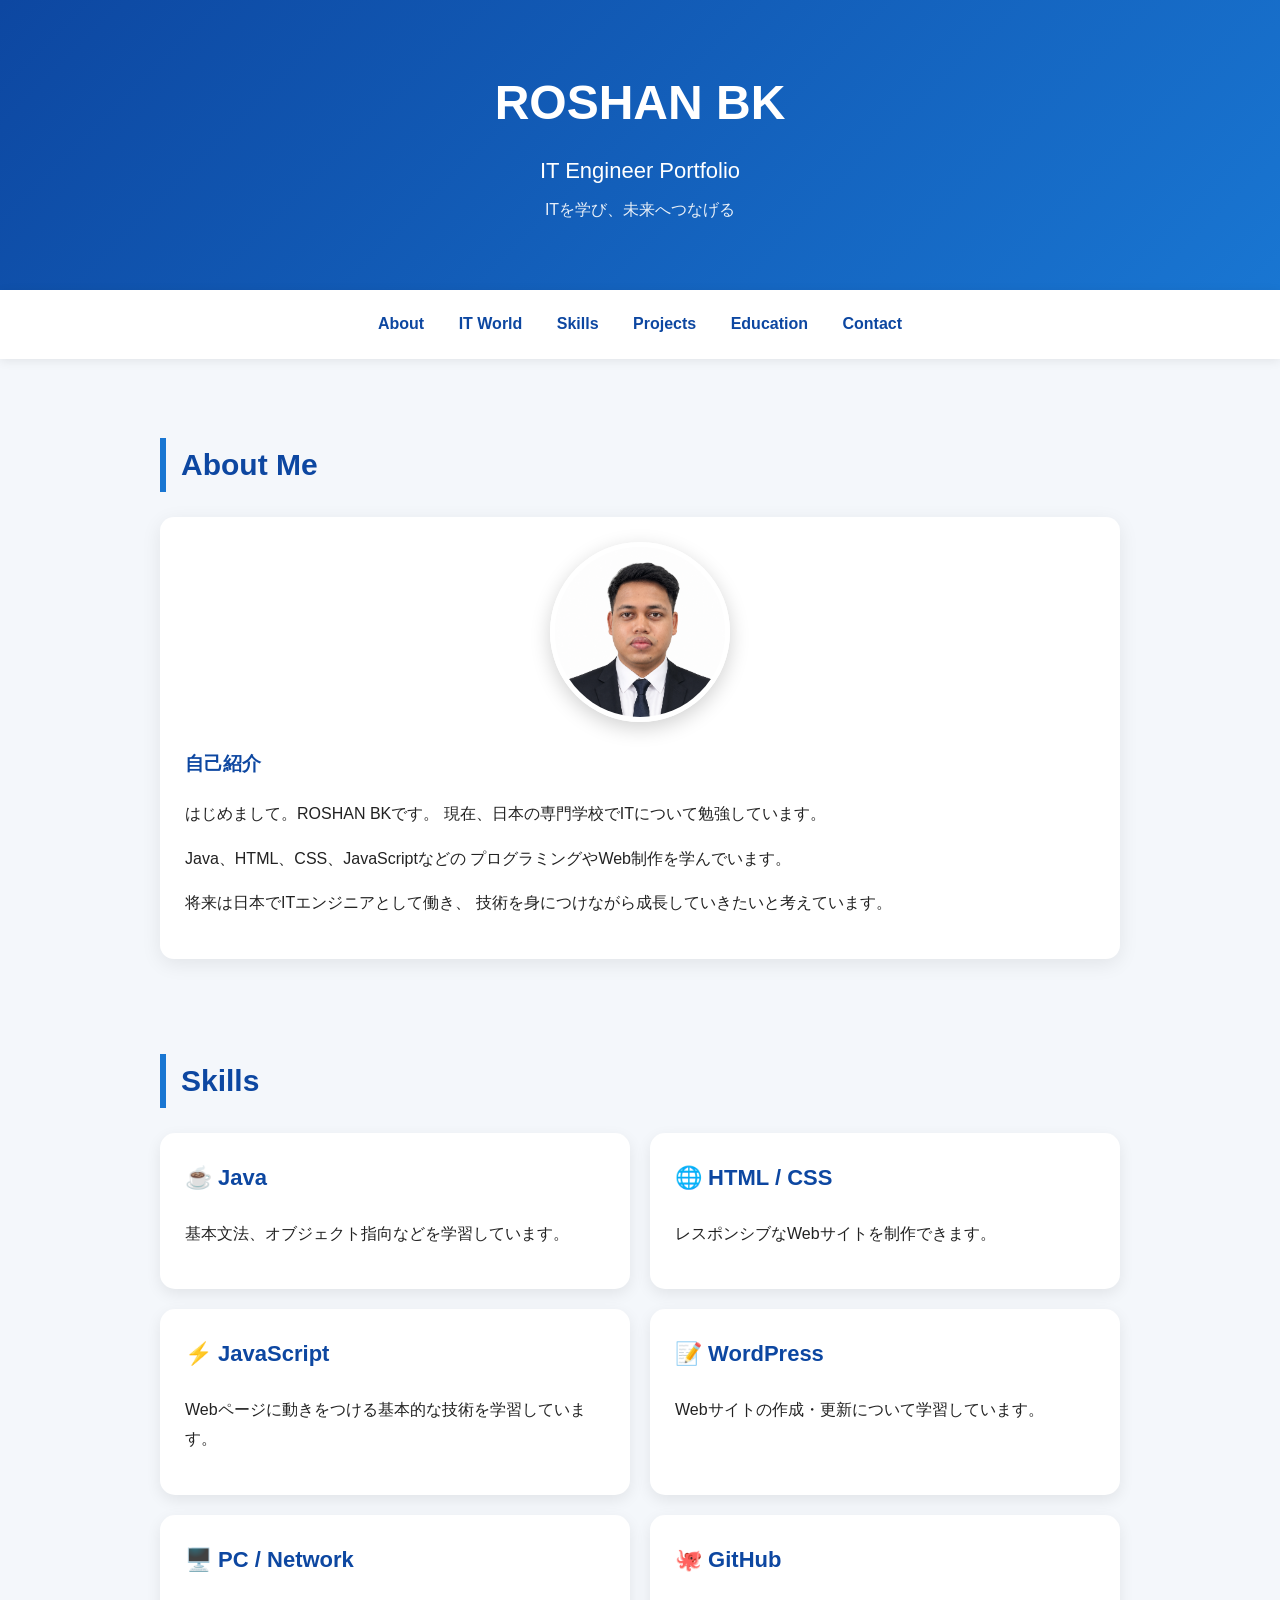
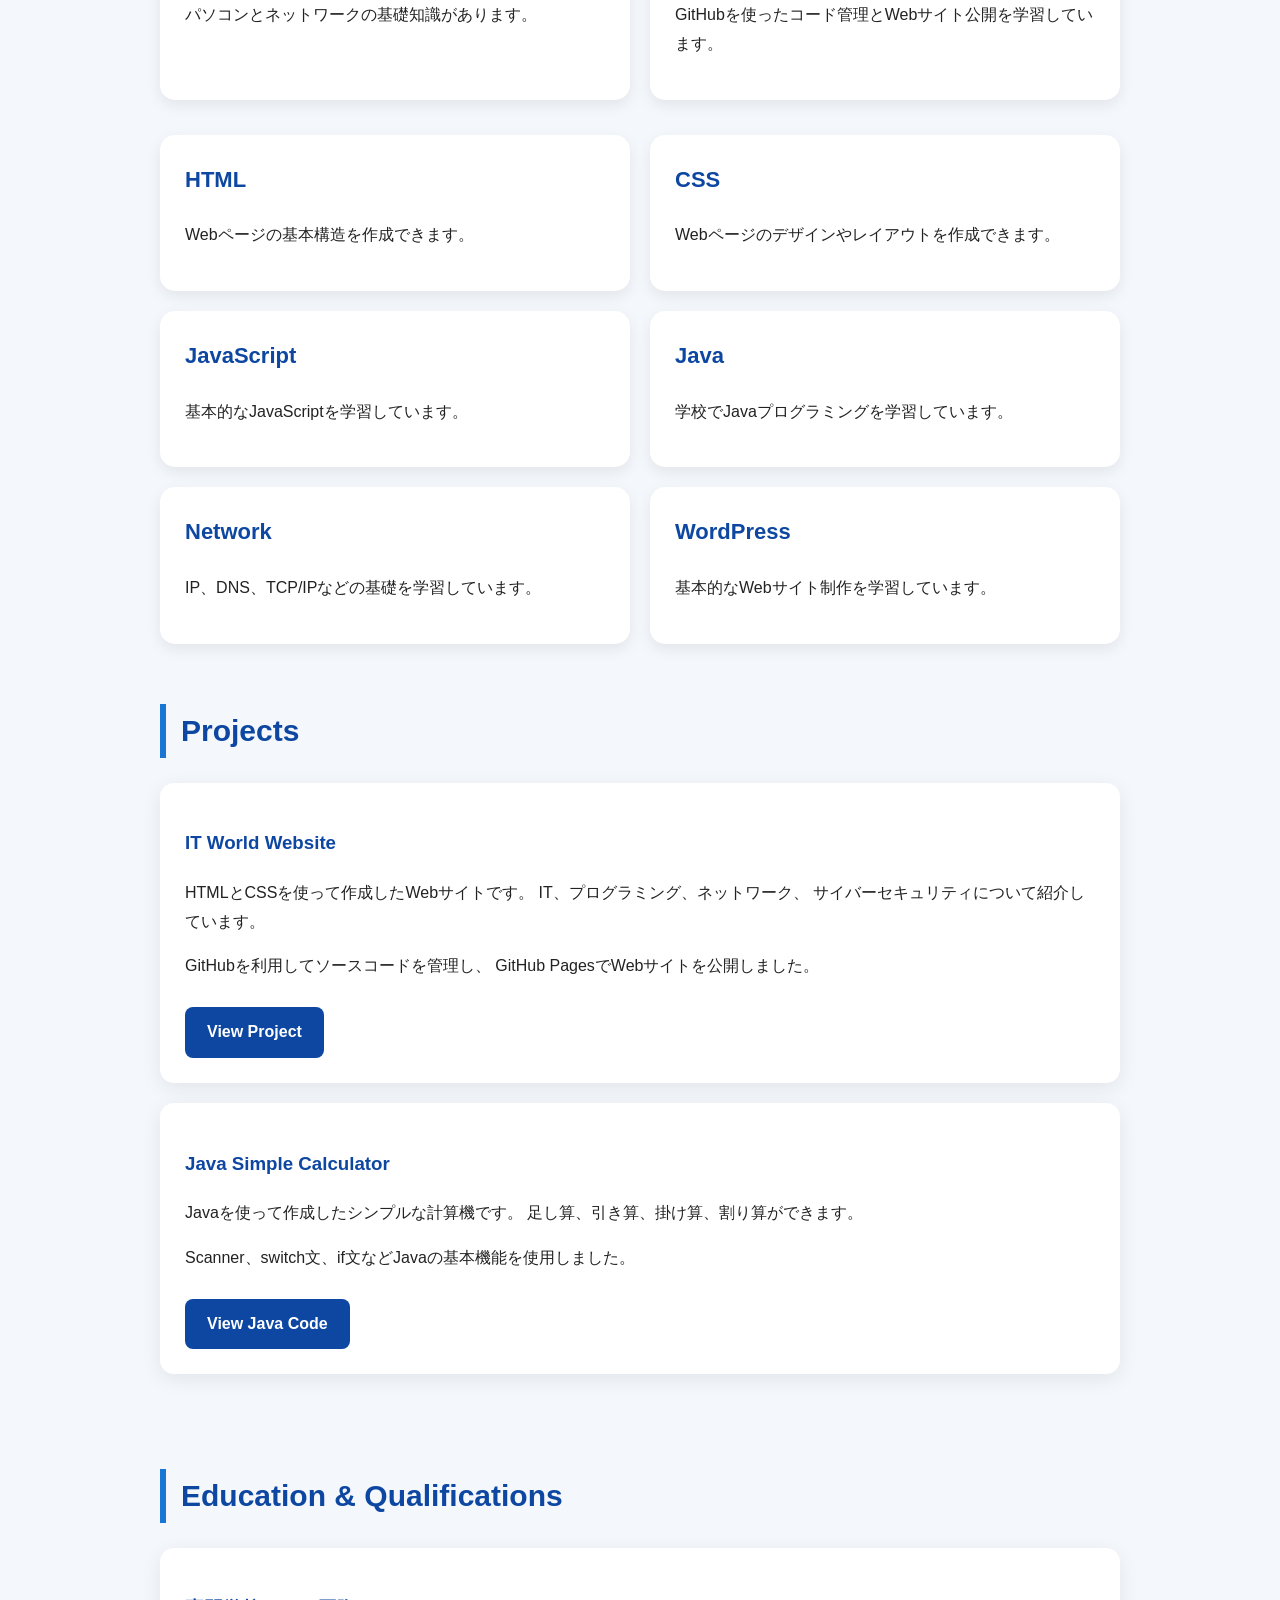
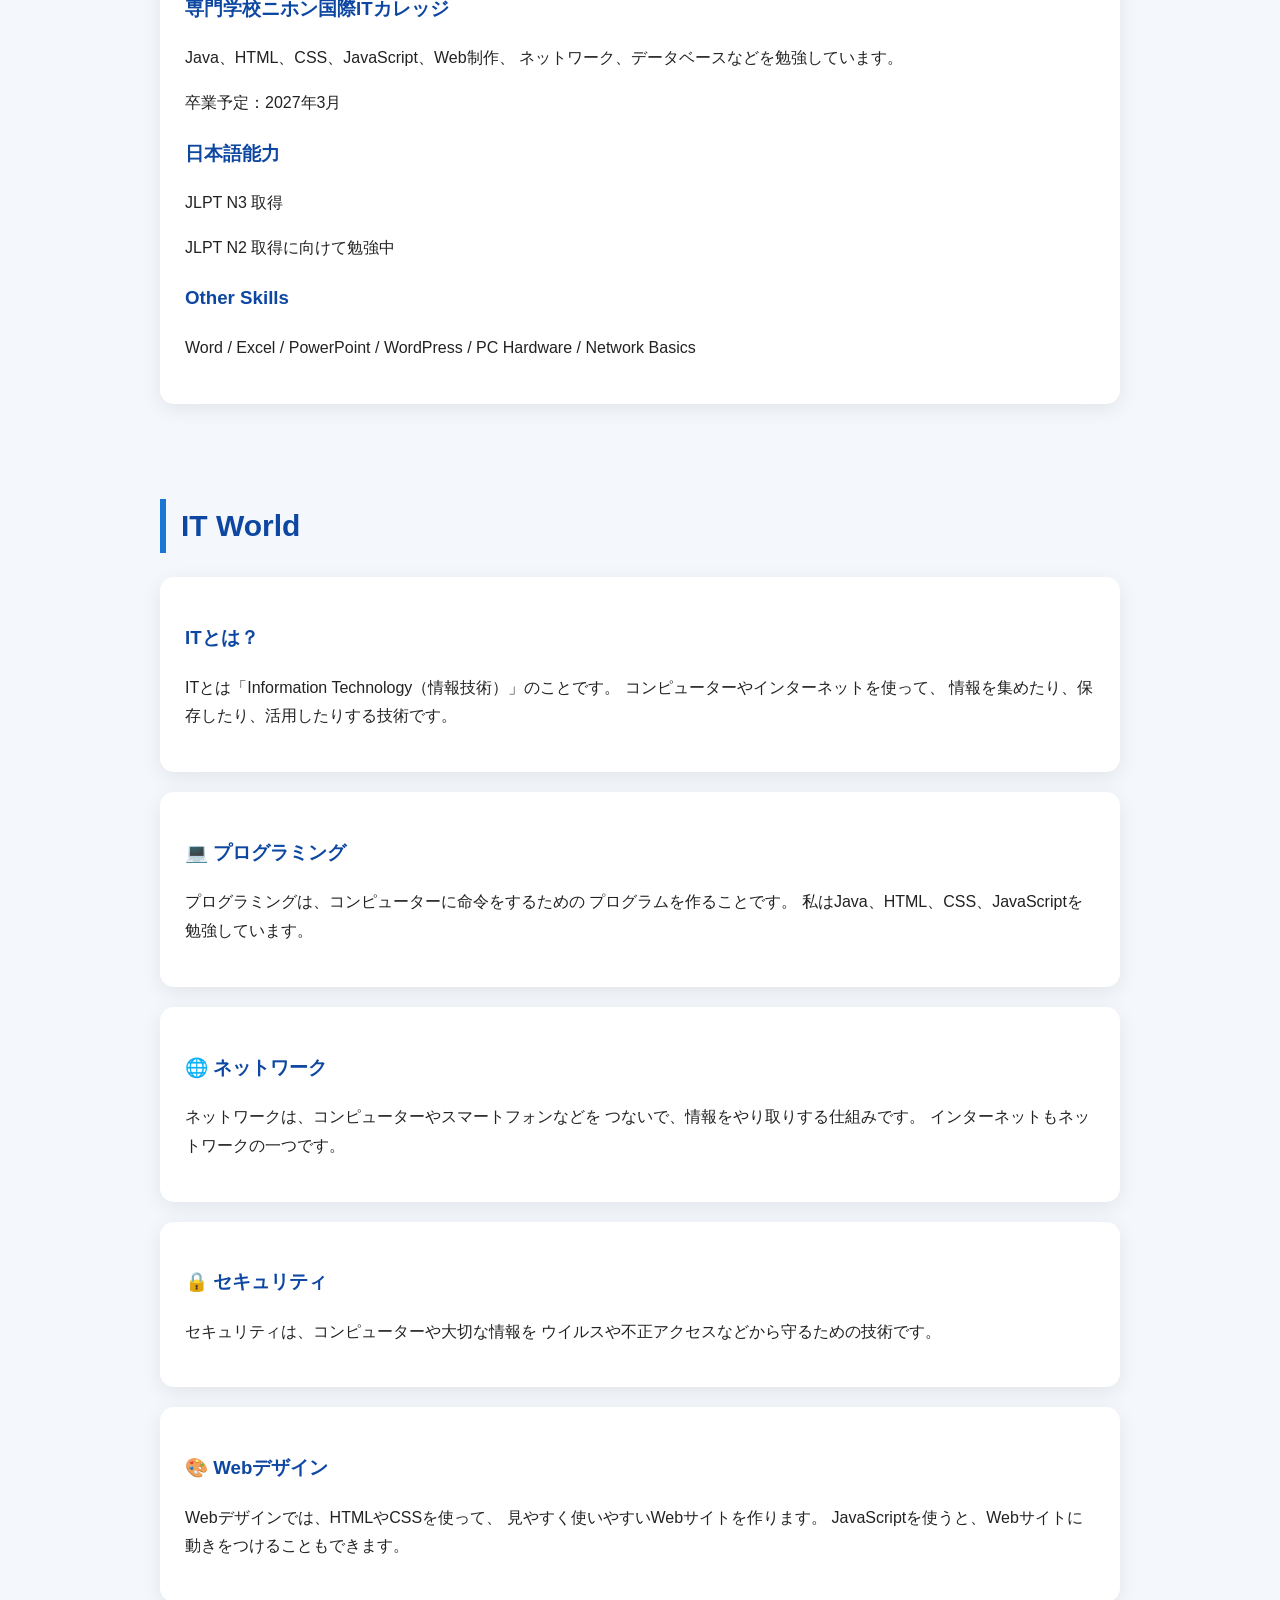
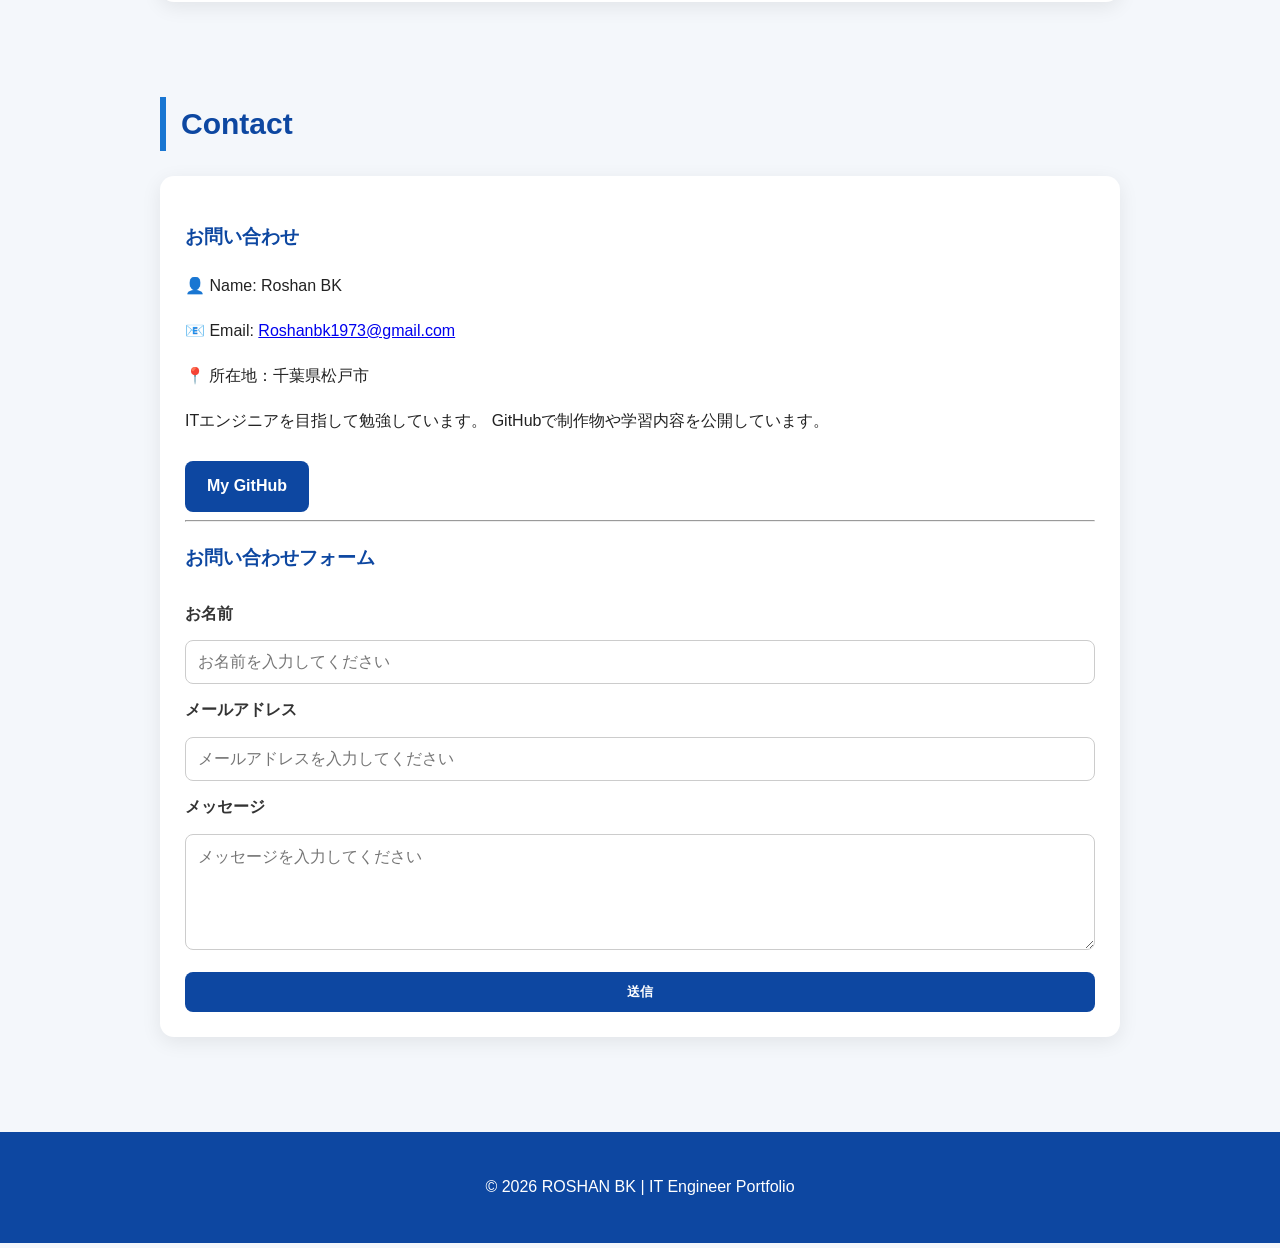
<file: index.html>
<!DOCTYPE html>
<html lang="ja">
<head>
    <meta charset="UTF-8">
    <meta name="viewport" content="width=device-width, initial-scale=1.0">
    <title>ROSHAN BK | IT Engineer Portfolio</title>
    <link rel="stylesheet" href="style.css">
</head>

<body>

<header>
    <h1>ROSHAN BK</h1>
    <p>IT Engineer Portfolio</p>
    <p class="tagline">ITを学び、未来へつなげる</p>
</header>

<nav>
    <a href="#about">About</a>
    <a href="#it-world">IT World</a>
    <a href="#skills">Skills</a>
    <a href="#projects">Projects</a>
    <a href="#education">Education</a>
    <a href="#contact">Contact</a>
</nav>

<main>

<section id="about">
    <h2>About Me</h2>

        <div class="card">

    <img src="D27F6E46-1B31-478A-BAFC-B58C9199B82A.png"
         alt="Roshan BK"
         class="profile-photo">

    <h3>自己紹介</h3>

        <p>
            はじめまして。ROSHAN BKです。
            現在、日本の専門学校でITについて勉強しています。
        </p>

        <p>
            Java、HTML、CSS、JavaScriptなどの
            プログラミングやWeb制作を学んでいます。
        </p>

        <p>
            将来は日本でITエンジニアとして働き、
            技術を身につけながら成長していきたいと考えています。
        </p>
    </div>
</section>


<section id="skills">
    <h2>Skills</h2>

    <div class="skills">

        <div class="skill-card">
            <h3>☕ Java</h3>
            <p>基本文法、オブジェクト指向などを学習しています。</p>
        </div>

        <div class="skill-card">
            <h3>🌐 HTML / CSS</h3>
            <p>レスポンシブなWebサイトを制作できます。</p>
        </div>

        <div class="skill-card">
            <h3>⚡ JavaScript</h3>
            <p>Webページに動きをつける基本的な技術を学習しています。</p>
        </div>

        <div class="skill-card">
            <h3>📝 WordPress</h3>
            <p>Webサイトの作成・更新について学習しています。</p>
        </div>

        <div class="skill-card">
            <h3>🖥️ PC / Network</h3>
            <p>パソコンとネットワークの基礎知識があります。</p>
        </div>

        <div class="skill-card">
            <h3>🐙 GitHub</h3>
            <p>GitHubを使ったコード管理とWebサイト公開を学習しています。</p>
        </div>

    </div>
</section>

    <div class="skills">

        <div class="skill-card">
            <h3>HTML</h3>
            <p>Webページの基本構造を作成できます。</p>
        </div>

        <div class="skill-card">
            <h3>CSS</h3>
            <p>Webページのデザインやレイアウトを作成できます。</p>
        </div>

        <div class="skill-card">
            <h3>JavaScript</h3>
            <p>基本的なJavaScriptを学習しています。</p>
        </div>

        <div class="skill-card">
            <h3>Java</h3>
            <p>学校でJavaプログラミングを学習しています。</p>
        </div>

        <div class="skill-card">
            <h3>Network</h3>
            <p>IP、DNS、TCP/IPなどの基礎を学習しています。</p>
        </div>

        <div class="skill-card">
            <h3>WordPress</h3>
            <p>基本的なWebサイト制作を学習しています。</p>
        </div>

    </div>
</section>


<section id="projects">
    <h2>Projects</h2>

    <div class="card">
        <h3>IT World Website</h3>

        <p>
            HTMLとCSSを使って作成したWebサイトです。
            IT、プログラミング、ネットワーク、
            サイバーセキュリティについて紹介しています。
        </p>

        <p>
            GitHubを利用してソースコードを管理し、
            GitHub PagesでWebサイトを公開しました。
        </p>

        <a class="button"
           href="https://roshanbk1973.github.io/IT-WORLD-/"
           target="_blank">
           View Project
        </a>
    </div>
    <div class="card">
    <h3>Java Simple Calculator</h3>

    <p>
        Javaを使って作成したシンプルな計算機です。
        足し算、引き算、掛け算、割り算ができます。
    </p>

    <p>
        Scanner、switch文、if文などJavaの基本機能を使用しました。
    </p>

    <a class="button"
       href="https://github.com/Roshanbk1973/IT-WORLD-/blob/main/SimpleCalculator.java"
       target="_blank">
        View Java Code
    </a>
</div>
</section>


<section id="education">
    <h2>Education & Qualifications</h2>

    <div class="card">

        <h3>専門学校ニホン国際ITカレッジ</h3>

        <p>
    Java、HTML、CSS、JavaScript、Web制作、
    ネットワーク、データベースなどを勉強しています。
</p>

        <p>
            卒業予定：2027年3月
        </p>
<h3>日本語能力</h3>
<p>JLPT N3 取得</p>
<p>JLPT N2 取得に向けて勉強中</p>

        <h3>Other Skills</h3>

        <p>
            Word / Excel / PowerPoint / WordPress / PC Hardware / Network Basics
        </p>

    </div>
</section>

<section id="it-world">
    <h2>IT World</h2>

    <div class="card">
        <h3>ITとは？</h3>
        <p>
            ITとは「Information Technology（情報技術）」のことです。
            コンピューターやインターネットを使って、
            情報を集めたり、保存したり、活用したりする技術です。
        </p>
    </div>

    <div class="card">
        <h3>💻 プログラミング</h3>
        <p>
            プログラミングは、コンピューターに命令をするための
            プログラムを作ることです。
            私はJava、HTML、CSS、JavaScriptを勉強しています。
        </p>
    </div>

    <div class="card">
        <h3>🌐 ネットワーク</h3>
        <p>
            ネットワークは、コンピューターやスマートフォンなどを
            つないで、情報をやり取りする仕組みです。
            インターネットもネットワークの一つです。
        </p>
    </div>

    <div class="card">
        <h3>🔒 セキュリティ</h3>
        <p>
            セキュリティは、コンピューターや大切な情報を
            ウイルスや不正アクセスなどから守るための技術です。
        </p>
    </div>

    <div class="card">
        <h3>🎨 Webデザイン</h3>
        <p>
            Webデザインでは、HTMLやCSSを使って、
            見やすく使いやすいWebサイトを作ります。
            JavaScriptを使うと、Webサイトに動きをつけることもできます。
        </p>
    </div>
</section>
<section id="contact">
    <h2>Contact</h2>

    <div class="card">
        <h3>お問い合わせ</h3>

        <p>👤 Name: Roshan BK</p>

        <p>
            📧 Email:
            <a href="mailto:Roshanbk1973@gmail.com">
                Roshanbk1973@gmail.com
            </a>
        </p>

        <p>📍 所在地：千葉県松戸市</p>

        <p>
            ITエンジニアを目指して勉強しています。
            GitHubで制作物や学習内容を公開しています。
        </p>

        <a href="https://github.com/Roshanbk1973"
           target="_blank"
           class="button">
            My GitHub
        </a>
        <hr>

<h3>お問い合わせフォーム</h3>

<form class="contact-form"
      action="https://formspree.io/f/mgaooley"
      method="POST">

    <label for="name">お名前</label>
    <input type="text" id="name" name="name"
           placeholder="お名前を入力してください" required>

    <label for="email">メールアドレス</label>
    <input type="email" id="email" name="email"
           placeholder="メールアドレスを入力してください" required>

    <label for="message">メッセージ</label>
    <textarea id="message" name="message" rows="5"
              placeholder="メッセージを入力してください" required></textarea>

    <button type="submit" class="button">送信</button>
</form>

</div>
</section>

</main>

<footer>
    <p>© 2026 ROSHAN BK | IT Engineer Portfolio</p>
</footer>

<script src="script.js"></script>

</body>
</html>
</file>
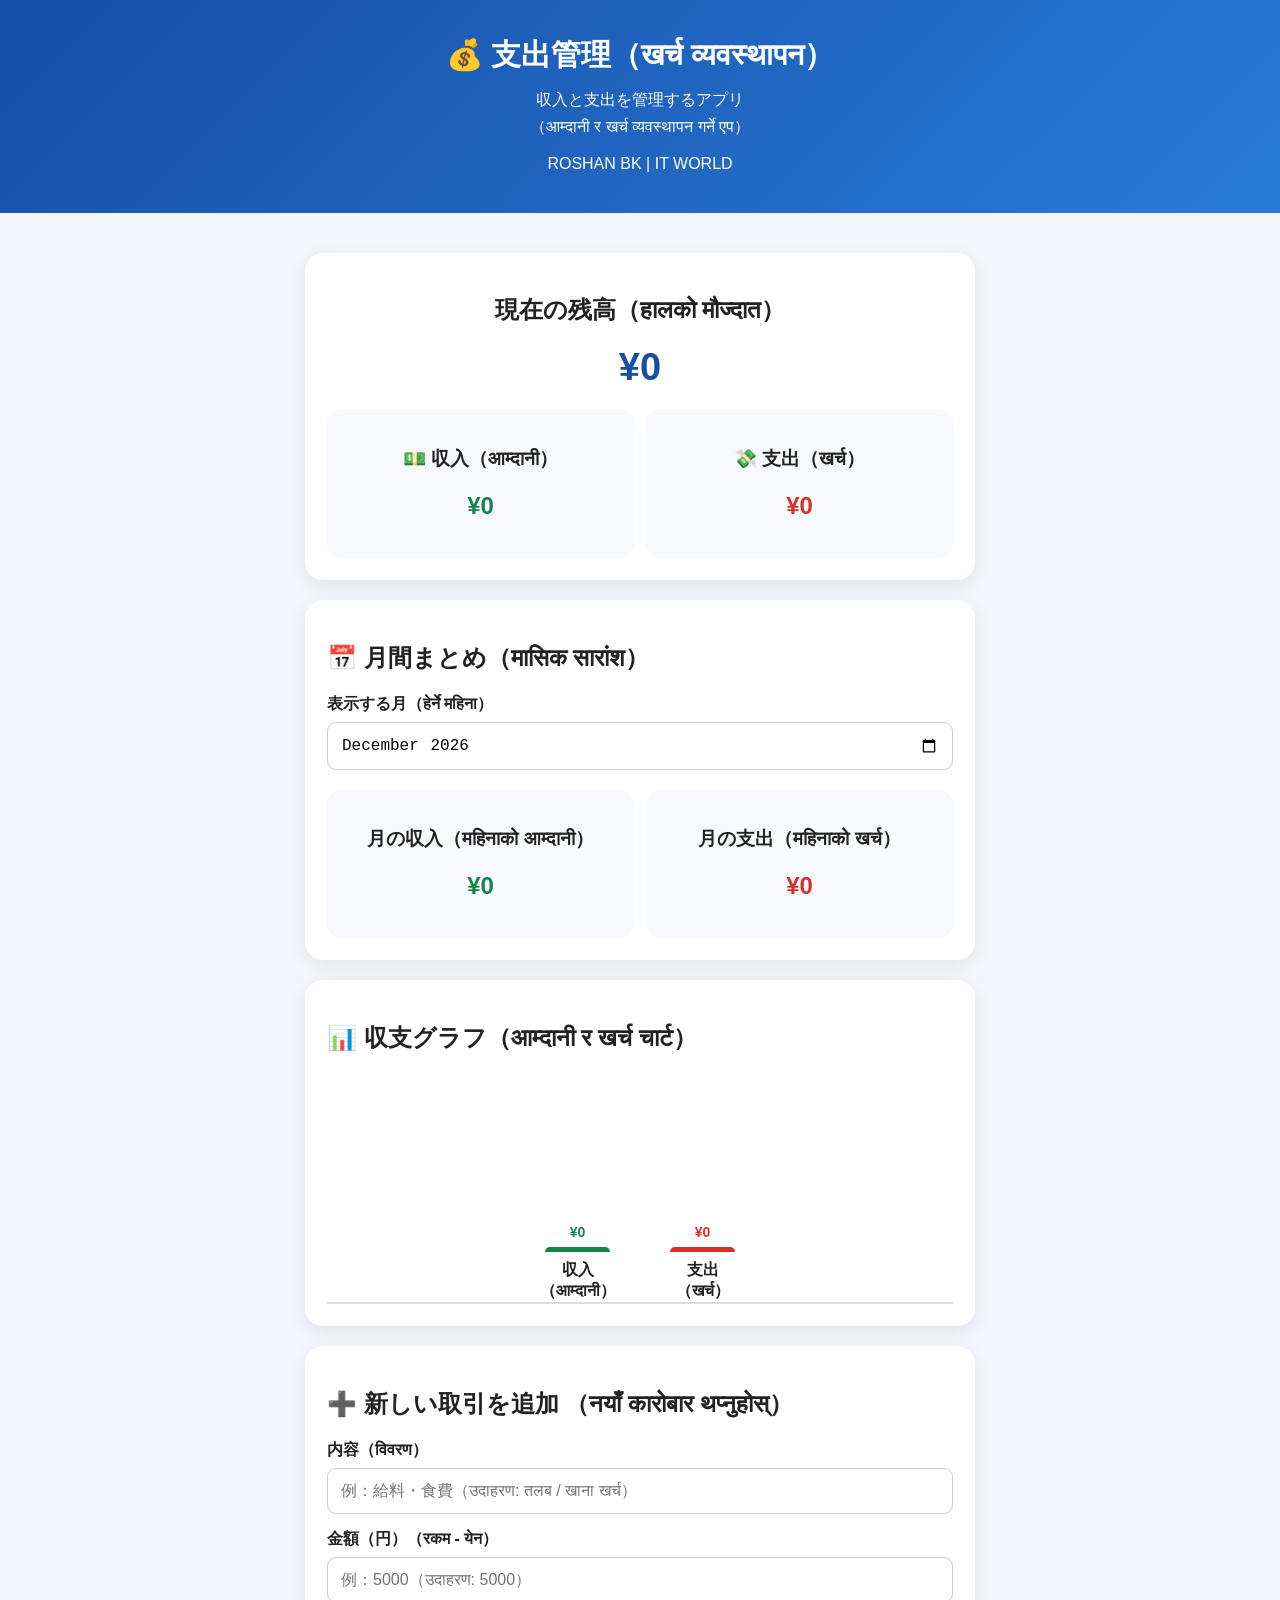
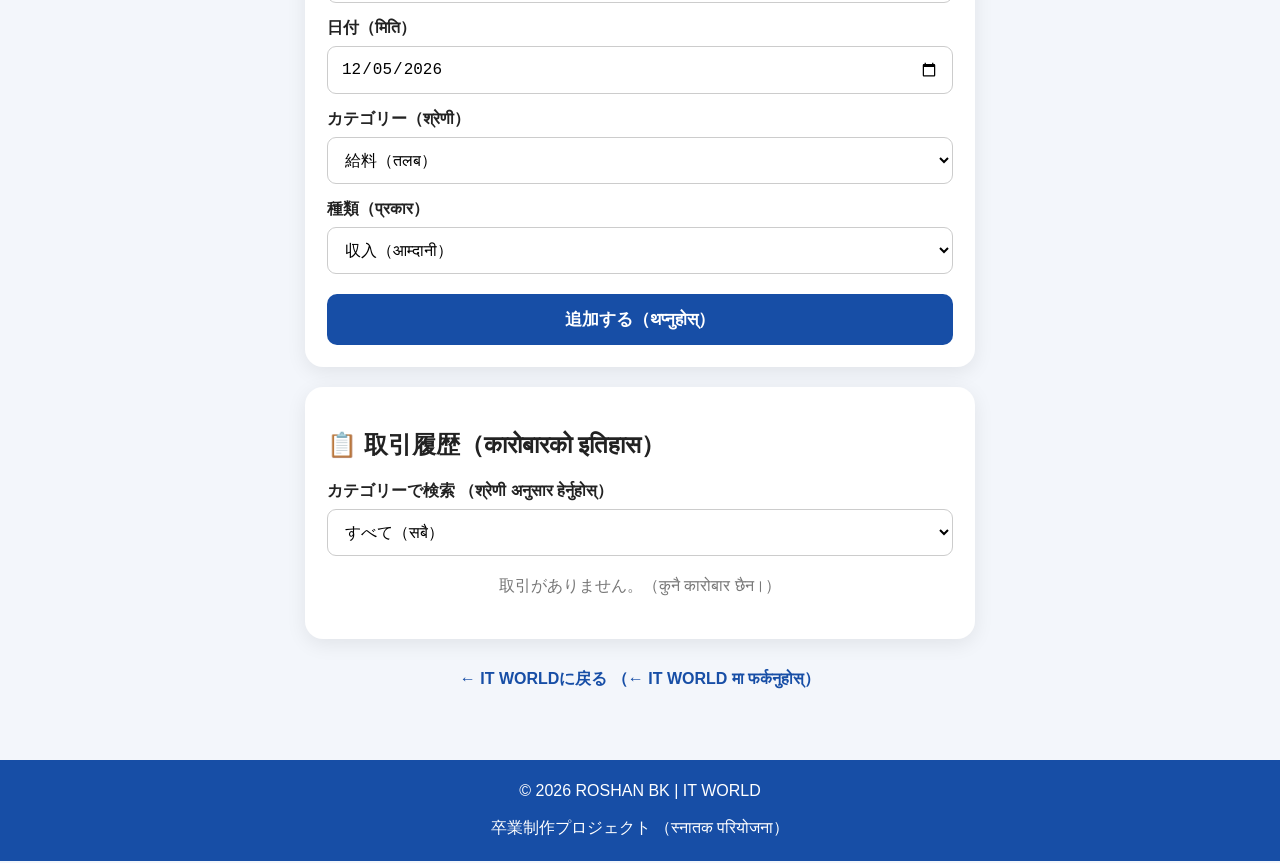
<file: expense-tracker.html>
<!DOCTYPE html>
<html lang="ja">
<head>
<meta charset="UTF-8">
<meta name="viewport" content="width=device-width, initial-scale=1.0">

<title>支出管理（खर्च व्यवस्थापन）| ROSHAN BK</title>

<style>
* {
    box-sizing: border-box;
}

body {
    margin: 0;
    font-family: Arial, "Noto Sans JP", sans-serif;
    background: #f3f6fb;
    color: #222;
}

header {
    background: linear-gradient(135deg, #174ea6, #287bd8);
    color: white;
    text-align: center;
    padding: 35px 15px;
}

header h1 {
    margin: 0;
    font-size: 30px;
}

header p {
    margin: 10px 0 0;
    line-height: 1.7;
}

.container {
    max-width: 700px;
    margin: 25px auto;
    padding: 15px;
}

.card {
    background: white;
    padding: 22px;
    border-radius: 18px;
    margin-bottom: 20px;
    box-shadow: 0 5px 20px rgba(0,0,0,0.08);
}

.balance {
    text-align: center;
}

#balance {
    font-size: 38px;
    font-weight: bold;
    color: #174ea6;
}

.summary {
    display: grid;
    grid-template-columns: 1fr 1fr;
    gap: 12px;
    margin-top: 20px;
}

.summary-box {
    background: #f7f9fd;
    padding: 18px 8px;
    border-radius: 14px;
    text-align: center;
}

.income {
    color: #168447;
}

.expense {
    color: #d93025;
}

label {
    display: block;
    margin-top: 15px;
    margin-bottom: 7px;
    font-weight: bold;
}

input,
select {
    width: 100%;
    padding: 13px;
    border: 1px solid #ccc;
    border-radius: 9px;
    font-size: 16px;
    background: white;
}

.add-btn {
    width: 100%;
    border: none;
    border-radius: 10px;
    padding: 14px;
    margin-top: 20px;
    background: #174ea6;
    color: white;
    font-size: 17px;
    font-weight: bold;
    cursor: pointer;
}

.transaction {
    display: flex;
    align-items: center;
    gap: 10px;
    background: #f8faff;
    padding: 14px;
    margin-top: 10px;
    border-radius: 12px;
}

.transaction-info {
    flex: 1;
    min-width: 0;
}

.transaction-info strong {
    display: block;
    word-break: break-word;
}

.transaction-info small {
    display: block;
    color: #666;
    margin-top: 4px;
}

.amount-income {
    color: #168447;
    font-weight: bold;
}

.amount-expense {
    color: #d93025;
    font-weight: bold;
}

.delete-btn {
    border: none;
    background: #d93025;
    color: white;
    border-radius: 7px;
    padding: 8px;
    cursor: pointer;
}

.empty {
    text-align: center;
    color: #777;
    padding: 20px;
}

.chart-container {
    display: flex;
    align-items: flex-end;
    justify-content: center;
    gap: 35px;
    height: 230px;
    margin-top: 20px;
    border-bottom: 2px solid #ddd;
}

.chart-item {
    width: 90px;
    height: 100%;
    display: flex;
    flex-direction: column;
    justify-content: flex-end;
    align-items: center;
}

.bar {
    width: 65px;
    min-height: 5px;
    border-radius: 10px 10px 0 0;
    transition: height 0.3s;
}

.income-bar {
    background: #168447;
}

.expense-bar {
    background: #d93025;
}

.chart-value {
    font-weight: bold;
    margin-bottom: 7px;
    font-size: 14px;
}

.chart-label {
    margin-top: 8px;
    font-weight: bold;
    text-align: center;
}

.back {
    display: block;
    text-align: center;
    margin: 30px 0;
    color: #174ea6;
    text-decoration: none;
    font-weight: bold;
}

footer {
    text-align: center;
    background: #174ea6;
    color: white;
    padding: 22px;
}

@media(max-width:600px) {
    header h1 {
        font-size: 25px;
    }

    .container {
        padding: 10px;
    }

    #balance {
        font-size: 32px;
    }

    .transaction {
        flex-wrap: wrap;
    }

    .chart-container {
        gap: 20px;
    }
}
</style>
</head>

<body>

<header>

<h1>
💰 支出管理（खर्च व्यवस्थापन）
</h1>

<p>
収入と支出を管理するアプリ<br>
（आम्दानी र खर्च व्यवस्थापन गर्ने एप）
</p>

<p>
ROSHAN BK | IT WORLD
</p>

</header>


<main class="container">


<!-- BALANCE -->

<section class="card balance">

<h2>
現在の残高（हालको मौज्दात）
</h2>

<div id="balance">¥0</div>


<div class="summary">

<div class="summary-box">

<h3>
💵 収入（आम्दानी）
</h3>

<h2
class="income"
id="income">
¥0
</h2>

</div>


<div class="summary-box">

<h3>
💸 支出（खर्च）
</h3>

<h2
class="expense"
id="expense">
¥0
</h2>

</div>

</div>

</section>


<!-- MONTHLY SUMMARY -->

<section class="card">

<h2>
📅 月間まとめ（मासिक सारांश）
</h2>

<label for="monthFilter">
表示する月（हेर्ने महिना）
</label>

<input
type="month"
id="monthFilter"
onchange="updateApp()"
>

<div class="summary">

<div class="summary-box">

<h3>
月の収入（महिनाको आम्दानी）
</h3>

<h2
class="income"
id="monthlyIncome">
¥0
</h2>

</div>


<div class="summary-box">

<h3>
月の支出（महिनाको खर्च）
</h3>

<h2
class="expense"
id="monthlyExpense">
¥0
</h2>

</div>

</div>

</section>


<!-- CHART -->

<section class="card">

<h2>
📊 収支グラフ（आम्दानी र खर्च चार्ट）
</h2>

<div class="chart-container">

<div class="chart-item">

<div
class="chart-value income"
id="incomeChartValue">
¥0
</div>

<div
class="bar income-bar"
id="incomeBar">
</div>

<div class="chart-label">
収入<br>（आम्दानी）
</div>

</div>


<div class="chart-item">

<div
class="chart-value expense"
id="expenseChartValue">
¥0
</div>

<div
class="bar expense-bar"
id="expenseBar">
</div>

<div class="chart-label">
支出<br>（खर्च）
</div>

</div>

</div>

</section>


<!-- ADD TRANSACTION -->

<section class="card">

<h2>
➕ 新しい取引を追加
（नयाँ कारोबार थप्नुहोस्）
</h2>


<label for="description">
内容（विवरण）
</label>

<input
type="text"
id="description"
placeholder="例：給料・食費（उदाहरण: तलब / खाना खर्च）"
>


<label for="amount">
金額（円）（रकम - येन）
</label>

<input
type="number"
id="amount"
min="1"
placeholder="例：5000（उदाहरण: 5000）"
>


<label for="date">
日付（मिति）
</label>

<input
type="date"
id="date"
>


<label for="category">
カテゴリー（श्रेणी）
</label>

<select id="category">

<option value="給料">
給料（तलब）
</option>

<option value="食費">
食費（खाना खर्च）
</option>

<option value="交通費">
交通費（यातायात खर्च）
</option>

<option value="家賃">
家賃（घर भाडा）
</option>

<option value="買い物">
買い物（किनमेल）
</option>

<option value="電気・ガス">
電気・ガス（बिजुली / ग्यास）
</option>

<option value="その他">
その他（अन्य）
</option>

</select>


<label for="type">
種類（प्रकार）
</label>

<select id="type">

<option value="income">
収入（आम्दानी）
</option>

<option value="expense">
支出（खर्च）
</option>

</select>


<button
class="add-btn"
onclick="addTransaction()">

追加する（थप्नुहोस्）

</button>

</section>


<!-- HISTORY -->

<section class="card">

<h2>
📋 取引履歴（कारोबारको इतिहास）
</h2>


<label for="categoryFilter">
カテゴリーで検索
（श्रेणी अनुसार हेर्नुहोस्）
</label>

<select
id="categoryFilter"
onchange="updateApp()">

<option value="all">
すべて（सबै）
</option>

<option value="給料">
給料（तलब）
</option>

<option value="食費">
食費（खाना खर्च）
</option>

<option value="交通費">
交通費（यातायात खर्च）
</option>

<option value="家賃">
家賃（घर भाडा）
</option>

<option value="買い物">
買い物（किनमेल）
</option>

<option value="電気・ガス">
電気・ガス（बिजुली / ग्यास）
</option>

<option value="その他">
その他（अन्य）
</option>

</select>


<div id="transactionList">
</div>

</section>


<a
href="index.html"
class="back">

← IT WORLDに戻る
（← IT WORLD मा फर्कनुहोस्）

</a>

</main>


<footer>

© 2026 ROSHAN BK | IT WORLD

<br><br>

卒業制作プロジェクト
（स्नातक परियोजना）

</footer>


<script>

let transactions =
JSON.parse(
localStorage.getItem("transactions")
) || [];


/* 今日の日付
   (आजको मिति) */

document.getElementById("date").value =
new Date().toISOString().split("T")[0];


/* 今月
   (अहिलेको महिना) */

document.getElementById("monthFilter").value =
new Date().toISOString().slice(0,7);


/* データ保存
   (डाटा सेभ गर्ने) */

function saveData() {

localStorage.setItem(
"transactions",
JSON.stringify(transactions)
);

}


/* 取引追加
   (कारोबार थप्ने) */

function addTransaction() {

const description =
document
.getElementById("description")
.value
.trim();


const amount =
Number(
document
.getElementById("amount")
.value
);


const date =
document
.getElementById("date")
.value;


const category =
document
.getElementById("category")
.value;


const type =
document
.getElementById("type")
.value;


if (
description === "" ||
amount <= 0 ||
date === ""
) {

alert(
"正しく入力してください。\n" +
"（कृपया सबै जानकारी सही रूपमा भर्नुहोस्।）"
);

return;

}


const transaction = {

id: Date.now(),

description: description,

amount: amount,

date: date,

category: category,

type: type

};


transactions.push(transaction);


saveData();

updateApp();


document
.getElementById("description")
.value = "";


document
.getElementById("amount")
.value = "";

}


/* 削除
   (हटाउने) */

function deleteTransaction(id) {

const answer =
confirm(
"この取引を削除しますか？\n" +
"（के तपाईं यो कारोबार हटाउन चाहनुहुन्छ?）"
);


if (!answer) {
return;
}


transactions =
transactions.filter(
item => item.id !== id
);


saveData();

updateApp();

}


/* 画面更新
   (स्क्रिन अपडेट गर्ने) */

function updateApp() {

let totalIncome = 0;

let totalExpense = 0;


transactions.forEach(item => {

if (item.type === "income") {

totalIncome += Number(item.amount);

} else {

totalExpense += Number(item.amount);

}

});


const balance =
totalIncome - totalExpense;


document
.getElementById("income")
.textContent =
"¥" + totalIncome.toLocaleString();


document
.getElementById("expense")
.textContent =
"¥" + totalExpense.toLocaleString();


document
.getElementById("balance")
.textContent =
"¥" + balance.toLocaleString();



/* 月間計算
   (मासिक हिसाब) */

const selectedMonth =
document
.getElementById("monthFilter")
.value;


let monthlyIncome = 0;

let monthlyExpense = 0;


transactions.forEach(item => {

if (
item.date &&
item.date.startsWith(selectedMonth)
) {

if (item.type === "income") {

monthlyIncome += Number(item.amount);

} else {

monthlyExpense += Number(item.amount);

}

}

});


document
.getElementById("monthlyIncome")
.textContent =
"¥" + monthlyIncome.toLocaleString();


document
.getElementById("monthlyExpense")
.textContent =
"¥" + monthlyExpense.toLocaleString();



/* グラフ
   (चार्ट) */

const maxValue =
Math.max(
monthlyIncome,
monthlyExpense,
1
);


const incomeHeight =
(monthlyIncome / maxValue) * 150;


const expenseHeight =
(monthlyExpense / maxValue) * 150;


document
.getElementById("incomeBar")
.style.height =
incomeHeight + "px";


document
.getElementById("expenseBar")
.style.height =
expenseHeight + "px";


document
.getElementById("incomeChartValue")
.textContent =
"¥" + monthlyIncome.toLocaleString();


document
.getElementById("expenseChartValue")
.textContent =
"¥" + monthlyExpense.toLocaleString();



/* 履歴
   (इतिहास) */

const list =
document
.getElementById("transactionList");


list.innerHTML = "";


const categoryFilter =
document
.getElementById("categoryFilter")
.value;


const filteredTransactions =
transactions.filter(item => {

if (categoryFilter === "all") {

return true;

}

return item.category === categoryFilter;

});


if (filteredTransactions.length === 0) {

const empty =
document.createElement("div");


empty.className = "empty";


empty.textContent =
"取引がありません。" +
"（कुनै कारोबार छैन।）";


list.appendChild(empty);

return;

}


filteredTransactions
.slice()
.reverse()
.forEach(item => {


const div =
document.createElement("div");


div.className =
"transaction";


const info =
document.createElement("div");


info.className =
"transaction-info";


const title =
document.createElement("strong");


title.textContent =
item.description;


const details =
document.createElement("small");


details.textContent =
"日付（मिति）: "
+ item.date
+ " | "
+ "カテゴリー（श्रेणी）: "
+ (item.category || "その他");


info.appendChild(title);

info.appendChild(details);


const amount =
document.createElement("span");


amount.className =
item.type === "income"
? "amount-income"
: "amount-expense";


amount.textContent =
(item.type === "income"
? "+"
: "-"
)
+
"¥"
+
Number(item.amount).toLocaleString();


const deleteButton =
document.createElement("button");


deleteButton.className =
"delete-btn";


deleteButton.textContent =
"削除（हटाउनुहोस्）";


deleteButton.onclick =
function() {

deleteTransaction(item.id);

};


div.appendChild(info);

div.appendChild(amount);

div.appendChild(deleteButton);

list.appendChild(div);

});

}


updateApp();

</script>

</body>
</html>
</file>
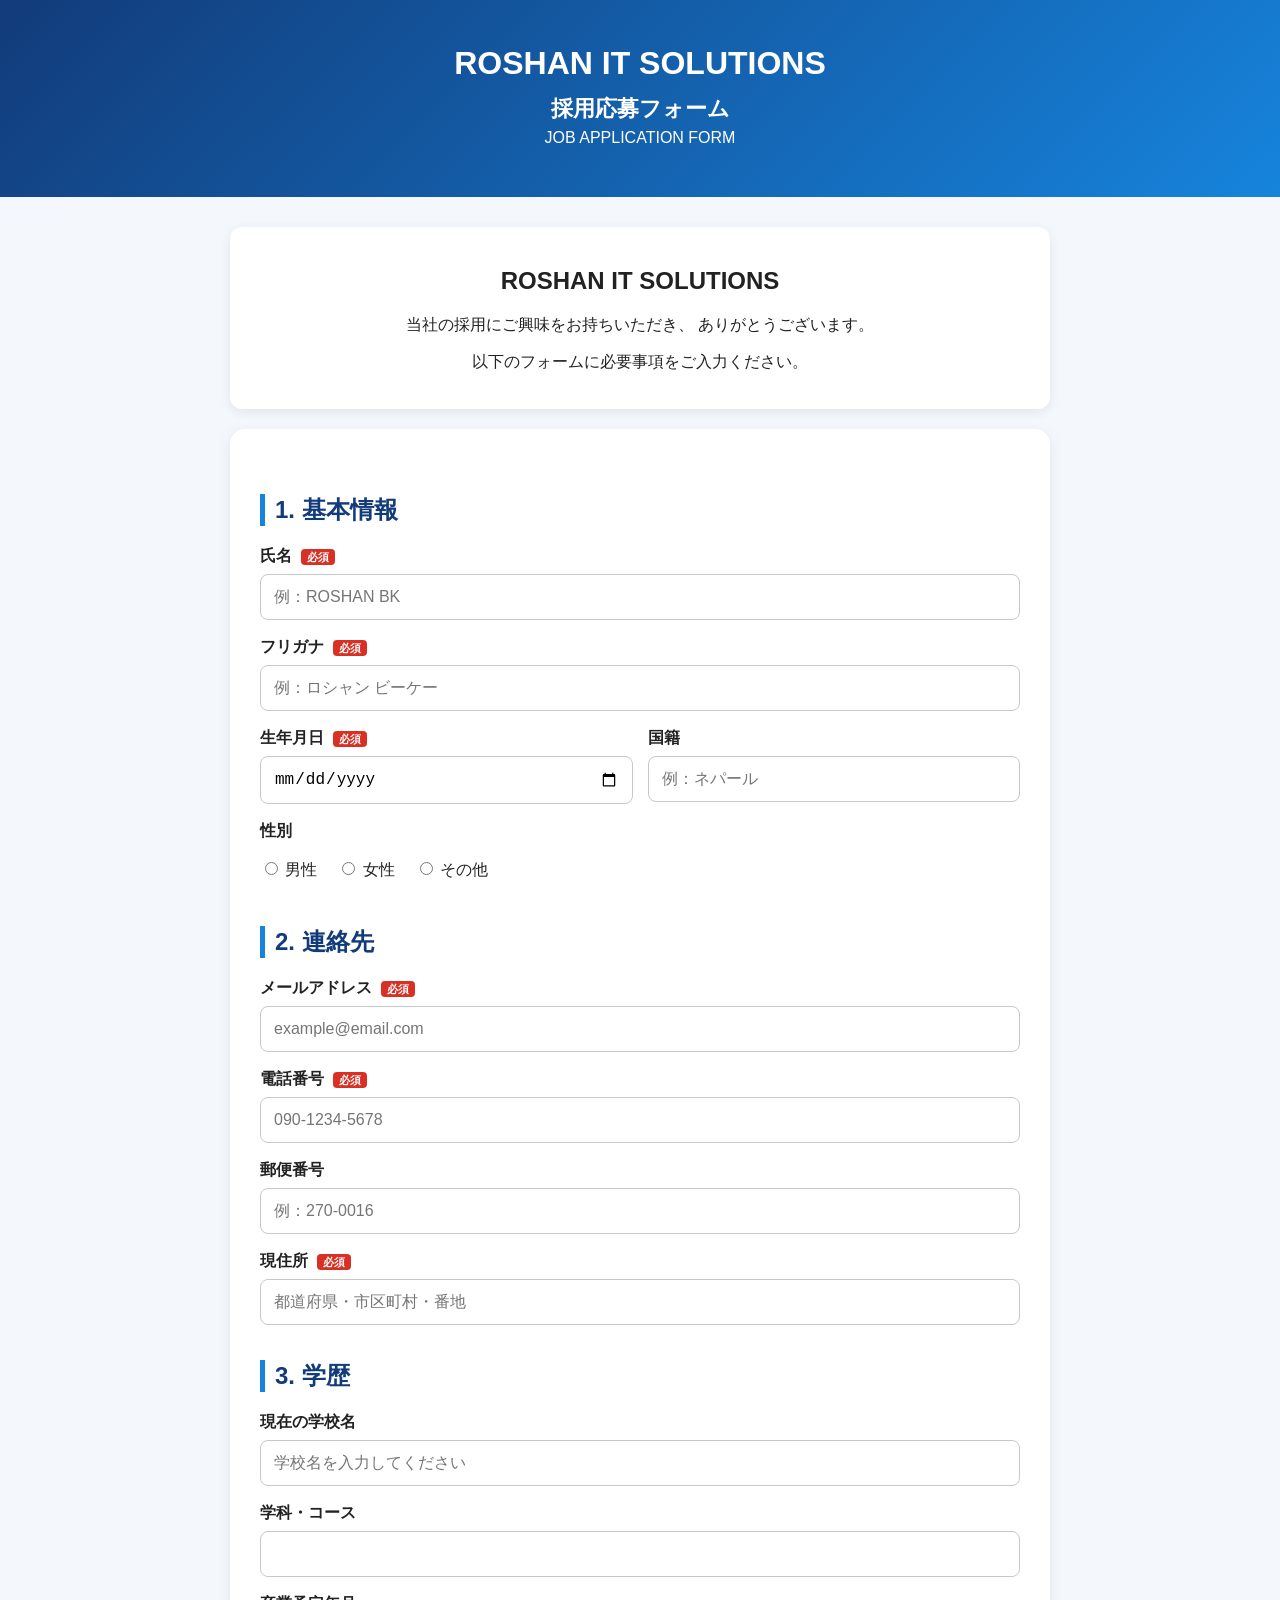
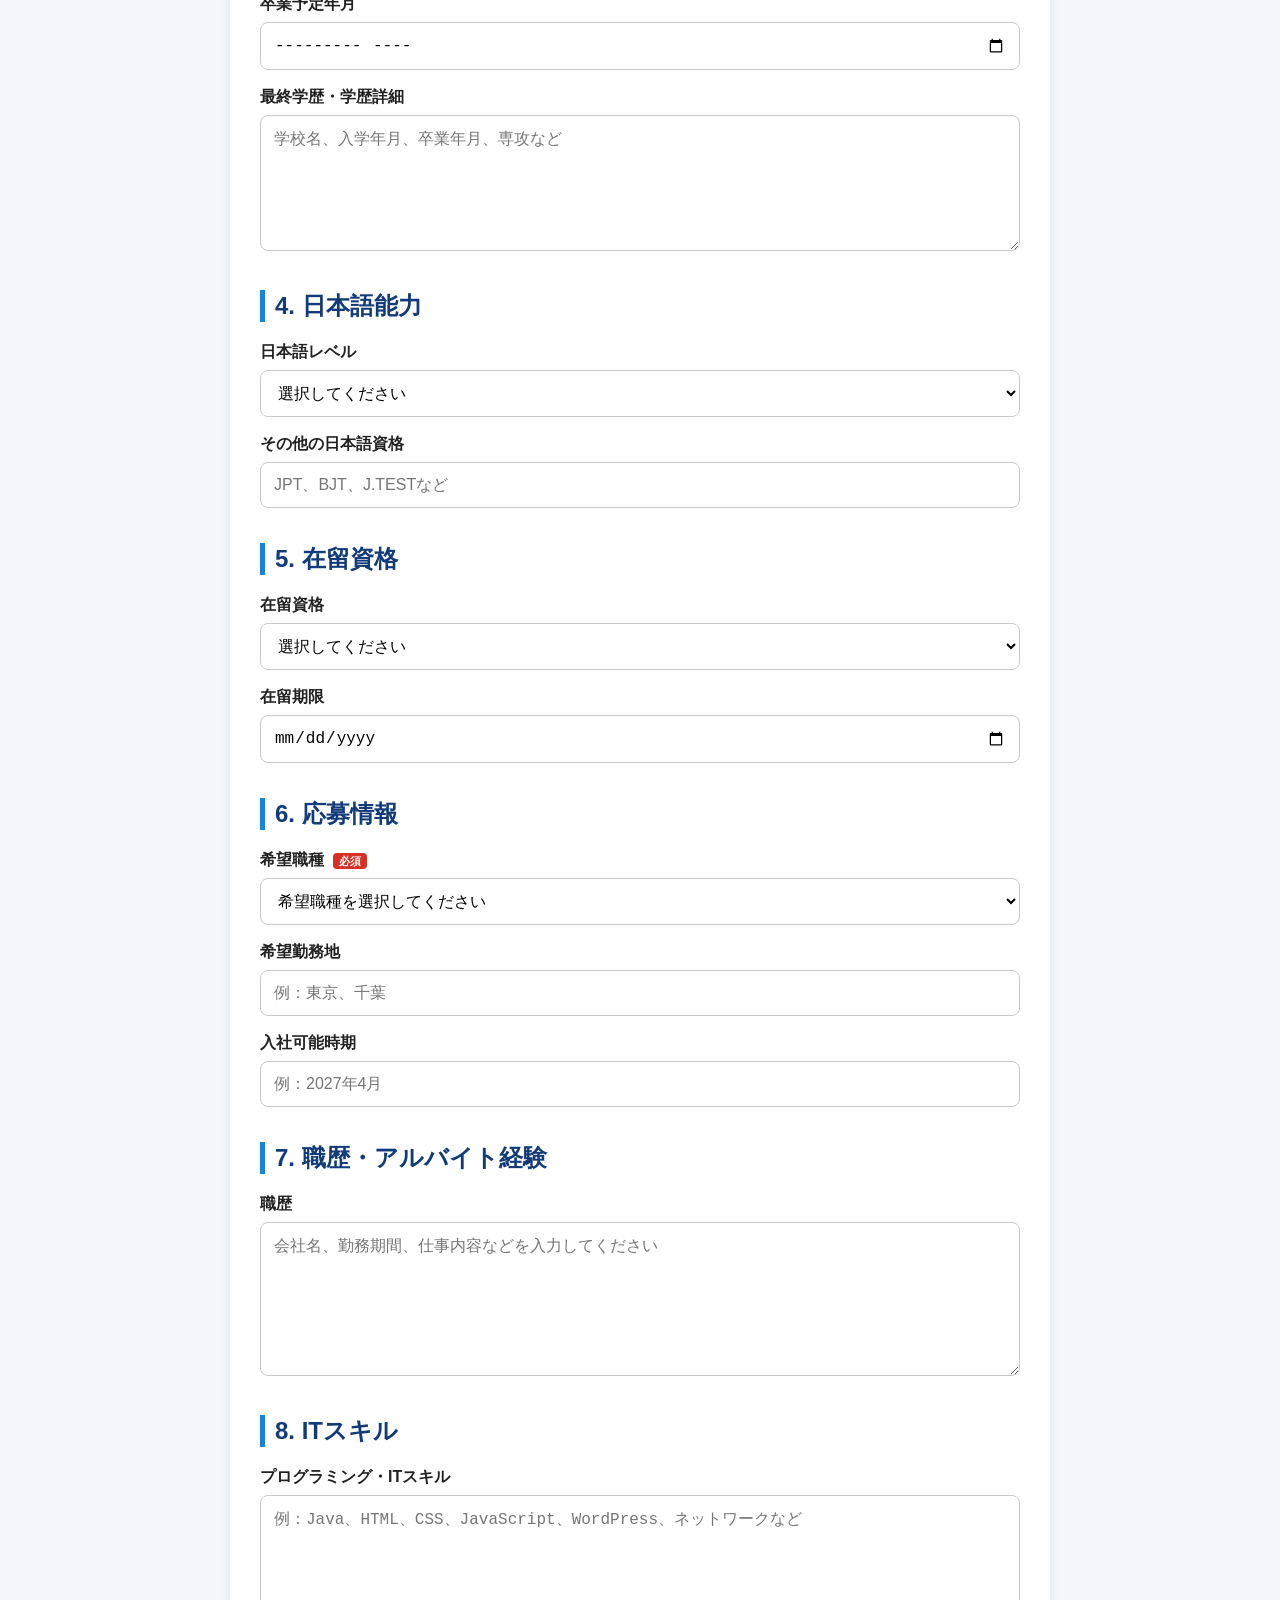
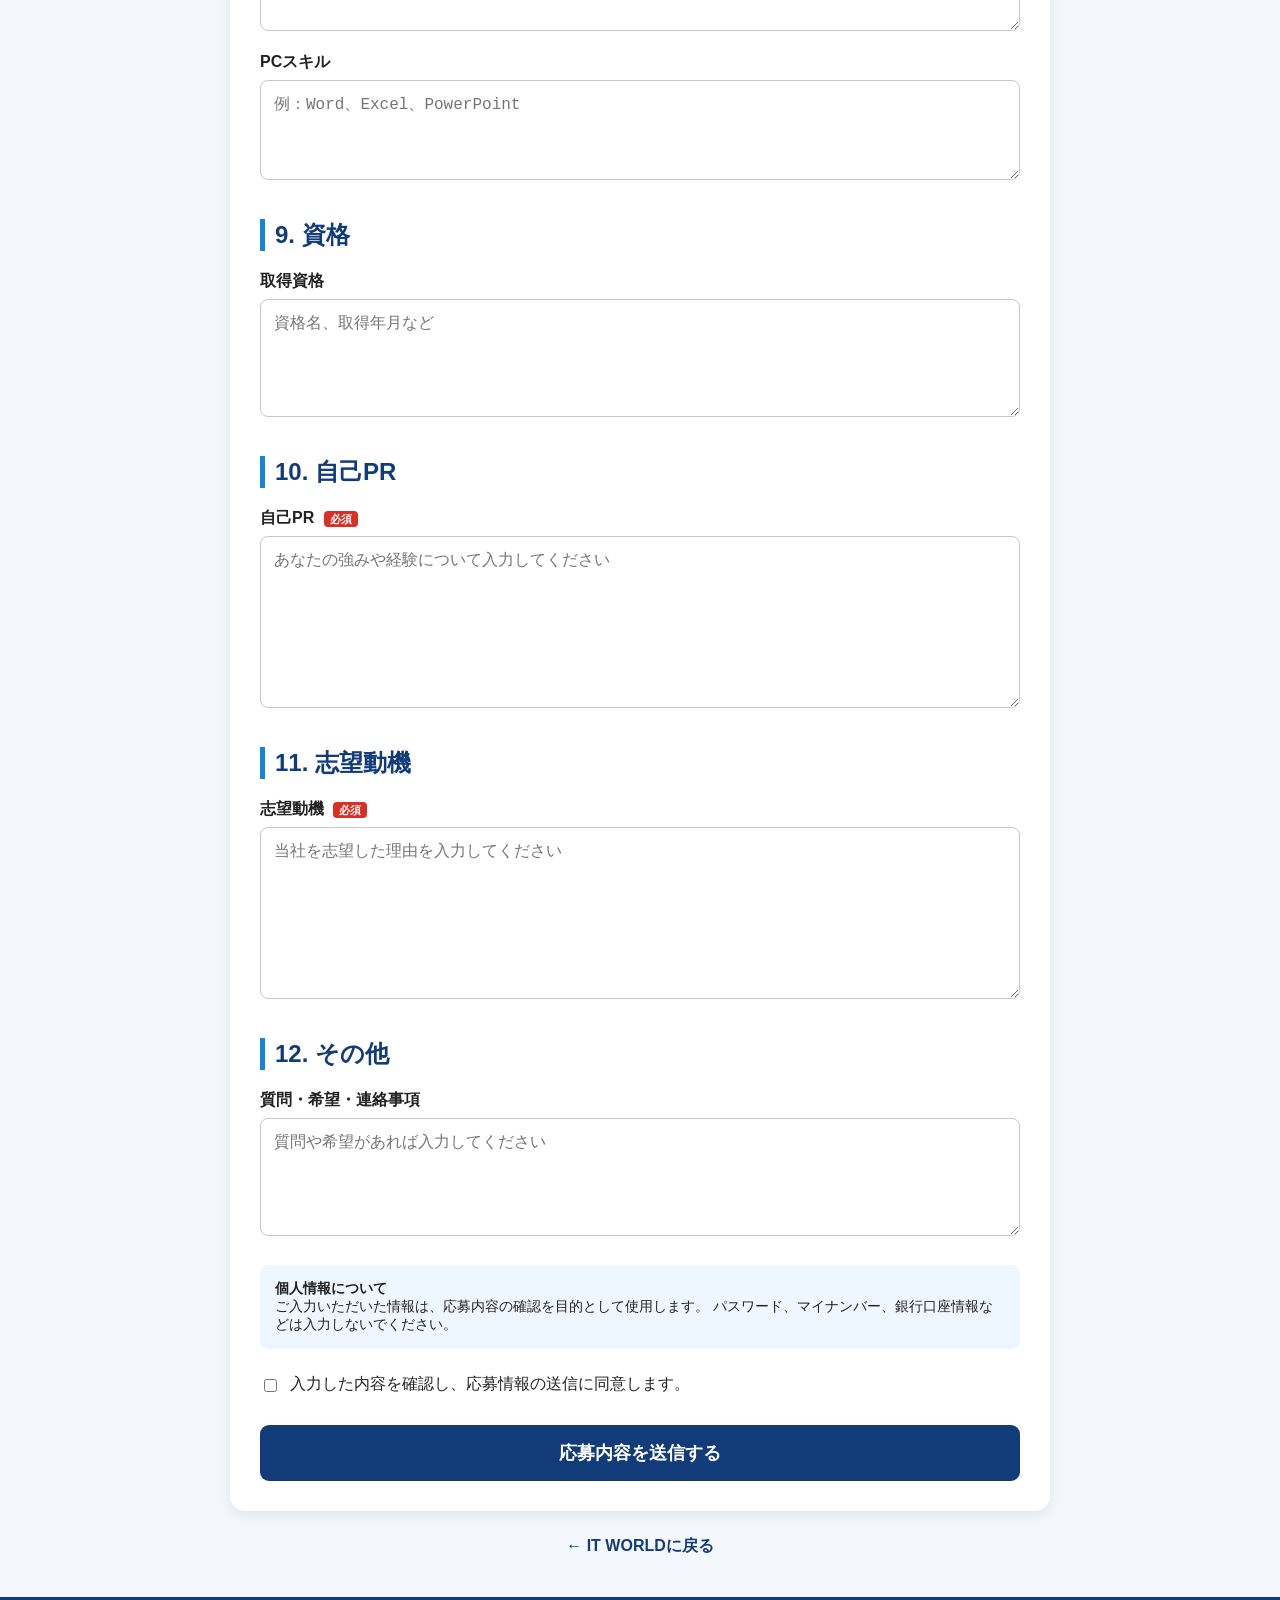
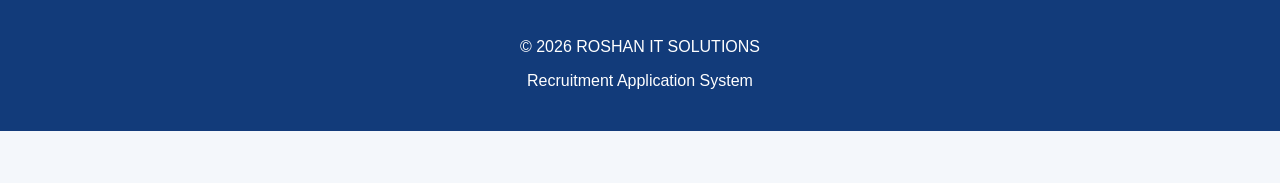
<file: form.html>
<!DOCTYPE html>
<html lang="ja">
<head>
<meta charset="UTF-8">
<meta name="viewport" content="width=device-width, initial-scale=1.0">

<title>採用応募フォーム | ROSHAN IT SOLUTIONS</title>

<style>
* {
    box-sizing: border-box;
}

body {
    margin: 0;
    font-family: Arial, "Noto Sans JP", sans-serif;
    background: #f4f7fb;
    color: #222;
}

header {
    background: linear-gradient(135deg, #123b7a, #1684dc);
    color: white;
    text-align: center;
    padding: 45px 20px;
}

header h1 {
    margin: 0;
    font-size: 32px;
}

header h2 {
    margin: 12px 0 5px;
    font-size: 22px;
}

header p {
    margin: 5px;
}

.container {
    max-width: 850px;
    margin: 30px auto;
    padding: 0 15px;
}

.company-info {
    background: white;
    padding: 20px;
    border-radius: 12px;
    margin-bottom: 20px;
    box-shadow: 0 3px 12px rgba(0,0,0,0.08);
    text-align: center;
}

.form-card {
    background: white;
    padding: 30px;
    border-radius: 15px;
    box-shadow: 0 4px 15px rgba(0,0,0,0.08);
}

.section-title {
    color: #123b7a;
    border-left: 5px solid #1684dc;
    padding-left: 10px;
    margin-top: 35px;
    margin-bottom: 20px;
}

label {
    display: block;
    font-weight: bold;
    margin-top: 17px;
    margin-bottom: 7px;
}

.required {
    background: #d93025;
    color: white;
    padding: 2px 6px;
    border-radius: 4px;
    font-size: 11px;
    margin-left: 5px;
}

input,
select,
textarea {
    width: 100%;
    padding: 13px;
    border: 1px solid #c8c8c8;
    border-radius: 8px;
    font-size: 16px;
    background: white;
}

input:focus,
select:focus,
textarea:focus {
    outline: none;
    border-color: #1684dc;
}

textarea {
    resize: vertical;
}

.row {
    display: flex;
    gap: 15px;
}

.row > div {
    flex: 1;
}

.radio-group {
    display: flex;
    flex-wrap: wrap;
    gap: 20px;
    padding: 10px 0;
}

.radio-group label {
    margin: 0;
    font-weight: normal;
}

.radio-group input {
    width: auto;
}

.checkbox {
    margin-top: 25px;
    display: flex;
    gap: 10px;
    align-items: flex-start;
}

.checkbox input {
    width: auto;
    margin-top: 5px;
}

.checkbox label {
    margin: 0;
    font-weight: normal;
}

.submit-button {
    width: 100%;
    border: none;
    border-radius: 9px;
    background: #123b7a;
    color: white;
    padding: 16px;
    font-size: 18px;
    font-weight: bold;
    margin-top: 30px;
    cursor: pointer;
}

.submit-button:hover {
    opacity: 0.9;
}

.notice {
    background: #eef6ff;
    border-radius: 8px;
    padding: 15px;
    margin-top: 25px;
    font-size: 14px;
}

.back {
    display: block;
    text-align: center;
    margin: 25px 0;
    color: #123b7a;
    font-weight: bold;
    text-decoration: none;
}

footer {
    background: #123b7a;
    color: white;
    text-align: center;
    padding: 25px 15px;
    margin-top: 40px;
}

@media (max-width: 600px) {
    header h1 {
        font-size: 26px;
    }

    header h2 {
        font-size: 20px;
    }

    .form-card {
        padding: 18px;
    }

    .row {
        display: block;
    }
}
</style>
</head>

<body>

<header>
    <h1>ROSHAN IT SOLUTIONS</h1>
    <h2>採用応募フォーム</h2>
    <p>JOB APPLICATION FORM</p>
</header>

<div class="container">

<div class="company-info">
    <h2>ROSHAN IT SOLUTIONS</h2>
    <p>
        当社の採用にご興味をお持ちいただき、
        ありがとうございます。
    </p>
    <p>
        以下のフォームに必要事項をご入力ください。
    </p>
</div>

<form class="form-card"
      action="https://formspree.io/f/mgaooley"
      method="POST">

<input type="hidden"
       name="_subject"
       value="ROSHAN IT SOLUTIONS - 新しい採用応募">

<h2 class="section-title">1. 基本情報</h2>

<label>
氏名
<span class="required">必須</span>
</label>
<input type="text"
       name="氏名"
       placeholder="例：ROSHAN BK"
       required>

<label>
フリガナ
<span class="required">必須</span>
</label>
<input type="text"
       name="フリガナ"
       placeholder="例：ロシャン ビーケー"
       required>

<div class="row">

<div>
<label>
生年月日
<span class="required">必須</span>
</label>
<input type="date"
       name="生年月日"
       required>
</div>

<div>
<label>国籍</label>
<input type="text"
       name="国籍"
       placeholder="例：ネパール">
</div>

</div>

<label>性別</label>

<div class="radio-group">

<label>
<input type="radio"
       name="性別"
       value="男性">
男性
</label>

<label>
<input type="radio"
       name="性別"
       value="女性">
女性
</label>

<label>
<input type="radio"
       name="性別"
       value="その他">
その他
</label>

</div>


<h2 class="section-title">2. 連絡先</h2>

<label>
メールアドレス
<span class="required">必須</span>
</label>

<input type="email"
       name="email"
       placeholder="example@email.com"
       required>

<label>
電話番号
<span class="required">必須</span>
</label>

<input type="tel"
       name="電話番号"
       placeholder="090-1234-5678"
       required>

<label>郵便番号</label>

<input type="text"
       name="郵便番号"
       placeholder="例：270-0016">

<label>
現住所
<span class="required">必須</span>
</label>

<input type="text"
       name="現住所"
       placeholder="都道府県・市区町村・番地"
       required>


<h2 class="section-title">3. 学歴</h2>

<label>現在の学校名</label>

<input type="text"
       name="現在の学校名"
       placeholder="学校名を入力してください">

<label>学科・コース</label>

<input type="text"
       name="学科・コース">

<label>卒業予定年月</label>

<input type="month"
       name="卒業予定年月">

<label>最終学歴・学歴詳細</label>

<textarea name="学歴"
          rows="6"
          placeholder="学校名、入学年月、卒業年月、専攻など"></textarea>


<h2 class="section-title">4. 日本語能力</h2>

<label>日本語レベル</label>

<select name="日本語レベル">

<option value="">
選択してください
</option>

<option>JLPT N1</option>
<option>JLPT N2</option>
<option>JLPT N3</option>
<option>JLPT N4</option>
<option>JLPT N5</option>
<option>JLPT 未取得</option>
<option>その他</option>

</select>

<label>その他の日本語資格</label>

<input type="text"
       name="その他の日本語資格"
       placeholder="JPT、BJT、J.TESTなど">


<h2 class="section-title">5. 在留資格</h2>

<label>在留資格</label>

<select name="在留資格">

<option value="">
選択してください
</option>

<option>留学</option>
<option>技術・人文知識・国際業務</option>
<option>特定技能</option>
<option>家族滞在</option>
<option>永住者</option>
<option>定住者</option>
<option>日本人の配偶者等</option>
<option>その他</option>

</select>

<label>在留期限</label>

<input type="date"
       name="在留期限">


<h2 class="section-title">6. 応募情報</h2>

<label>
希望職種
<span class="required">必須</span>
</label>

<select name="希望職種" required>

<option value="">
希望職種を選択してください
</option>

<option>システムエンジニア</option>
<option>プログラマー</option>
<option>Webエンジニア</option>
<option>インフラエンジニア</option>
<option>ネットワークエンジニア</option>
<option>ITサポート</option>
<option>事務</option>
<option>その他</option>

</select>

<label>希望勤務地</label>

<input type="text"
       name="希望勤務地"
       placeholder="例：東京、千葉">

<label>入社可能時期</label>

<input type="text"
       name="入社可能時期"
       placeholder="例：2027年4月">


<h2 class="section-title">7. 職歴・アルバイト経験</h2>

<label>職歴</label>

<textarea name="職歴"
          rows="7"
          placeholder="会社名、勤務期間、仕事内容などを入力してください"></textarea>


<h2 class="section-title">8. ITスキル</h2>

<label>プログラミング・ITスキル</label>

<textarea name="ITスキル"
          rows="6"
          placeholder="例：Java、HTML、CSS、JavaScript、WordPress、ネットワークなど"></textarea>

<label>PCスキル</label>

<textarea name="PCスキル"
          rows="4"
          placeholder="例：Word、Excel、PowerPoint"></textarea>


<h2 class="section-title">9. 資格</h2>

<label>取得資格</label>

<textarea name="取得資格"
          rows="5"
          placeholder="資格名、取得年月など"></textarea>


<h2 class="section-title">10. 自己PR</h2>

<label>
自己PR
<span class="required">必須</span>
</label>

<textarea name="自己PR"
          rows="8"
          placeholder="あなたの強みや経験について入力してください"
          required></textarea>


<h2 class="section-title">11. 志望動機</h2>

<label>
志望動機
<span class="required">必須</span>
</label>

<textarea name="志望動機"
          rows="8"
          placeholder="当社を志望した理由を入力してください"
          required></textarea>


<h2 class="section-title">12. その他</h2>

<label>質問・希望・連絡事項</label>

<textarea name="その他"
          rows="5"
          placeholder="質問や希望があれば入力してください"></textarea>


<div class="notice">
<strong>個人情報について</strong><br>
ご入力いただいた情報は、応募内容の確認を目的として使用します。
パスワード、マイナンバー、銀行口座情報などは入力しないでください。
</div>


<div class="checkbox">

<input type="checkbox"
       id="agree"
       name="個人情報確認"
       value="同意する"
       required>

<label for="agree">
入力した内容を確認し、応募情報の送信に同意します。
</label>

</div>


<button type="submit"
        class="submit-button">
応募内容を送信する
</button>

</form>


<a href="index.html"
   class="back">
← IT WORLDに戻る
</a>

</div>


<footer>

<p>
© 2026 ROSHAN IT SOLUTIONS
</p>

<p>
Recruitment Application System
</p>

</footer>

</body>
</html>
</file>
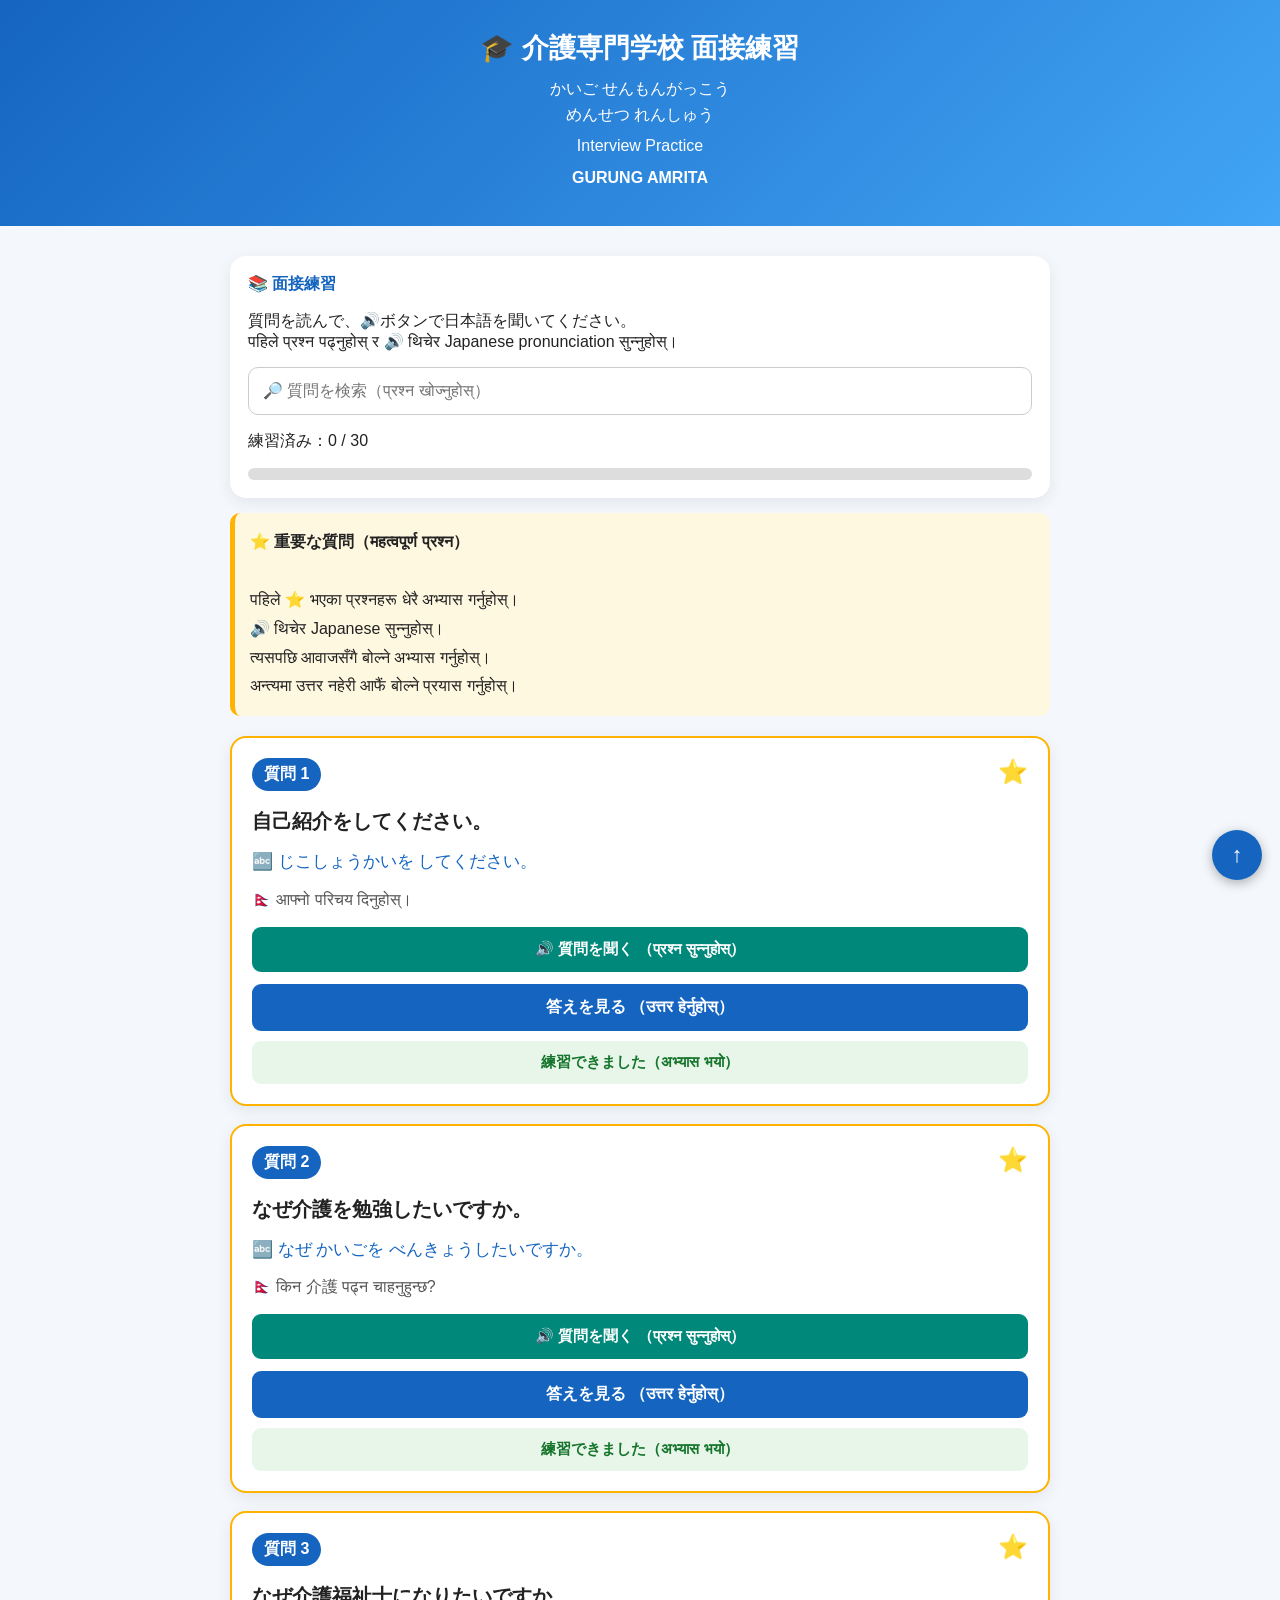
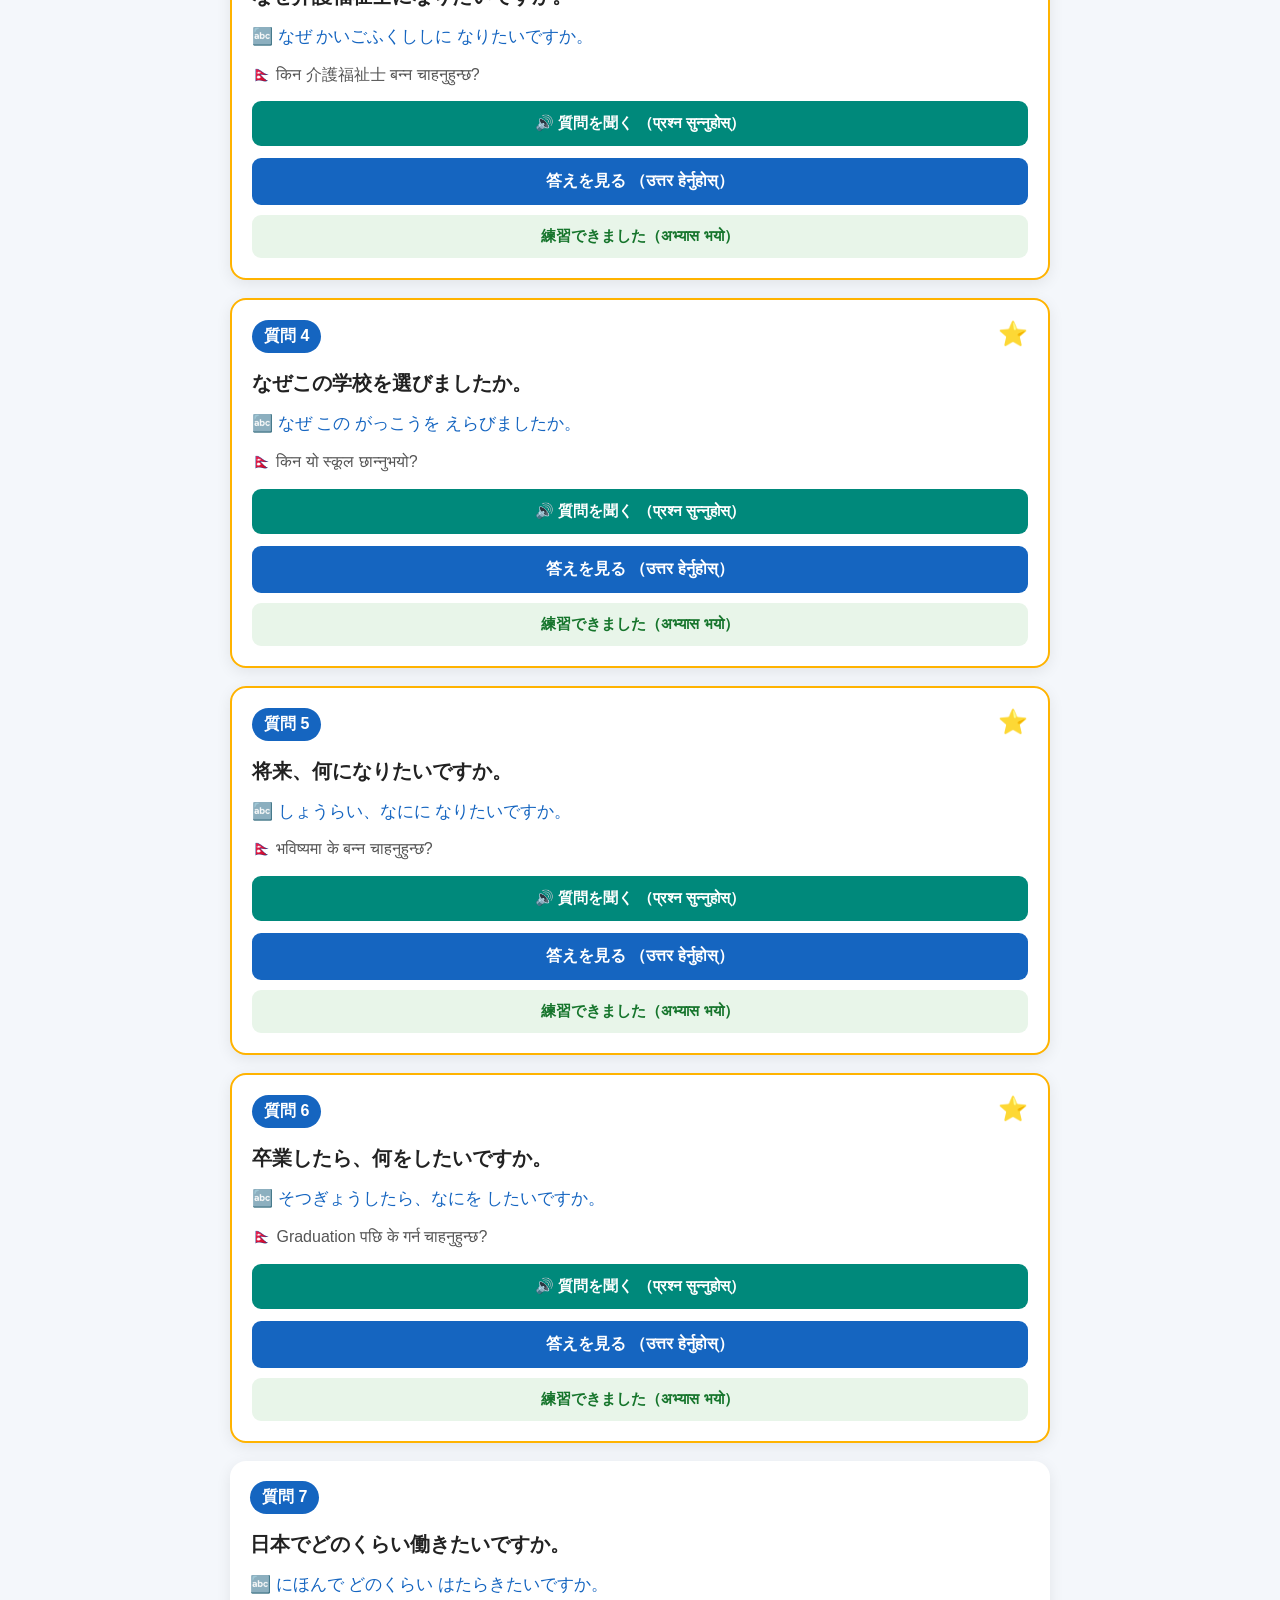
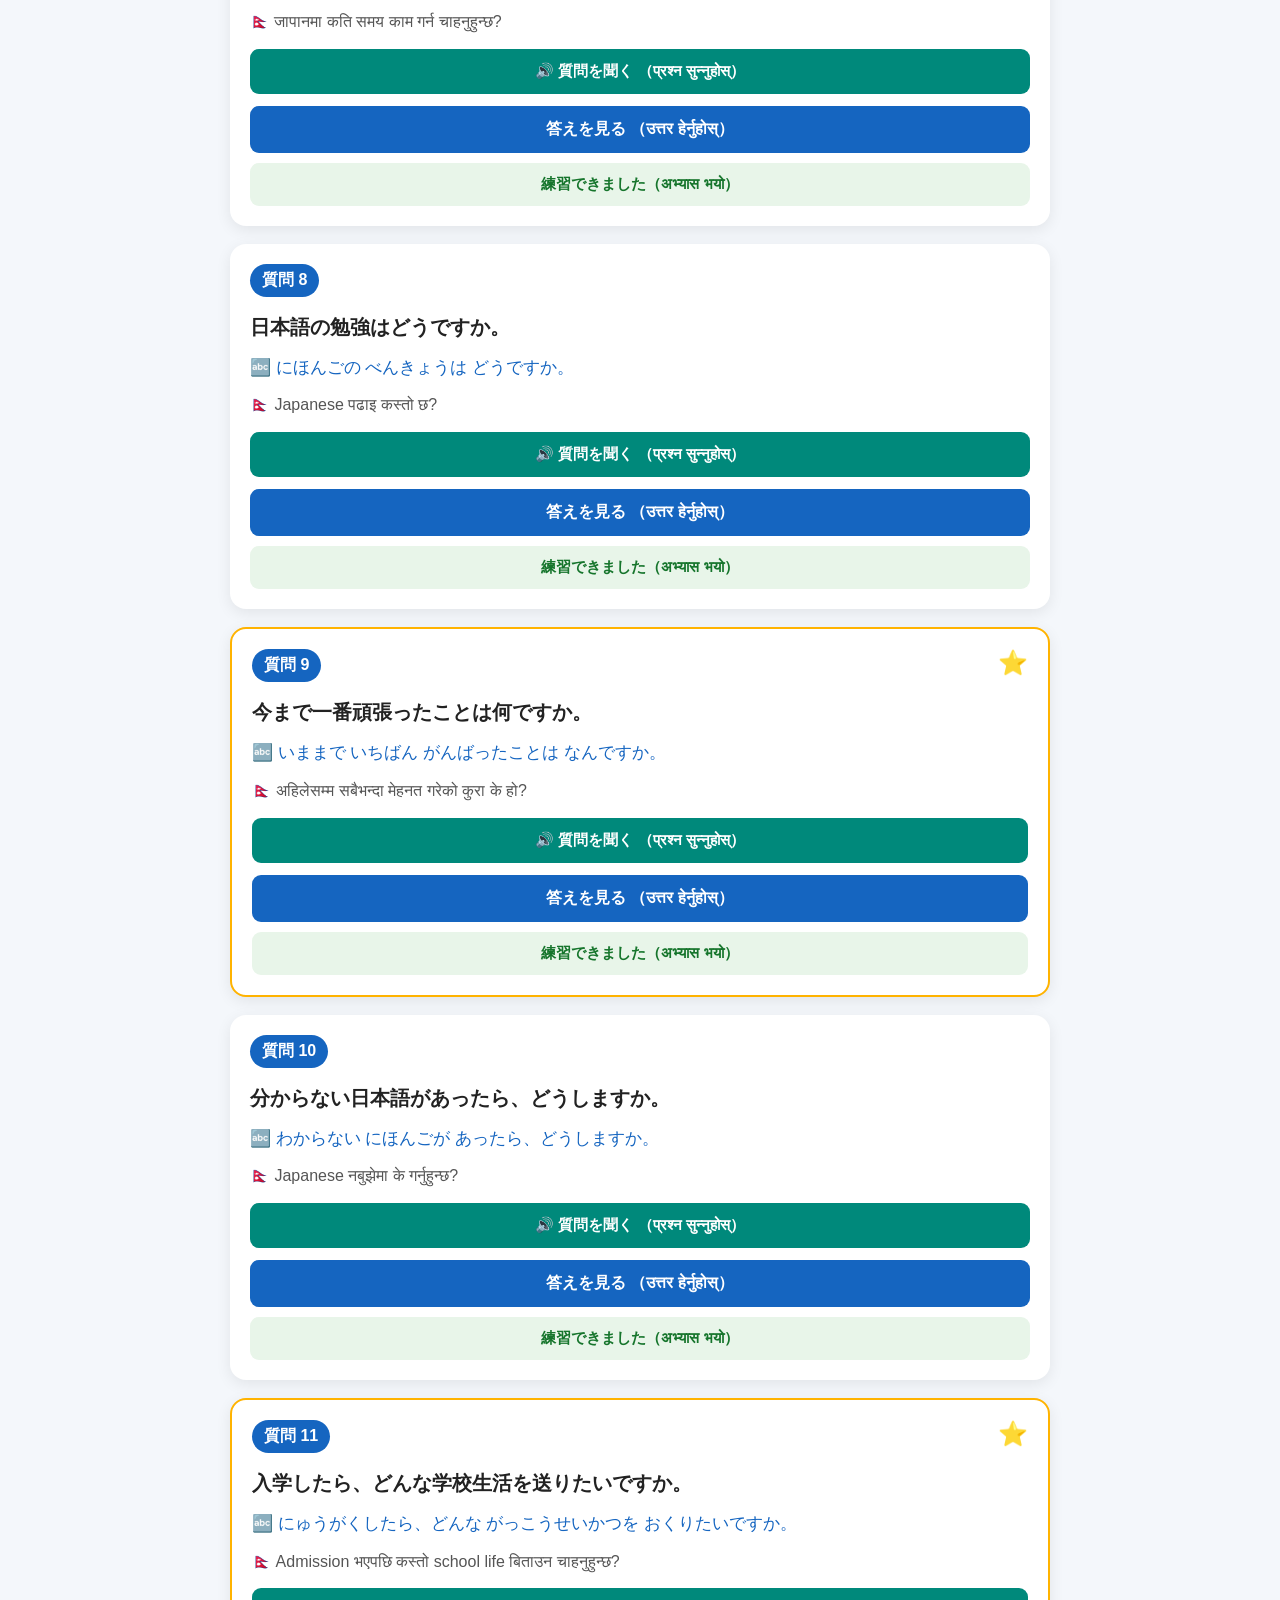
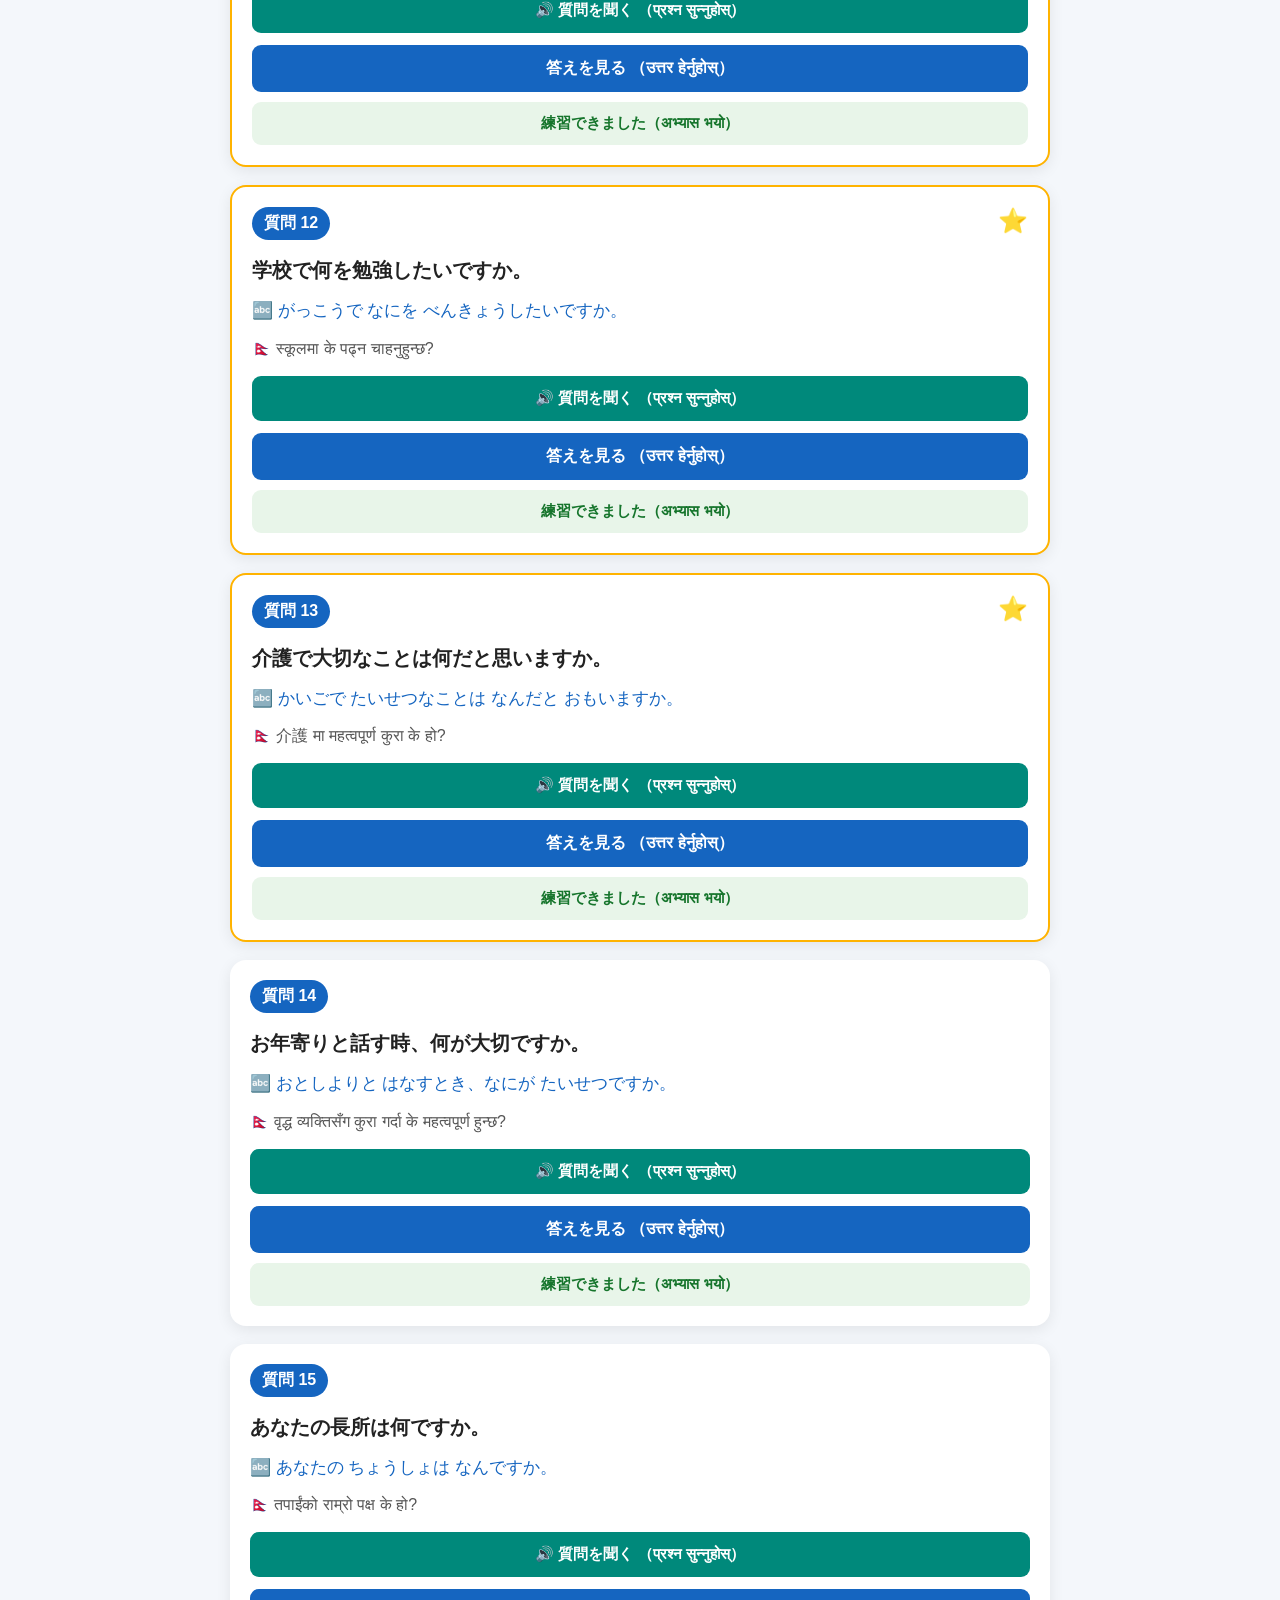
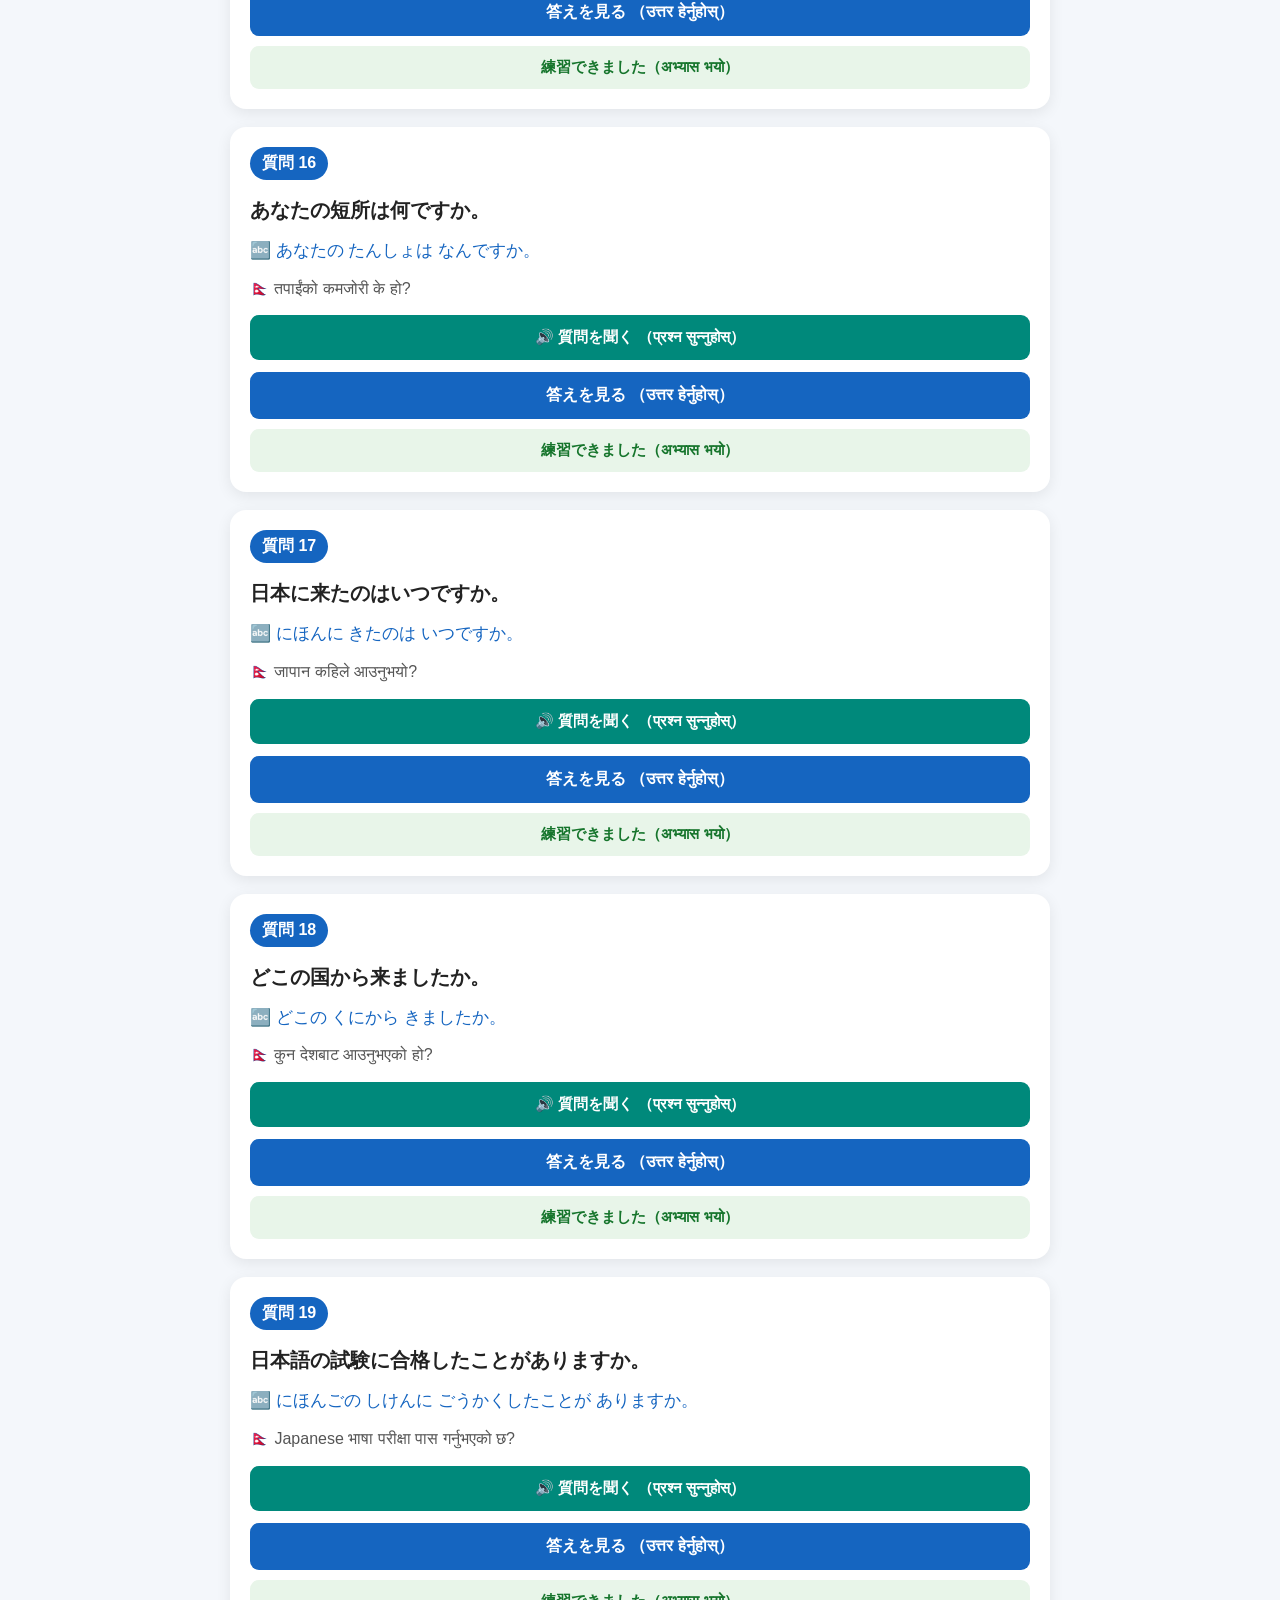
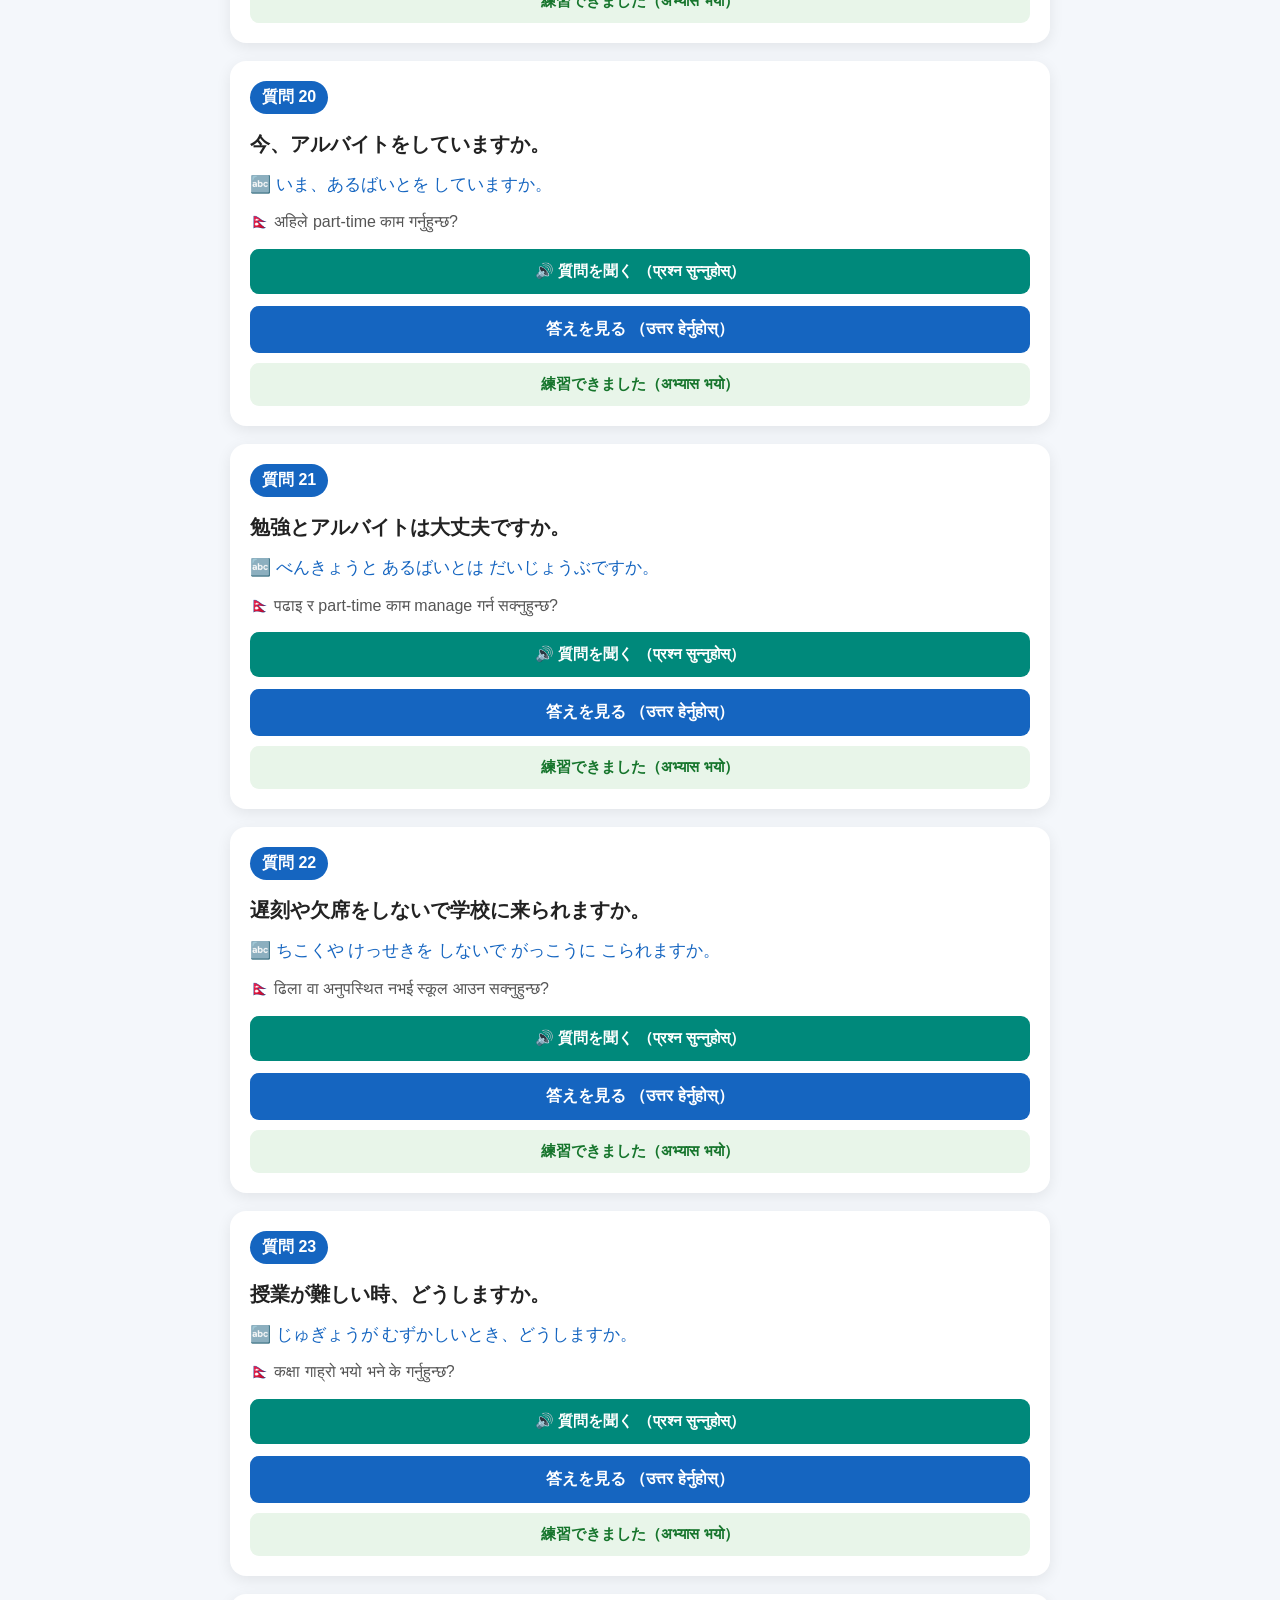
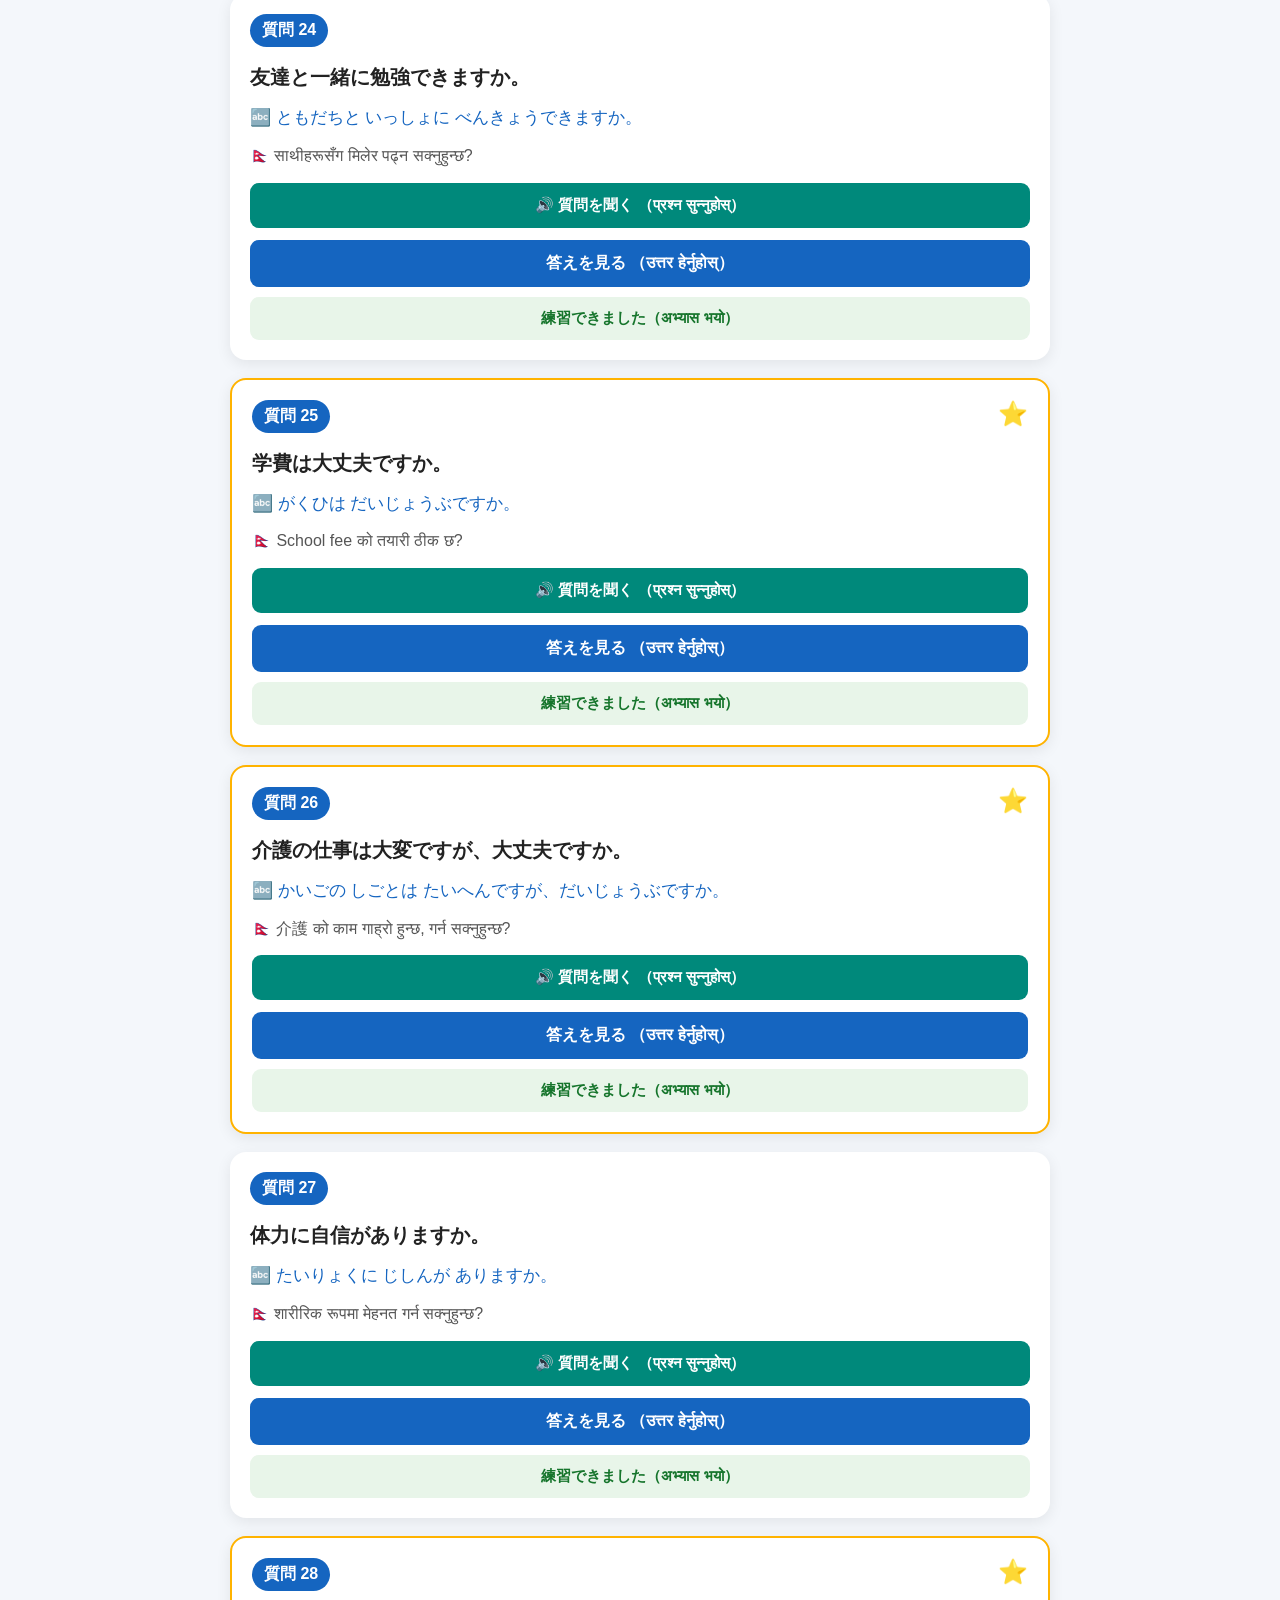
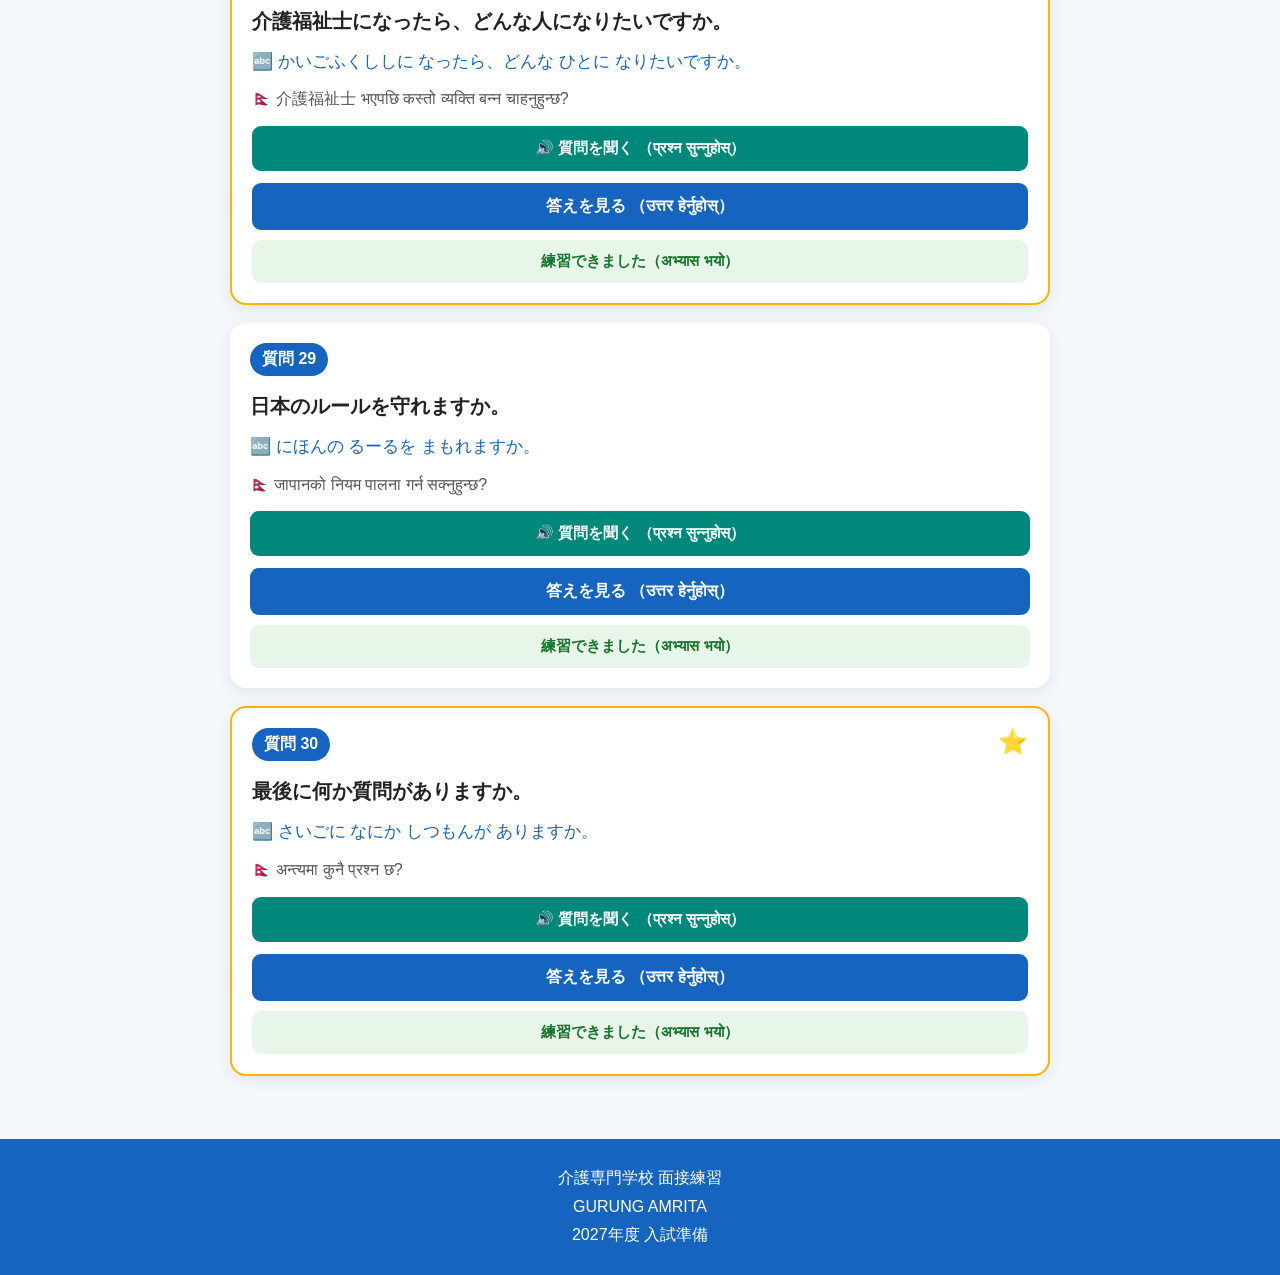
<file: kaigo-interview.html>
<!DOCTYPE html>
<html lang="ja">

<head>
<meta charset="UTF-8">
<meta name="viewport" content="width=device-width, initial-scale=1.0">

<title>介護専門学校 面接練習 | GURUNG AMRITA</title>

<style>

*{
    box-sizing:border-box;
}

body{
    margin:0;
    font-family:Arial,"Noto Sans JP",sans-serif;
    background:#f4f7fb;
    color:#222;
}

header{
    background:linear-gradient(135deg,#1565c0,#42a5f5);
    color:white;
    text-align:center;
    padding:30px 15px;
}

header h1{
    margin:0 0 10px;
    font-size:27px;
}

header p{
    margin:6px 0;
    line-height:1.6;
}

.container{
    max-width:850px;
    margin:auto;
    padding:15px;
}

.info{
    background:white;
    padding:18px;
    border-radius:16px;
    margin:15px 0;
    box-shadow:0 4px 15px rgba(0,0,0,.08);
}

.info strong{
    color:#1565c0;
}

.search{
    width:100%;
    padding:14px;
    border:1px solid #ccc;
    border-radius:10px;
    font-size:16px;
}

.progress-box{
    margin-top:15px;
}

.progress-bar{
    height:12px;
    background:#ddd;
    border-radius:20px;
    overflow:hidden;
}

.progress{
    height:100%;
    width:0%;
    background:#1565c0;
    transition:.3s;
}

.tip{
    background:#fff8e1;
    border-left:5px solid #ffb300;
    padding:15px;
    border-radius:10px;
    line-height:1.8;
    margin-bottom:20px;
}

.question-card{
    background:white;
    margin:18px 0;
    padding:20px;
    border-radius:16px;
    box-shadow:0 4px 15px rgba(0,0,0,.08);
}

.question-card.important{
    border:2px solid #ffb300;
}

.number{
    display:inline-block;
    background:#1565c0;
    color:white;
    padding:6px 12px;
    border-radius:20px;
    font-weight:bold;
    margin-bottom:12px;
}

.star{
    float:right;
    font-size:24px;
}

.jp{
    font-size:20px;
    font-weight:bold;
    line-height:1.8;
}

.hira{
    margin-top:8px;
    color:#1565c0;
    line-height:1.8;
    font-size:17px;
}

.nepali{
    margin-top:8px;
    color:#555;
    line-height:1.8;
}

.answer{
    display:none;
    margin-top:15px;
    padding-top:15px;
    border-top:1px solid #ddd;
}

.answer-title{
    font-weight:bold;
    color:#008060;
    margin-bottom:10px;
    font-size:18px;
}

.answer .jp{
    font-size:18px;
}

button{
    border:none;
    cursor:pointer;
    border-radius:9px;
    font-weight:bold;
}

.speak-btn{
    width:100%;
    margin-top:12px;
    padding:13px;
    background:#00897b;
    color:white;
    font-size:15px;
}

.stop-btn{
    width:100%;
    margin-top:8px;
    padding:11px;
    background:#eeeeee;
    color:#333;
    font-size:15px;
}

.show-btn{
    width:100%;
    background:#1565c0;
    color:white;
    padding:13px;
    font-size:16px;
    margin-top:12px;
}

.done-btn{
    width:100%;
    background:#e8f5e9;
    color:#16752c;
    padding:12px;
    margin-top:10px;
    font-size:15px;
}

.done-btn.completed{
    background:#2e7d32;
    color:white;
}

.speak-btn:active,
.show-btn:active,
.done-btn:active{
    transform:scale(.98);
}

.top-btn{
    position:fixed;
    right:18px;
    bottom:20px;
    width:50px;
    height:50px;
    border-radius:50%;
    background:#1565c0;
    color:white;
    font-size:22px;
    box-shadow:0 3px 12px rgba(0,0,0,.3);
}

footer{
    background:#1565c0;
    color:white;
    text-align:center;
    padding:25px 10px;
    margin-top:30px;
    line-height:1.8;
}

@media(max-width:600px){

    header h1{
        font-size:23px;
    }

    .container{
        padding:10px;
    }

    .question-card{
        padding:17px;
    }

    .jp{
        font-size:18px;
    }

    .hira{
        font-size:16px;
    }
}

</style>

</head>

<body>

<header>

<h1>🎓 介護専門学校 面接練習</h1>

<p>
かいご せんもんがっこう<br>
めんせつ れんしゅう
</p>

<p>
Interview Practice
</p>

<p>
<strong>GURUNG AMRITA</strong>
</p>

</header>


<main class="container">

<div class="info">

<strong>📚 面接練習</strong>

<p>
質問を読んで、🔊ボタンで日本語を聞いてください。<br>
पहिले प्रश्न पढ्नुहोस् र 🔊 थिचेर Japanese pronunciation सुन्नुहोस्।
</p>

<input
class="search"
id="search"
type="text"
placeholder="🔎 質問を検索（प्रश्न खोज्नुहोस्）"
oninput="searchQuestions()"
>

<div class="progress-box">

<p id="progressText">
練習済み：0 / 30
</p>

<div class="progress-bar">
<div
class="progress"
id="progress">
</div>
</div>

</div>

</div>


<div class="tip">

⭐ <strong>重要な質問（महत्वपूर्ण प्रश्न）</strong><br><br>

पहिले ⭐ भएका प्रश्नहरू धेरै अभ्यास गर्नुहोस्।<br>
🔊 थिचेर Japanese सुन्नुहोस्।<br>
त्यसपछि आवाजसँगै बोल्ने अभ्यास गर्नुहोस्।<br>
अन्त्यमा उत्तर नहेरी आफैं बोल्ने प्रयास गर्नुहोस्।

</div>


<div id="questions"></div>

</main>


<button
class="top-btn"
onclick="window.scrollTo({top:0,behavior:'smooth'})">
↑
</button>


<footer>

介護専門学校 面接練習

<br>

GURUNG AMRITA

<br>

2027年度 入試準備

</footer>


<script>


/* ================================
   🔊 JAPANESE SPEAK FUNCTION
================================ */

function speakJapanese(text){

    if(!("speechSynthesis" in window)){

        alert(
        "このブラウザでは音声機能が使えません。\n"
        +
        "यो browser मा voice function उपलब्ध छैन।"
        );

        return;
    }

    window.speechSynthesis.cancel();

    const speech =
    new SpeechSynthesisUtterance(text);

    speech.lang = "ja-JP";

    // Interview practice का लागि अलि बिस्तारै
    speech.rate = 0.75;

    speech.pitch = 1;

    speech.volume = 1;


    const voices =
    window.speechSynthesis.getVoices();


    const japaneseVoice =
    voices.find(
        voice =>
        voice.lang === "ja-JP"
        ||
        voice.lang.startsWith("ja")
    );


    if(japaneseVoice){
        speech.voice = japaneseVoice;
    }


    window.speechSynthesis.speak(speech);

}


/* आवाज बन्द */

function stopSpeaking(){

    if("speechSynthesis" in window){
        window.speechSynthesis.cancel();
    }

}



/* ================================
   QUESTIONS
================================ */

const questions = [


/* 1 */

{
important:true,

q:"自己紹介をしてください。",

qh:"じこしょうかいを してください。",

qn:"आफ्नो परिचय दिनुहोस्।",

a:"はじめまして。グルン アムリタです。ネパールから来ました。今、日本語を勉強しています。将来、介護福祉士になりたいです。よろしくお願いします。",

ah:"はじめまして。ぐるん あむりたです。ねぱーるから きました。いま、にほんごを べんきょうしています。しょうらい、かいごふくししに なりたいです。よろしく おねがいします。",

an:"नमस्ते। म गुरुङ अमृता हुँ। म नेपालबाट आएको हुँ। अहिले Japanese पढ्दै छु। भविष्यमा 介護福祉士 बन्न चाहन्छु। धन्यवाद।"
},


/* 2 */

{
important:true,

q:"なぜ介護を勉強したいですか。",

qh:"なぜ かいごを べんきょうしたいですか。",

qn:"किन 介護 पढ्न चाहनुहुन्छ?",

a:"私は、人を助ける仕事がしたいです。特に、お年寄りを助けたいです。だから、介護を勉強したいです。",

ah:"わたしは、ひとを たすける しごとが したいです。とくに、おとしよりを たすけたいです。だから、かいごを べんきょうしたいです。",

an:"म मानिसलाई सहयोग गर्ने काम गर्न चाहन्छु। विशेषगरी वृद्ध व्यक्तिलाई सहयोग गर्न चाहन्छु। त्यसैले 介護 पढ्न चाहन्छु।"
},


/* 3 */

{
important:true,

q:"なぜ介護福祉士になりたいですか。",

qh:"なぜ かいごふくししに なりたいですか。",

qn:"किन 介護福祉士 बन्न चाहनुहुन्छ?",

a:"人の役に立つ仕事がしたいからです。介護を勉強して、やさしい介護福祉士になりたいです。",

ah:"ひとの やくに たつ しごとが したいからです。かいごを べんきょうして、やさしい かいごふくししに なりたいです。",

an:"मानिसहरूको काम लाग्ने काम गर्न चाहन्छु। 介護 पढेर दयालु 介護福祉士 बन्न चाहन्छु।"
},


/* 4 */

{
important:true,

q:"なぜこの学校を選びましたか。",

qh:"なぜ この がっこうを えらびましたか。",

qn:"किन यो स्कूल छान्नुभयो?",

a:"この学校で、介護をしっかり勉強したいと思ったからです。先生に教えてもらいながら、介護の勉強を頑張りたいです。",

ah:"この がっこうで、かいごを しっかり べんきょうしたいと おもったからです。せんせいに おしえてもらいながら、かいごの べんきょうを がんばりたいです。",

an:"यो स्कूलमा 介護 राम्रोसँग पढ्न चाहेकोले छानेको हुँ। शिक्षकबाट सिक्दै मेहनत गर्न चाहन्छु।"
},


/* 5 */

{
important:true,

q:"将来、何になりたいですか。",

qh:"しょうらい、なにに なりたいですか。",

qn:"भविष्यमा के बन्न चाहनुहुन्छ?",

a:"将来、介護福祉士になりたいです。",

ah:"しょうらい、かいごふくししに なりたいです。",

an:"भविष्यमा 介護福祉士 बन्न चाहन्छु।"
},


/* 6 */

{
important:true,

q:"卒業したら、何をしたいですか。",

qh:"そつぎょうしたら、なにを したいですか。",

qn:"Graduation पछि के गर्न चाहनुहुन्छ?",

a:"卒業したら、介護福祉士の資格を取りたいです。そして、日本で介護の仕事をしたいです。",

ah:"そつぎょうしたら、かいごふくししの しかくを とりたいです。そして、にほんで かいごの しごとを したいです。",

an:"Graduation पछि 介護福祉士 को qualification लिएर जापानमा 介護 को काम गर्न चाहन्छु।"
},


/* 7 */

{
important:false,

q:"日本でどのくらい働きたいですか。",

qh:"にほんで どのくらい はたらきたいですか。",

qn:"जापानमा कति समय काम गर्न चाहनुहुन्छ?",

a:"日本で長く働きたいです。",

ah:"にほんで ながく はたらきたいです。",

an:"जापानमा लामो समय काम गर्न चाहन्छु।"
},


/* 8 */

{
important:false,

q:"日本語の勉強はどうですか。",

qh:"にほんごの べんきょうは どうですか。",

qn:"Japanese पढाइ कस्तो छ?",

a:"日本語は難しいですが、おもしろいです。毎日、勉強しています。",

ah:"にほんごは むずかしいですが、おもしろいです。まいにち、べんきょうしています。",

an:"Japanese गाह्रो छ, तर रमाइलो छ। म हरेक दिन पढ्छु।"
},


/* 9 */

{
important:true,

q:"今まで一番頑張ったことは何ですか。",

qh:"いままで いちばん がんばったことは なんですか。",

qn:"अहिलेसम्म सबैभन्दा मेहनत गरेको कुरा के हो?",

a:"日本語の勉強です。最初は日本語を話すことが難しかったです。でも、毎日勉強しました。",

ah:"にほんごの べんきょうです。さいしょは にほんごを はなすことが むずかしかったです。でも、まいにち べんきょうしました。",

an:"Japanese पढाइ हो। सुरुमा Japanese बोल्न गाह्रो थियो। तर मैले हरेक दिन पढेँ।"
},


/* 10 */

{
important:false,

q:"分からない日本語があったら、どうしますか。",

qh:"わからない にほんごが あったら、どうしますか。",

qn:"Japanese नबुझेमा के गर्नुहुन्छ?",

a:"先生に聞きます。そして、自分でも調べます。",

ah:"せんせいに ききます。そして、じぶんでも しらべます。",

an:"शिक्षकलाई सोध्छु। अनि आफैं पनि खोजेर पढ्छु।"
},


/* 11 */

{
important:true,

q:"入学したら、どんな学校生活を送りたいですか。",

qh:"にゅうがくしたら、どんな がっこうせいかつを おくりたいですか。",

qn:"Admission भएपछि कस्तो school life बिताउन चाहनुहुन्छ?",

a:"毎日まじめに勉強したいです。先生の話をよく聞きます。クラスのみなさんと仲良くしたいです。",

ah:"まいにち まじめに べんきょうしたいです。せんせいの はなしを よく ききます。くらすの みなさんと なかよく したいです。",

an:"हरेक दिन राम्रोसँग पढ्न चाहन्छु। शिक्षकको कुरा राम्रोसँग सुन्छु। कक्षाका सबैसँग मिलेर बस्न चाहन्छु।"
},


/* 12 */

{
important:true,

q:"学校で何を勉強したいですか。",

qh:"がっこうで なにを べんきょうしたいですか。",

qn:"स्कूलमा के पढ्न चाहनुहुन्छ?",

a:"介護の知識と技術を勉強したいです。日本語ももっと勉強したいです。",

ah:"かいごの ちしきと ぎじゅつを べんきょうしたいです。にほんごも もっと べんきょうしたいです。",

an:"介護 को ज्ञान र सीप पढ्न चाहन्छु। Japanese पनि अझ धेरै पढ्न चाहन्छु।"
},


/* 13 */

{
important:true,

q:"介護で大切なことは何だと思いますか。",

qh:"かいごで たいせつなことは なんだと おもいますか。",

qn:"介護 मा महत्वपूर्ण कुरा के हो?",

a:"やさしい気持ちが大切だと思います。相手の話をよく聞くことも大切です。",

ah:"やさしい きもちが たいせつだと おもいます。あいての はなしを よく きくことも たいせつです。",

an:"दयालु भावना महत्वपूर्ण हुन्छ। अर्को व्यक्तिको कुरा राम्रोसँग सुन्नु पनि महत्वपूर्ण हुन्छ।"
},


/* 14 */

{
important:false,

q:"お年寄りと話す時、何が大切ですか。",

qh:"おとしよりと はなすとき、なにが たいせつですか。",

qn:"वृद्ध व्यक्तिसँग कुरा गर्दा के महत्वपूर्ण हुन्छ?",

a:"やさしく、ゆっくり話すことが大切です。そして、話をよく聞きます。",

ah:"やさしく、ゆっくり はなすことが たいせつです。そして、はなしを よく ききます。",

an:"दयालु भएर बिस्तारै बोल्नु महत्वपूर्ण हुन्छ। अनि उहाँहरूको कुरा राम्रोसँग सुन्छु।"
},


/* 15 */

{
important:false,

q:"あなたの長所は何ですか。",

qh:"あなたの ちょうしょは なんですか。",

qn:"तपाईंको राम्रो पक्ष के हो?",

a:"まじめなところです。最後まで頑張ります。",

ah:"まじめな ところです。さいごまで がんばります。",

an:"म गम्भीर भएर काम गर्छु। अन्तिमसम्म मेहनत गर्छु।"
},


/* 16 */

{
important:false,

q:"あなたの短所は何ですか。",

qh:"あなたの たんしょは なんですか。",

qn:"तपाईंको कमजोरी के हो?",

a:"日本語がまだ上手ではありません。でも、毎日勉強しています。",

ah:"にほんごが まだ じょうずでは ありません。でも、まいにち べんきょうしています。",

an:"मेरो Japanese अझै राम्रो छैन। तर म हरेक दिन पढिरहेको छु।"
},


/* 17 */

{
important:false,

q:"日本に来たのはいつですか。",

qh:"にほんに きたのは いつですか。",

qn:"जापान कहिले आउनुभयो?",

a:"2025年6月27日に来ました。",

ah:"にせんにじゅうごねん ろくがつ にじゅうしちにちに きました。",

an:"म 2025 जुन 27 मा जापान आएको हुँ।"
},


/* 18 */

{
important:false,

q:"どこの国から来ましたか。",

qh:"どこの くにから きましたか。",

qn:"कुन देशबाट आउनुभएको हो?",

a:"ネパールから来ました。",

ah:"ねぱーるから きました。",

an:"म नेपालबाट आएको हुँ।"
},


/* 19 */

{
important:false,

q:"日本語の試験に合格したことがありますか。",

qh:"にほんごの しけんに ごうかくしたことが ありますか。",

qn:"Japanese भाषा परीक्षा पास गर्नुभएको छ?",

a:"はい。JLCTのJCT5級に合格しました。",

ah:"はい。じぇーえるしーてぃーの じぇーしーてぃー ごきゅうに ごうかくしました。",

an:"हो। मैले JLCT को JCT 5級 पास गरेको छु।"
},


/* 20 */

{
important:false,

q:"今、アルバイトをしていますか。",

qh:"いま、あるばいとを していますか。",

qn:"अहिले part-time काम गर्नुहुन्छ?",

a:"いいえ、今はアルバイトをしていません。",

ah:"いいえ、いまは あるばいとを していません。",

an:"होइन। अहिले part-time काम गरिरहेको छैन।"
},


/* 21 */

{
important:false,

q:"勉強とアルバイトは大丈夫ですか。",

qh:"べんきょうと あるばいとは だいじょうぶですか。",

qn:"पढाइ र part-time काम manage गर्न सक्नुहुन्छ?",

a:"はい。勉強を一番大切にします。",

ah:"はい。べんきょうを いちばん たいせつに します。",

an:"हो। म पढाइलाई सबैभन्दा महत्वपूर्ण राख्छु।"
},


/* 22 */

{
important:false,

q:"遅刻や欠席をしないで学校に来られますか。",

qh:"ちこくや けっせきを しないで がっこうに こられますか。",

qn:"ढिला वा अनुपस्थित नभई स्कूल आउन सक्नुहुन्छ?",

a:"はい。毎日、時間を守って学校に来ます。",

ah:"はい。まいにち、じかんを まもって がっこうに きます。",

an:"हो। म हरेक दिन समय पालना गरेर स्कूल आउँछु।"
},


/* 23 */

{
important:false,

q:"授業が難しい時、どうしますか。",

qh:"じゅぎょうが むずかしいとき、どうしますか。",

qn:"कक्षा गाह्रो भयो भने के गर्नुहुन्छ?",

a:"先生に質問します。家でも勉強します。",

ah:"せんせいに しつもんします。いえでも べんきょうします。",

an:"शिक्षकलाई प्रश्न गर्छु। घरमा पनि पढ्छु।"
},


/* 24 */

{
important:false,

q:"友達と一緒に勉強できますか。",

qh:"ともだちと いっしょに べんきょうできますか。",

qn:"साथीहरूसँग मिलेर पढ्न सक्नुहुन्छ?",

a:"はい、できます。みんなと仲良く勉強したいです。",

ah:"はい、できます。みんなと なかよく べんきょうしたいです。",

an:"हो, सक्छु। सबैसँग मिलेर पढ्न चाहन्छु।"
},


/* 25 */

{
important:true,

q:"学費は大丈夫ですか。",

qh:"がくひは だいじょうぶですか。",

qn:"School fee को तयारी ठीक छ?",

a:"はい、大丈夫です。学費の準備をしています。",

ah:"はい、だいじょうぶです。がくひの じゅんびを しています。",

an:"हो, ठीक छ। School fee को तयारी गरिरहेको छु।"
},


/* 26 */

{
important:true,

q:"介護の仕事は大変ですが、大丈夫ですか。",

qh:"かいごの しごとは たいへんですが、だいじょうぶですか。",

qn:"介護 को काम गाह्रो हुन्छ, गर्न सक्नुहुन्छ?",

a:"はい、大丈夫です。大変でも、一生懸命頑張ります。",

ah:"はい、だいじょうぶです。たいへんでも、いっしょうけんめい がんばります。",

an:"हो, सक्छु। गाह्रो भए पनि पूरा मेहनत गर्छु।"
},


/* 27 */

{
important:false,

q:"体力に自信がありますか。",

qh:"たいりょくに じしんが ありますか。",

qn:"शारीरिक रूपमा मेहनत गर्न सक्नुहुन्छ?",

a:"はい、あります。健康に気をつけて頑張ります。",

ah:"はい、あります。けんこうに きをつけて がんばります。",

an:"हो। स्वास्थ्यको ध्यान राखेर मेहनत गर्छु।"
},


/* 28 */

{
important:true,

q:"介護福祉士になったら、どんな人になりたいですか。",

qh:"かいごふくししに なったら、どんな ひとに なりたいですか。",

qn:"介護福祉士 भएपछि कस्तो व्यक्ति बन्न चाहनुहुन्छ?",

a:"お年寄りにやさしくできる介護福祉士になりたいです。",

ah:"おとしよりに やさしく できる かいごふくししに なりたいです。",

an:"वृद्ध व्यक्तिहरूसँग दयालु व्यवहार गर्ने 介護福祉士 बन्न चाहन्छु।"
},


/* 29 */

{
important:false,

q:"日本のルールを守れますか。",

qh:"にほんの るーるを まもれますか。",

qn:"जापानको नियम पालना गर्न सक्नुहुन्छ?",

a:"はい、守ります。学校のルールも守ります。",

ah:"はい、まもります。がっこうの るーるも まもります。",

an:"हो, पालना गर्छु। स्कूलको नियम पनि पालना गर्छु।"
},


/* 30 */

{
important:true,

q:"最後に何か質問がありますか。",

qh:"さいごに なにか しつもんが ありますか。",

qn:"अन्त्यमा कुनै प्रश्न छ?",

a:"いいえ、ありません。今日はありがとうございました。",

ah:"いいえ、ありません。きょうは ありがとうございました。",

an:"होइन, प्रश्न छैन। आजको लागि धेरै धन्यवाद।"
}

];



/* ================================
   PRACTICE DATA
================================ */

let completed =
JSON.parse(
localStorage.getItem("kaigoCompleted")
) || [];



/* ================================
   DISPLAY QUESTIONS
================================ */

function renderQuestions(){

    const box =
    document.getElementById("questions");

    box.innerHTML = "";


    questions.forEach(
    (item,index)=>{


        const card =
        document.createElement("div");


        card.className =
        "question-card"
        +
        (item.important ? " important" : "");


        card.dataset.search =
        (
            item.q
            +" "
            +item.qh
            +" "
            +item.qn
            +" "
            +item.a
        ).toLowerCase();


        const questionText =
        JSON.stringify(item.q);


        const answerText =
        JSON.stringify(item.a);


        card.innerHTML = `


        <span class="number">
        質問 ${index + 1}
        </span>


        ${
        item.important
        ?
        '<span class="star">⭐</span>'
        :
        ''
        }


        <div class="jp">
        ${item.q}
        </div>


        <div class="hira">
        🔤 ${item.qh}
        </div>


        <div class="nepali">
        🇳🇵 ${item.qn}
        </div>


        <button
        class="speak-btn"
        onclick='speakJapanese(${questionText})'>

        🔊 質問を聞く
        （प्रश्न सुन्नुहोस्）

        </button>


        <button
        class="show-btn"
        onclick="toggleAnswer(${index},this)">

        答えを見る
        （उत्तर हेर्नुहोस्）

        </button>



        <div
        class="answer"
        id="answer${index}">


        <div class="answer-title">

        ✅ 答え

        </div>


        <div class="jp">

        ${item.a}

        </div>


        <div class="hira">

        🔤 ${item.ah}

        </div>


        <div class="nepali">

        🇳🇵 ${item.an}

        </div>


        <button
        class="speak-btn"
        onclick='speakJapanese(${answerText})'>

        🔊 答えを聞く
        （उत्तर सुन्नुहोस्）

        </button>


        <button
        class="stop-btn"
        onclick="stopSpeaking()">

        ⏹️ 停止
        （आवाज बन्द）

        </button>


        </div>



        <button
        class="done-btn
        ${completed.includes(index) ? "completed" : ""}"

        onclick="markDone(${index},this)">

        ${
        completed.includes(index)
        ?
        "✓ 練習しました（अभ्यास भयो）"
        :
        "練習できました（अभ्यास भयो）"
        }

        </button>

        `;


        box.appendChild(card);

    });


    updateProgress();

}



/* ================================
   ANSWER SHOW / HIDE
================================ */

function toggleAnswer(index,button){

    const answer =
    document.getElementById(
        "answer" + index
    );


    if(answer.style.display === "block"){

        answer.style.display = "none";

        button.textContent =
        "答えを見る（उत्तर हेर्नुहोस्）";

    }

    else{

        answer.style.display = "block";

        button.textContent =
        "答えを隠す（उत्तर लुकाउनुहोस्）";

    }

}



/* ================================
   PRACTICE COMPLETE
================================ */

function markDone(index,button){


    if(completed.includes(index)){


        completed =
        completed.filter(
            i => i !== index
        );


        button.classList.remove(
            "completed"
        );


        button.textContent =
        "練習できました（अभ्यास भयो）";

    }


    else{


        completed.push(index);


        button.classList.add(
            "completed"
        );


        button.textContent =
        "✓ 練習しました（अभ्यास भयो）";

    }


    localStorage.setItem(
        "kaigoCompleted",
        JSON.stringify(completed)
    );


    updateProgress();

}



/* ================================
   PROGRESS
================================ */

function updateProgress(){


    const total =
    questions.length;


    const done =
    completed.length;


    const percent =
    (done / total) * 100;


    document
    .getElementById("progressText")
    .textContent =
    "練習済み："
    +
    done
    +
    " / "
    +
    total;


    document
    .getElementById("progress")
    .style.width =
    percent + "%";

}



/* ================================
   SEARCH
================================ */

function searchQuestions(){


    const value =
    document
    .getElementById("search")
    .value
    .toLowerCase();


    const cards =
    document
    .querySelectorAll(
        ".question-card"
    );


    cards.forEach(card=>{


        if(
            card.dataset.search
            .includes(value)
        ){

            card.style.display =
            "block";

        }

        else{

            card.style.display =
            "none";

        }

    });

}



/* ================================
   START
================================ */

renderQuestions();


</script>

</body>
</html>
</file>
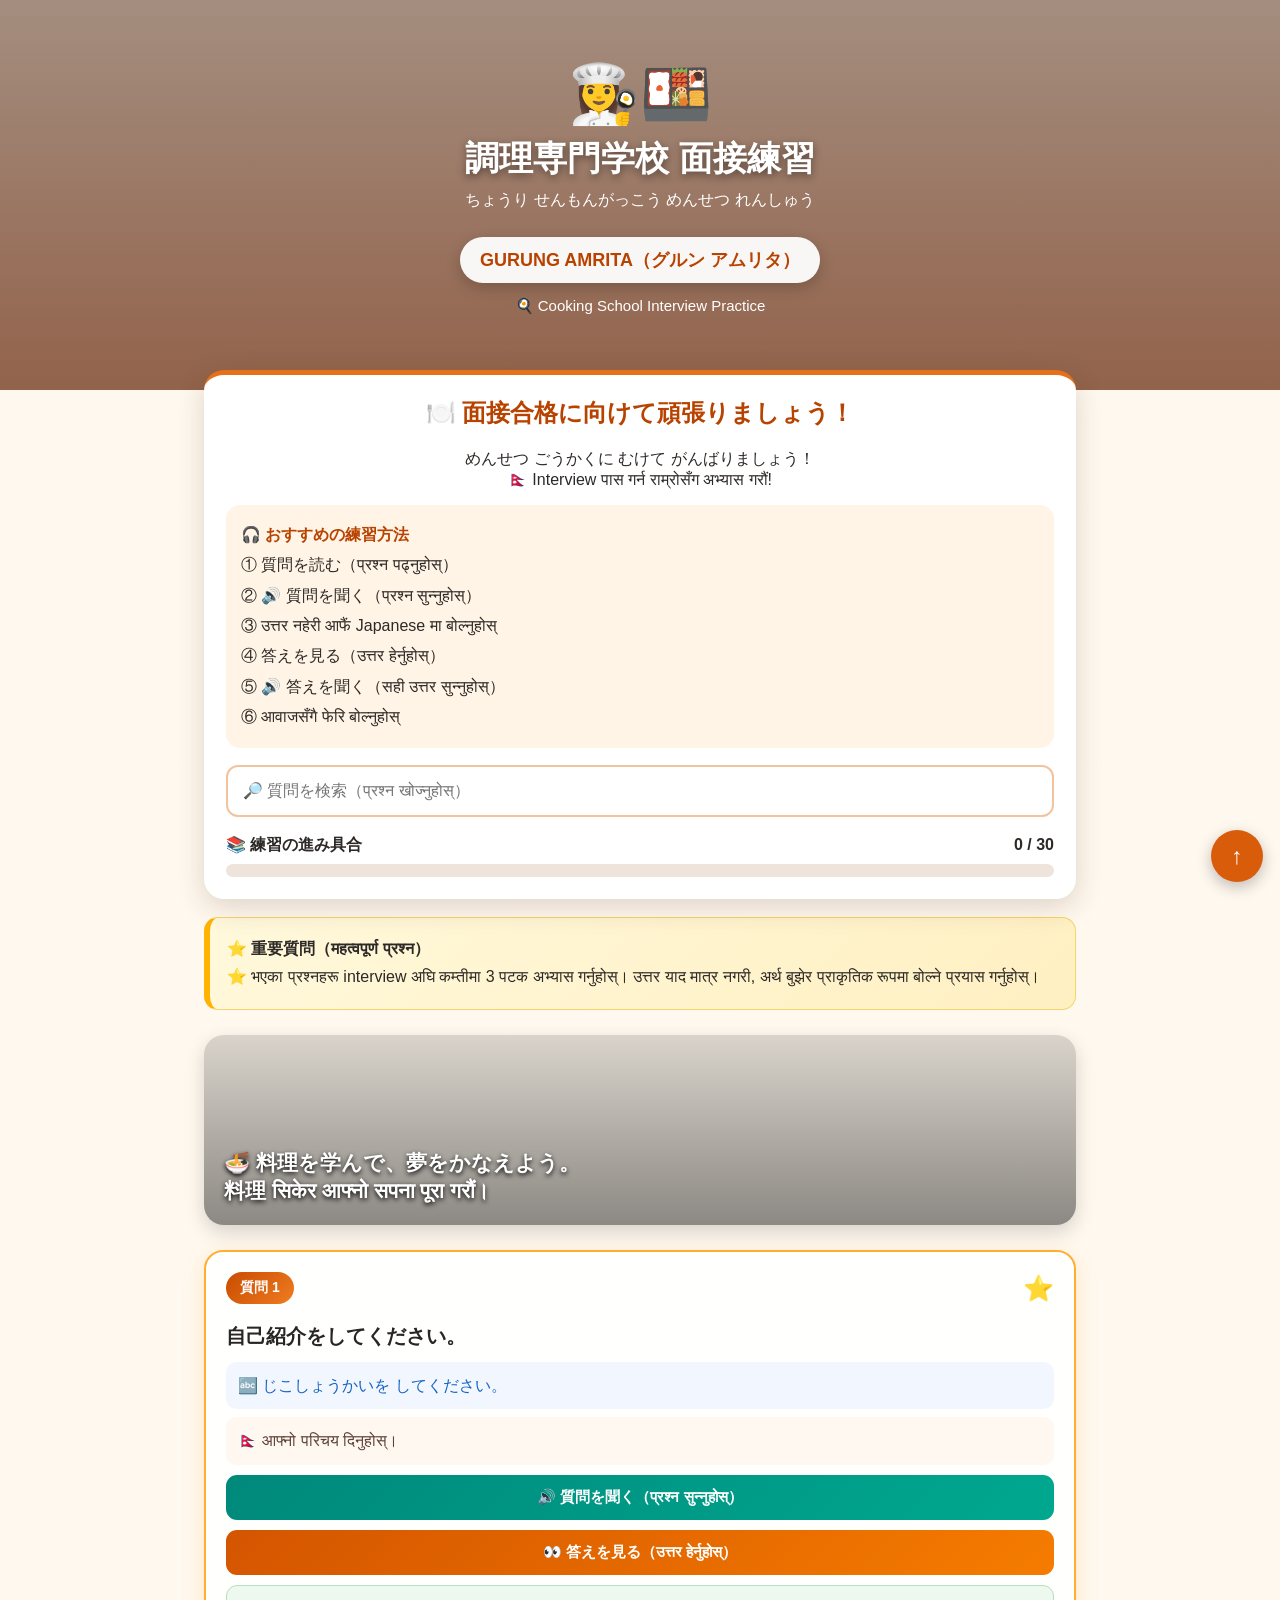
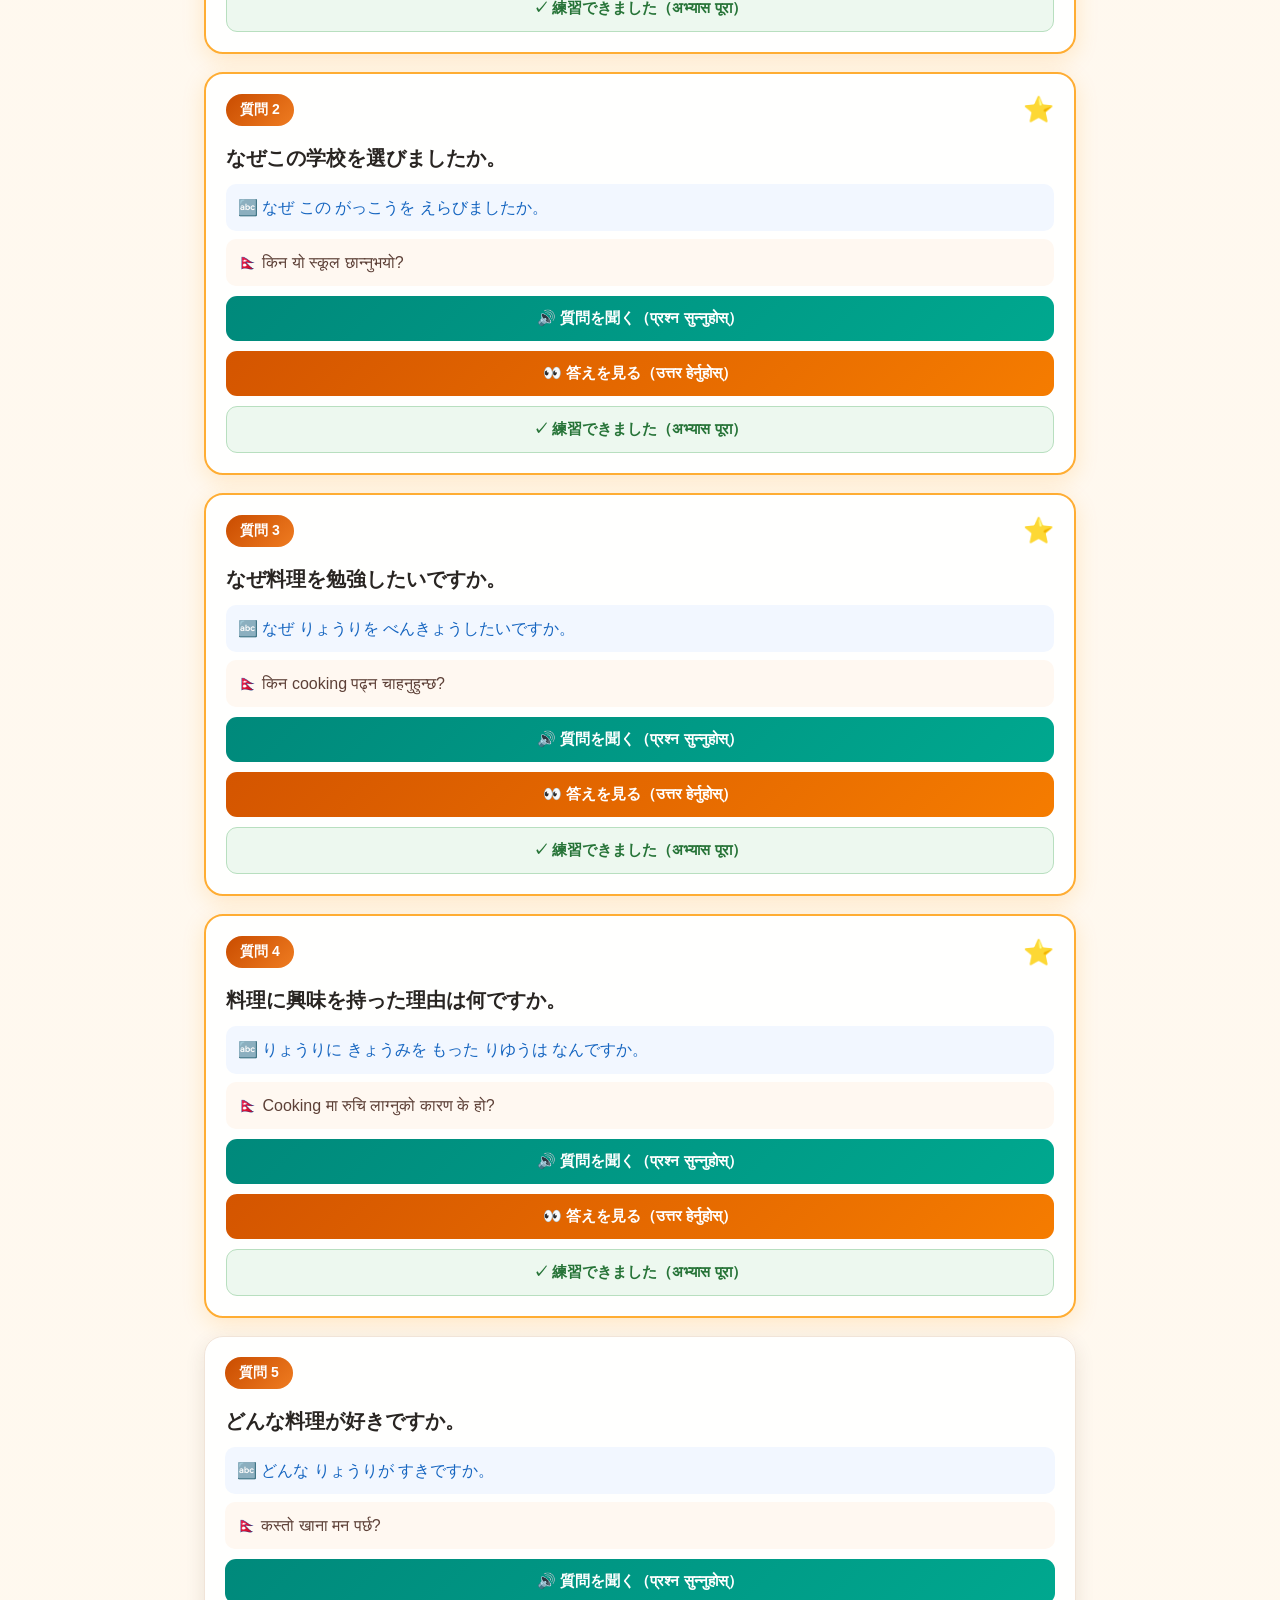
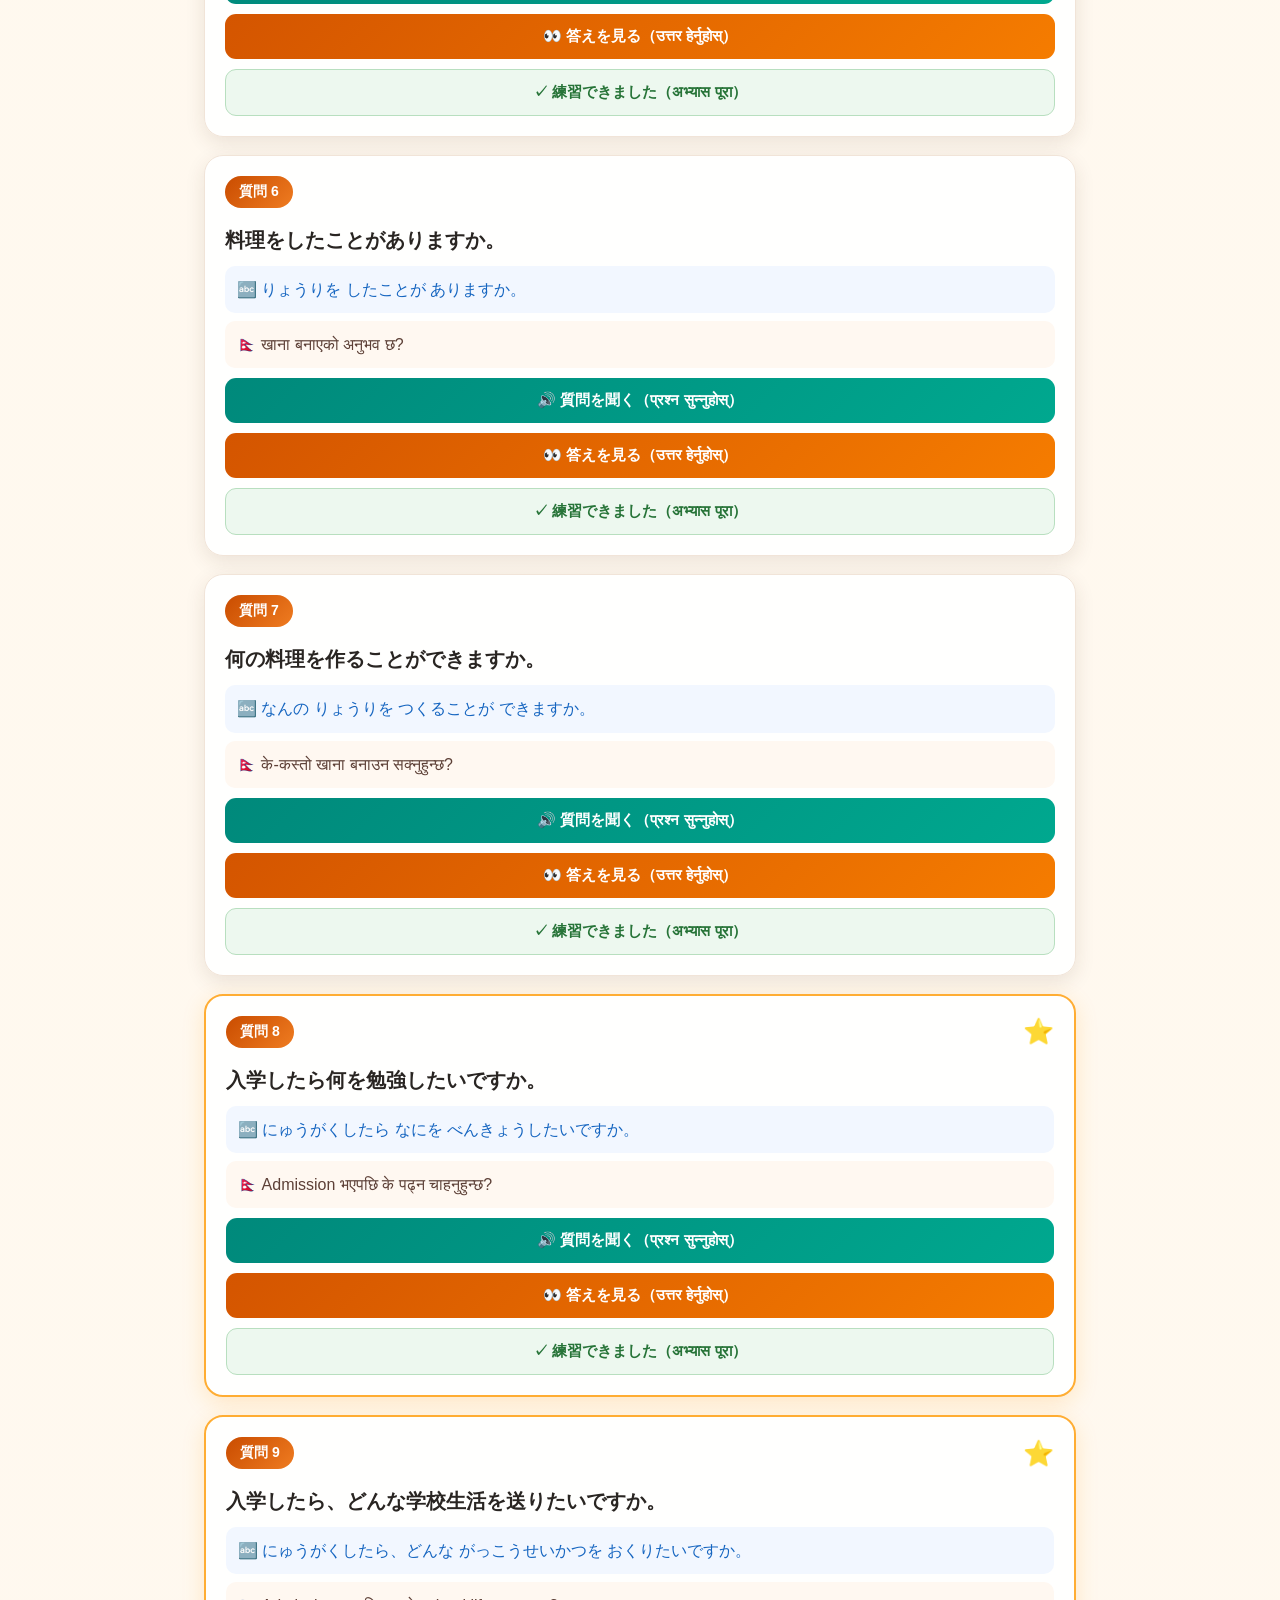
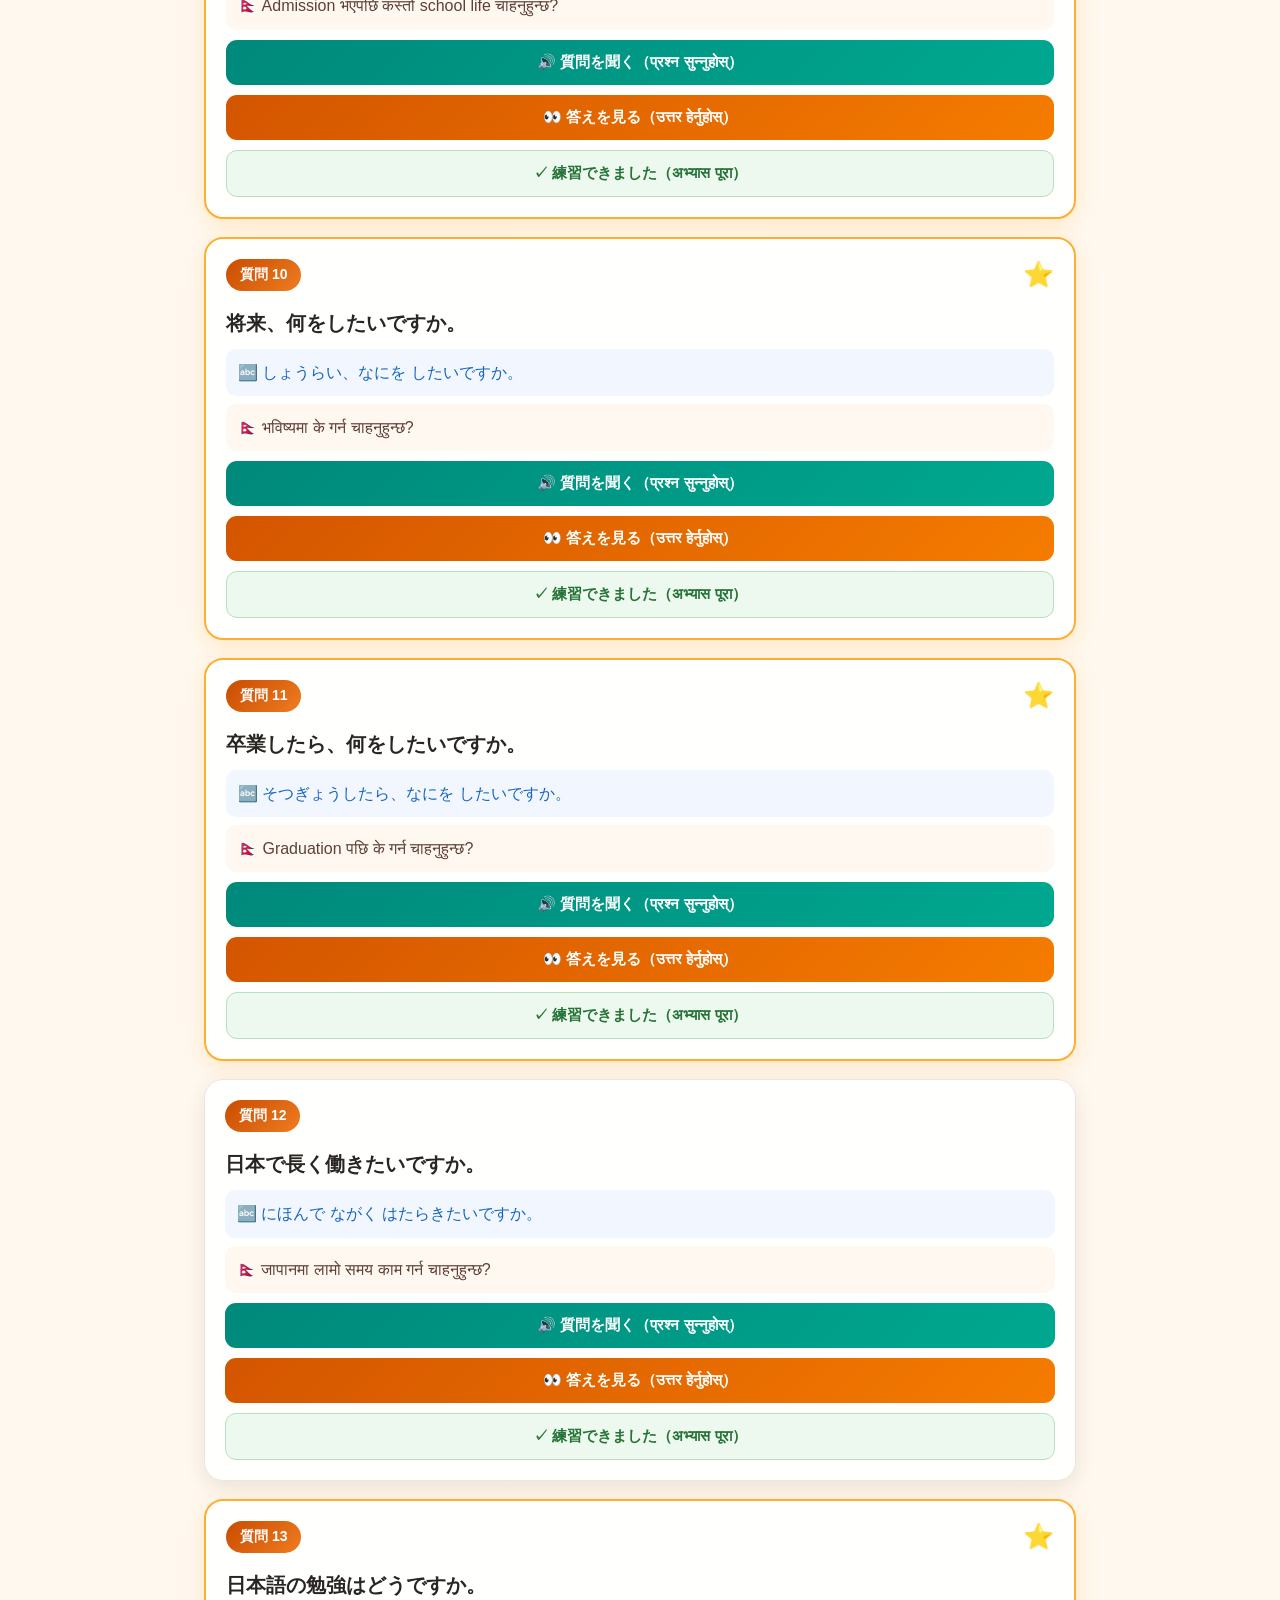
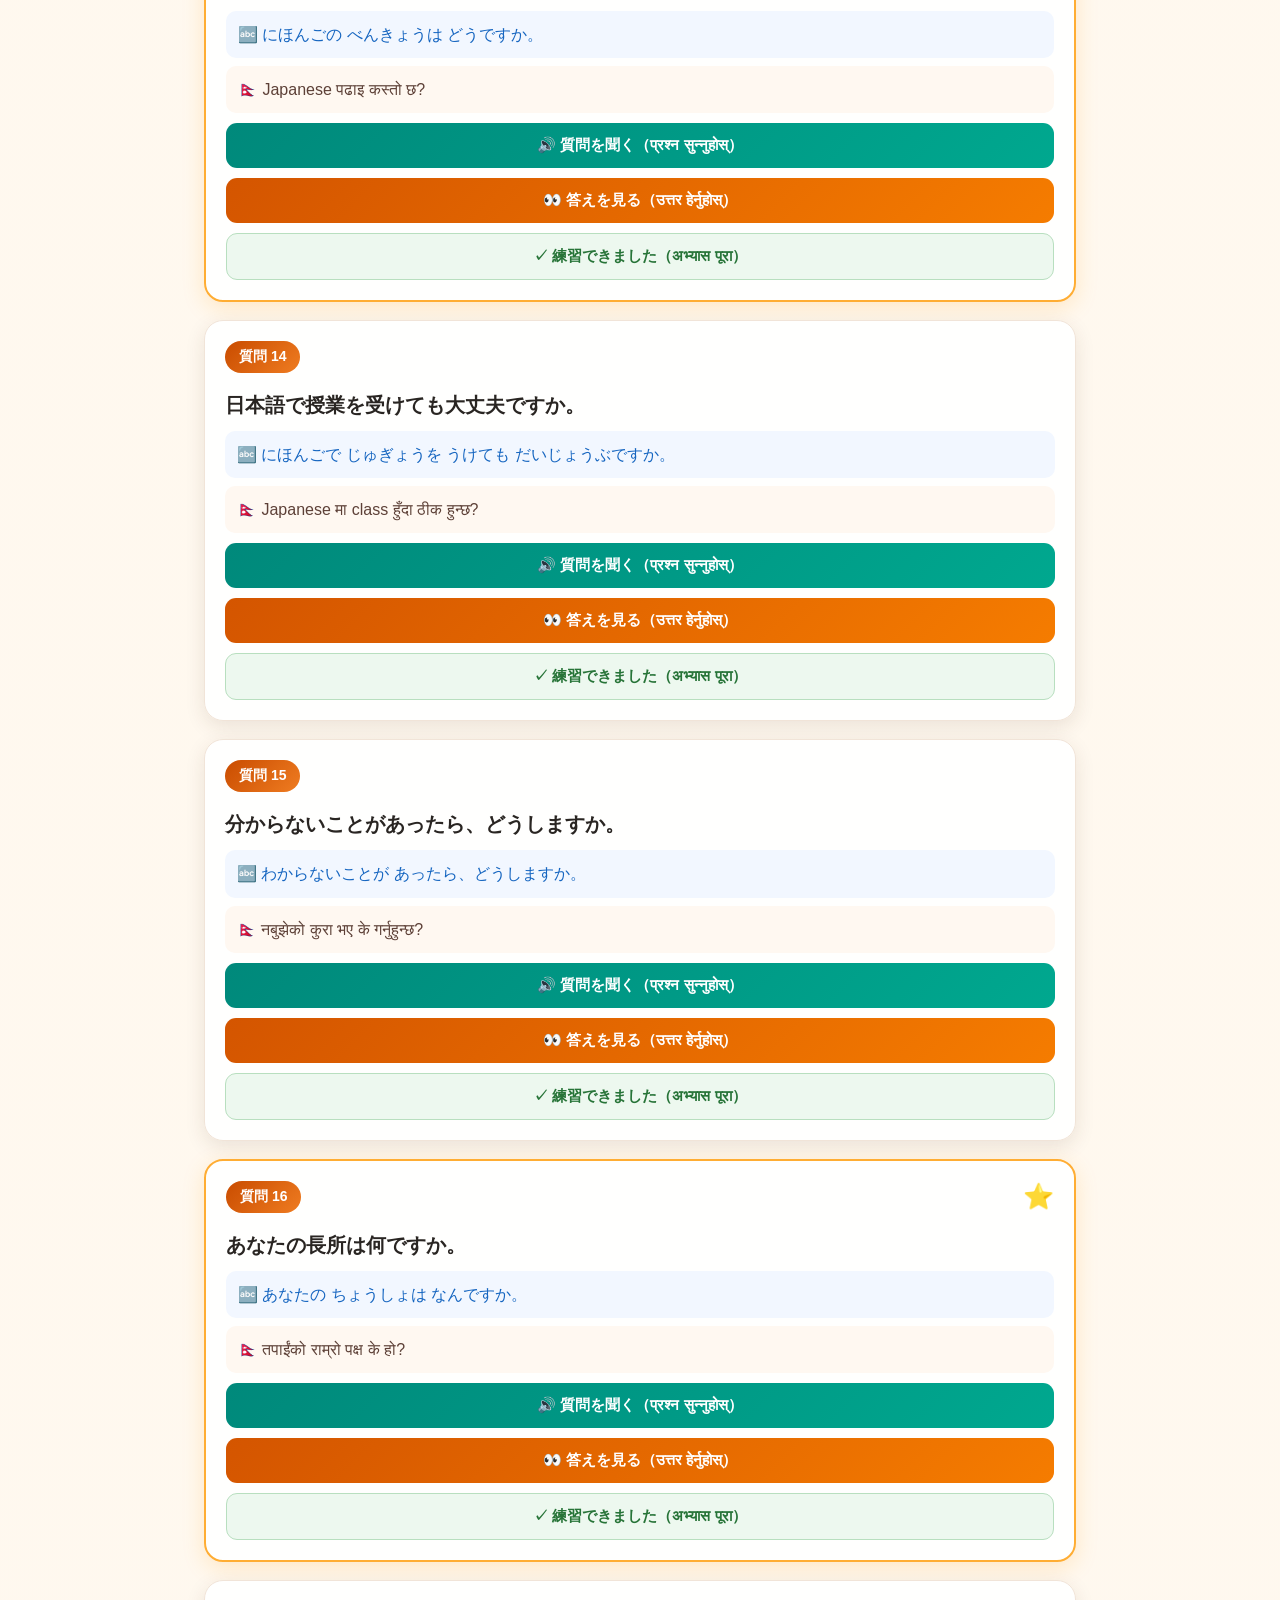
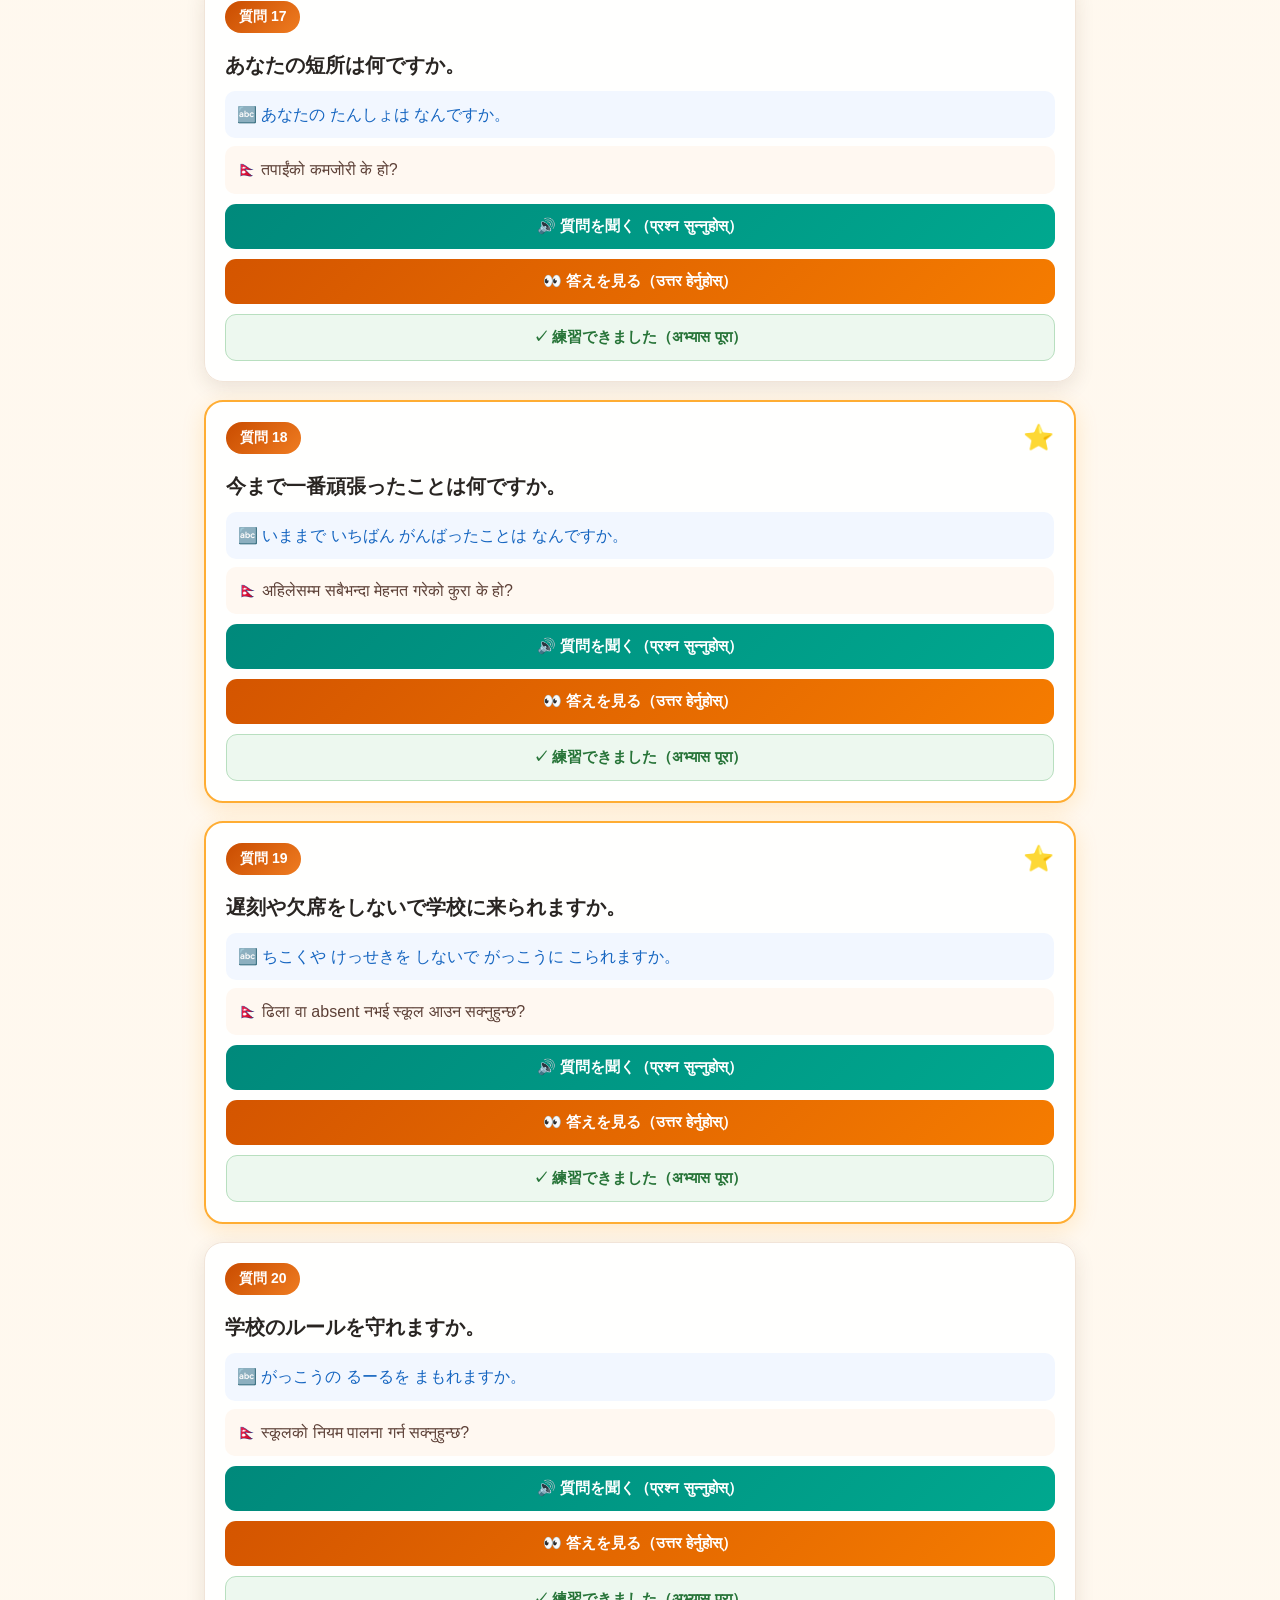
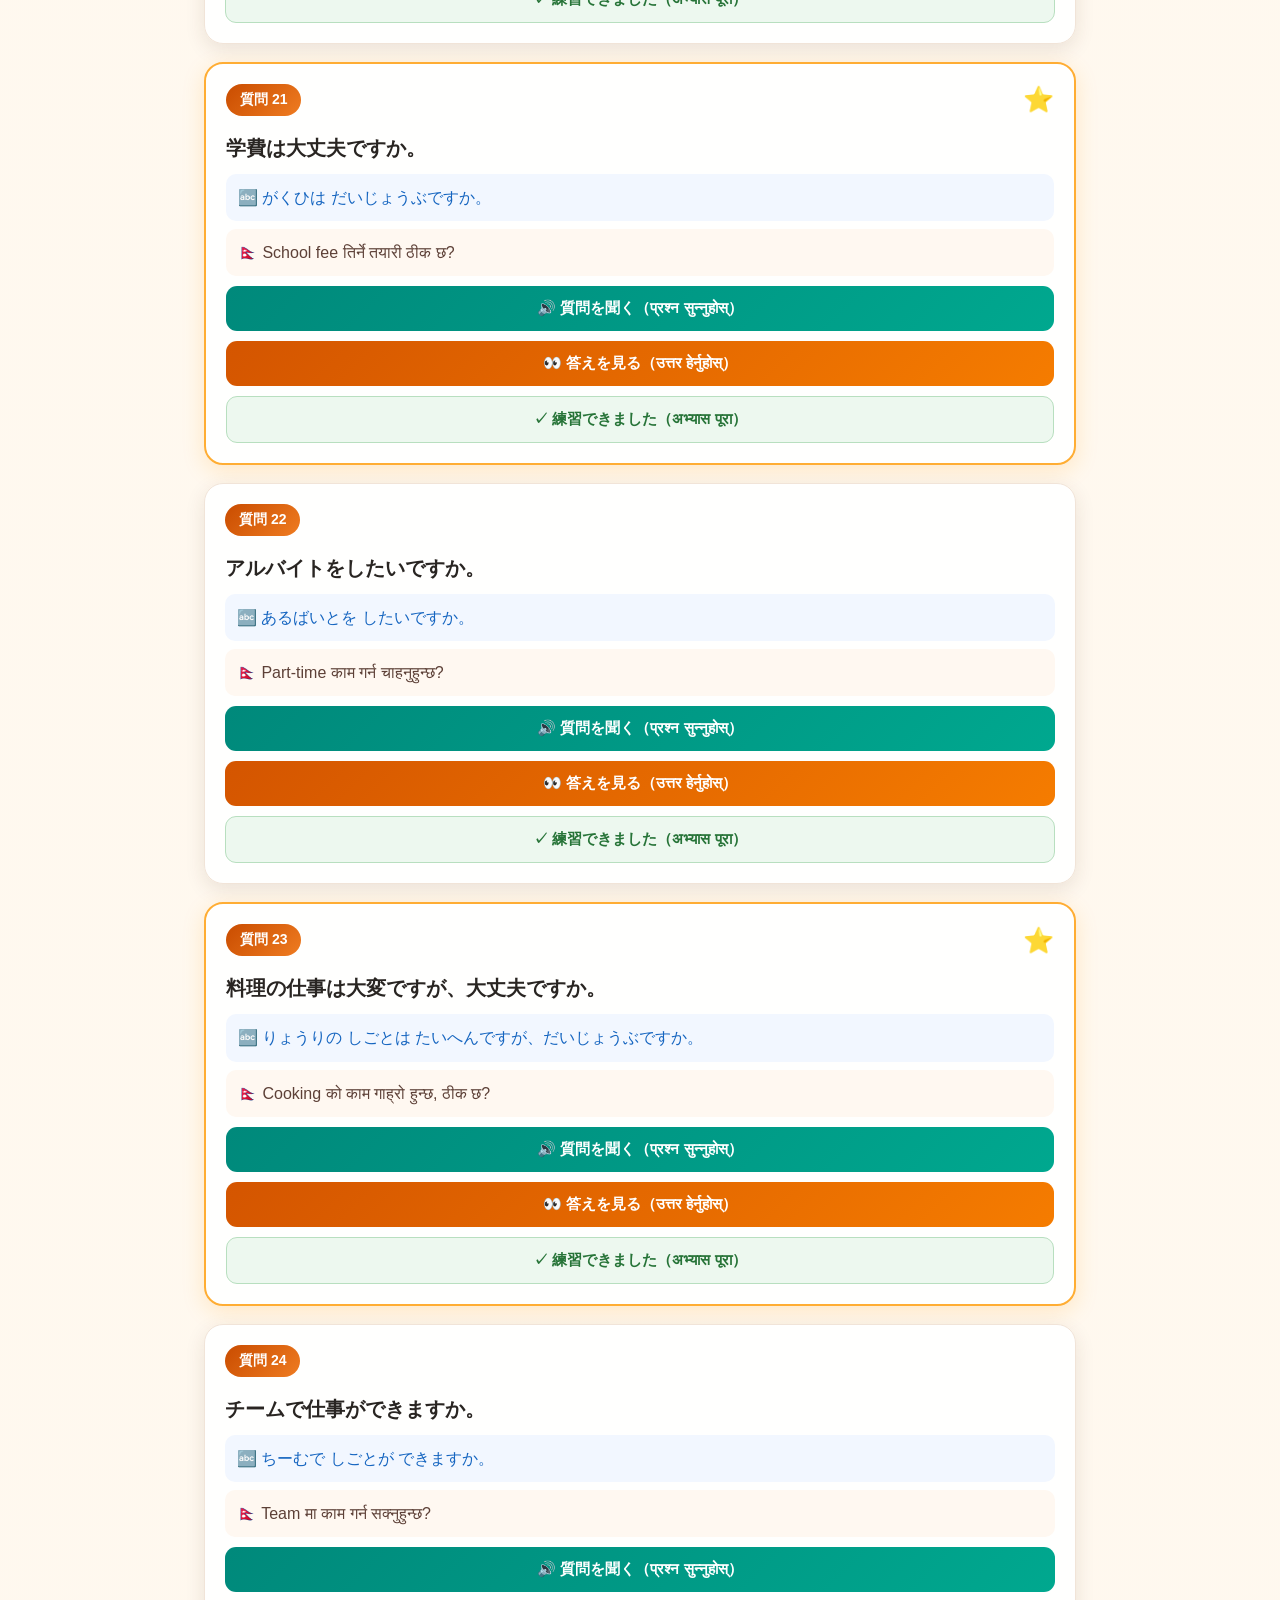
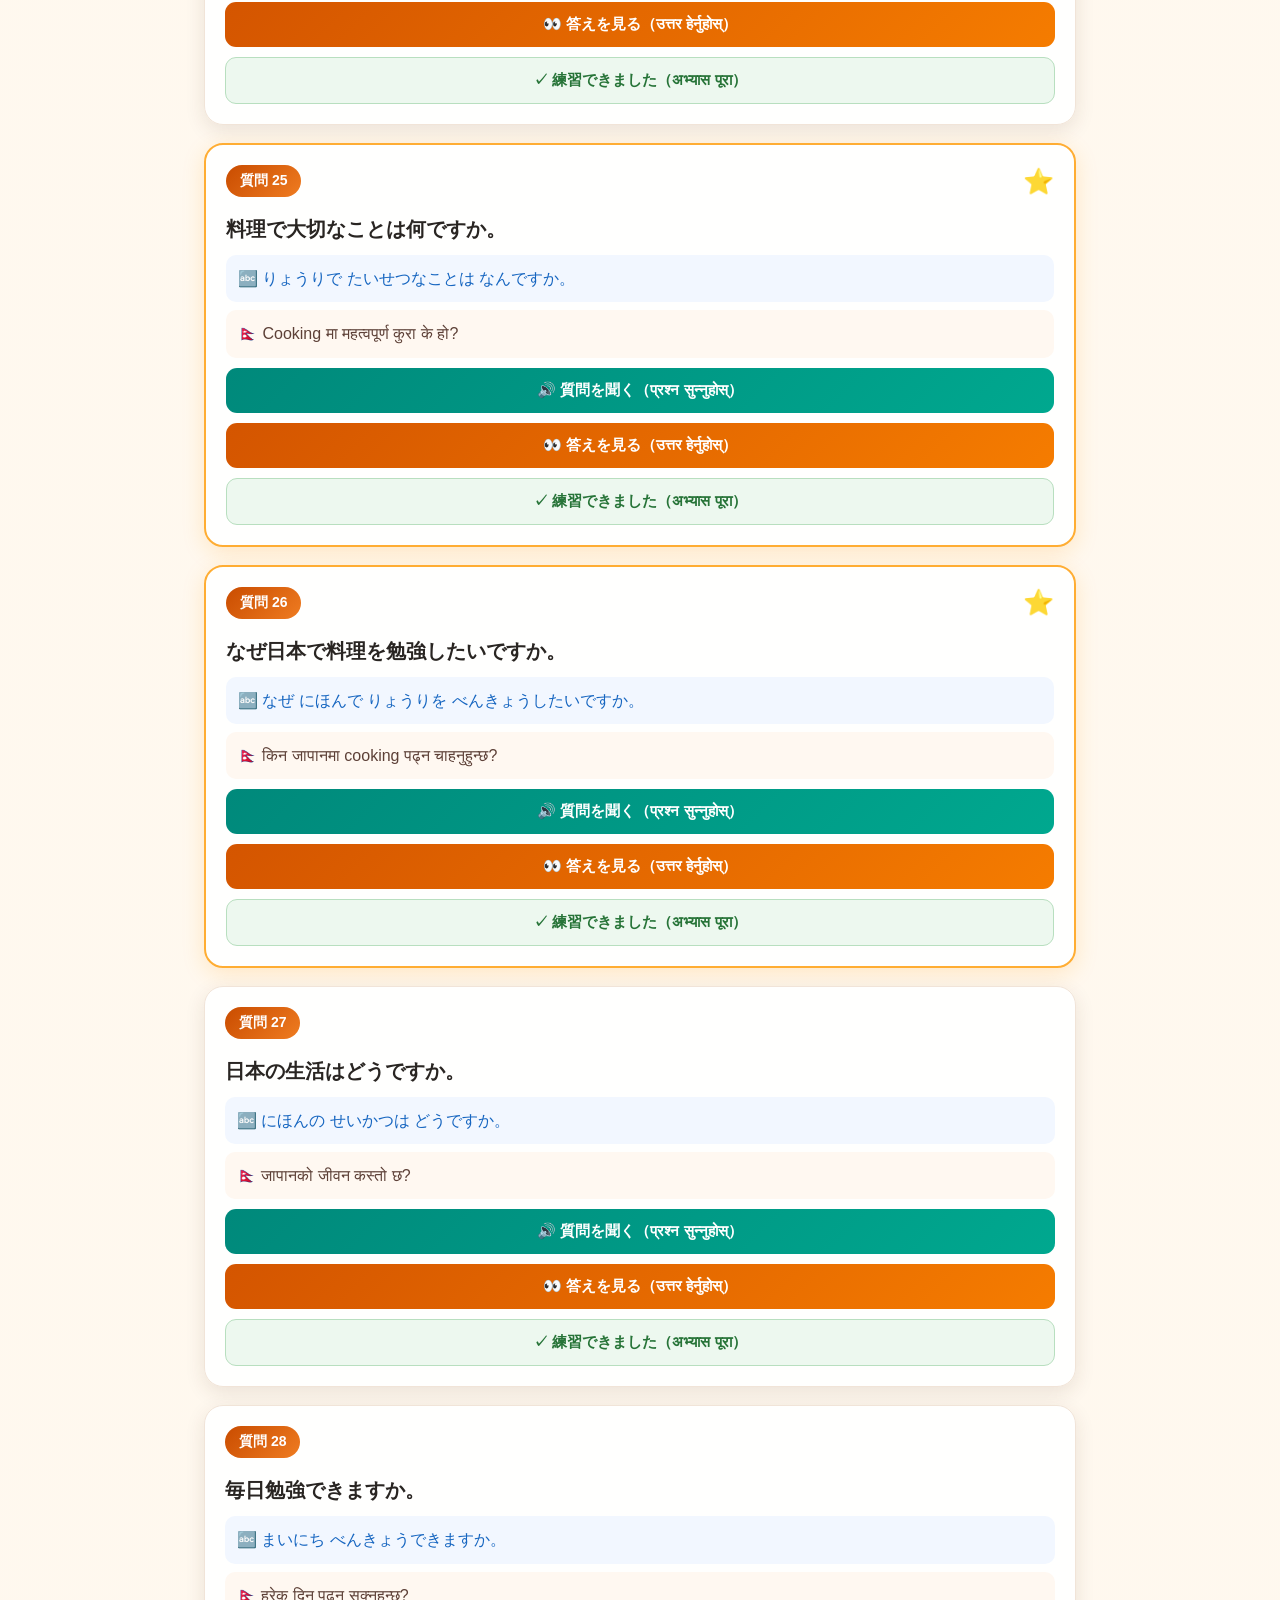
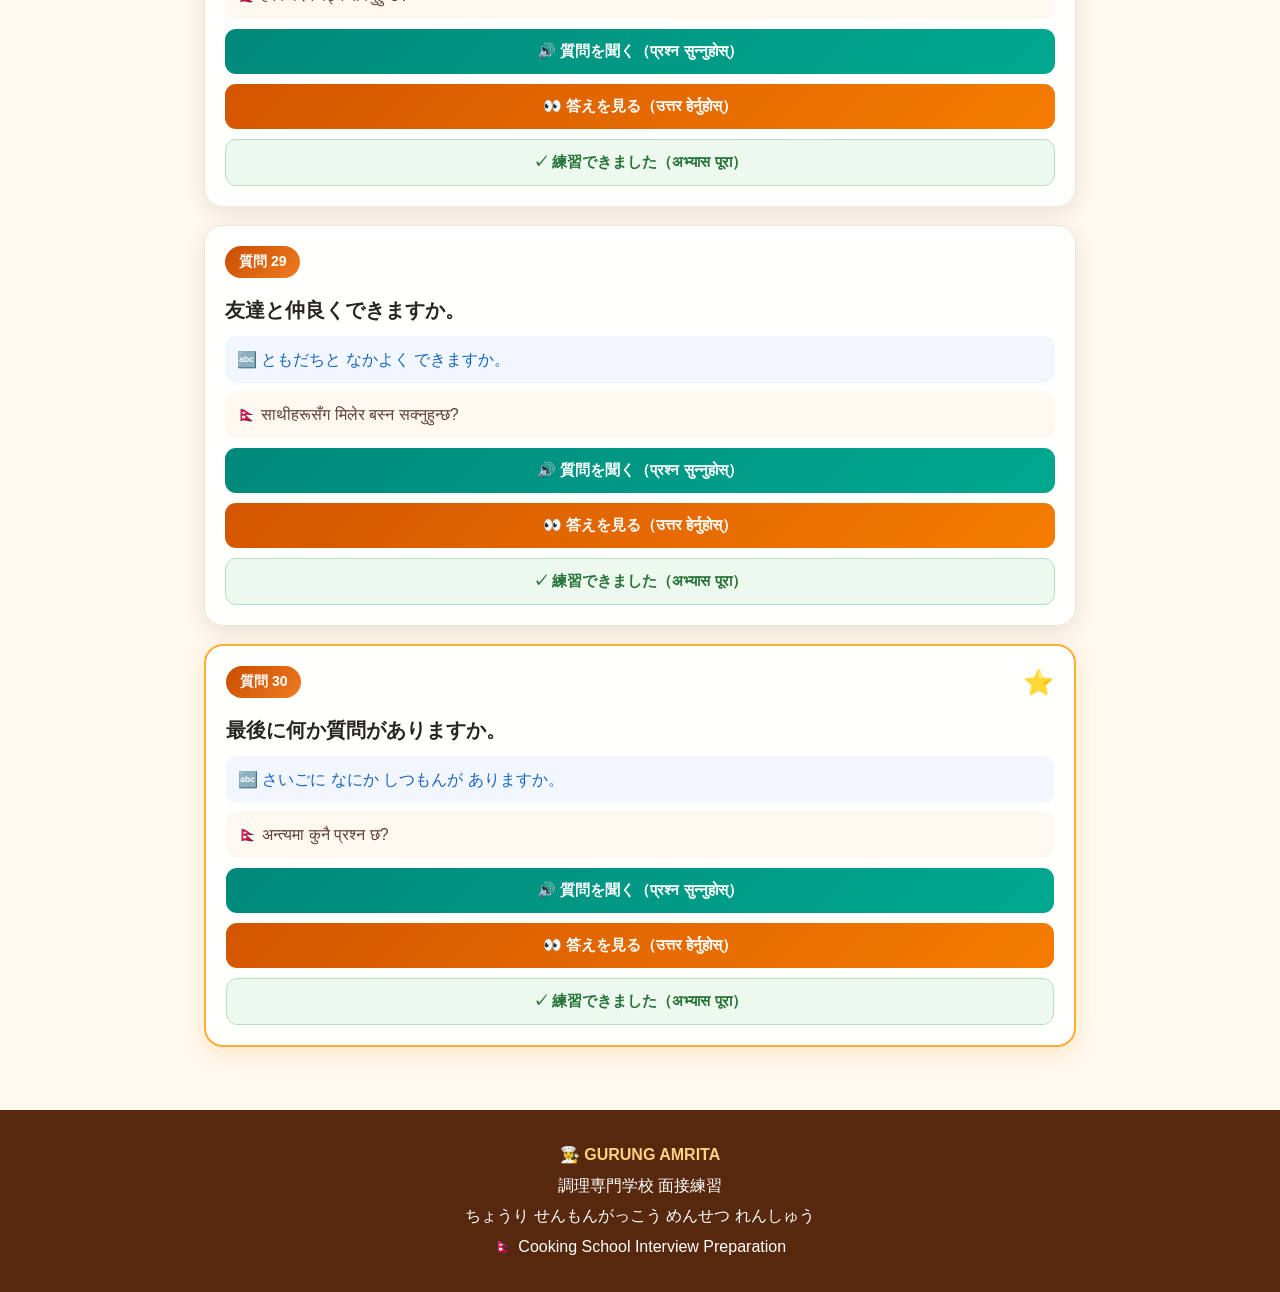
<file: saitama-cooking-interview.html>
<!DOCTYPE html>
<html lang="ja">
<head>
<meta charset="UTF-8">
<meta name="viewport" content="width=device-width, initial-scale=1.0">

<title>GURUNG AMRITA | 調理専門学校 面接練習</title>

<style>
*{
  box-sizing:border-box;
}

html{
  scroll-behavior:smooth;
}

body{
  margin:0;
  font-family:-apple-system,BlinkMacSystemFont,
  "Hiragino Kaku Gothic ProN","Yu Gothic",
  "Noto Sans JP",Arial,sans-serif;
  color:#2d2926;
  background:
    linear-gradient(rgba(255,248,238,.94),rgba(255,248,238,.96)),
    url("https://images.unsplash.com/photo-1504674900247-0877df9cc836?auto=format&fit=crop&w=1600&q=80")
    center/cover fixed;
}

/* =========================
   HERO
========================= */

.hero{
  min-height:390px;
  position:relative;
  display:flex;
  align-items:center;
  justify-content:center;
  text-align:center;
  color:white;
  padding:45px 18px;
  background:
    linear-gradient(
      rgba(65,25,5,.48),
      rgba(100,35,5,.70)
    ),
    url("https://images.unsplash.com/photo-1547592180-85f173990554?auto=format&fit=crop&w=1600&q=85")
    center/cover;
}

.hero-content{
  max-width:760px;
}

.chef-icon{
  font-size:58px;
  margin-bottom:8px;
}

.hero h1{
  margin:0;
  font-size:34px;
  text-shadow:0 3px 8px rgba(0,0,0,.45);
}

.hiragana-title{
  margin:8px 0;
  font-size:16px;
}

.student{
  display:inline-block;
  margin-top:18px;
  padding:11px 20px;
  background:rgba(255,255,255,.94);
  color:#b84300;
  border-radius:30px;
  font-size:18px;
  font-weight:800;
  box-shadow:0 5px 15px rgba(0,0,0,.2);
}

.subtitle{
  margin-top:14px;
  font-size:15px;
}

/* =========================
   CONTAINER
========================= */

.container{
  max-width:900px;
  margin:auto;
  padding:18px 14px 45px;
}

/* =========================
   WELCOME
========================= */

.welcome{
  background:white;
  border-radius:20px;
  padding:22px;
  margin-top:-38px;
  position:relative;
  z-index:2;
  box-shadow:0 8px 28px rgba(76,43,20,.18);
  border-top:5px solid #e86f19;
}

.welcome h2{
  margin-top:0;
  color:#b84300;
  text-align:center;
}

.practice-guide{
  background:#fff4e5;
  border-radius:14px;
  padding:15px;
  line-height:1.9;
  margin-top:15px;
}

.practice-guide strong{
  color:#b84300;
}

/* =========================
   SEARCH
========================= */

.search{
  width:100%;
  padding:15px;
  border:2px solid #f0c49e;
  border-radius:12px;
  font-size:16px;
  margin-top:17px;
  outline:none;
}

.search:focus{
  border-color:#e86f19;
}

/* =========================
   PROGRESS
========================= */

.progress-info{
  display:flex;
  justify-content:space-between;
  align-items:center;
  margin-top:18px;
  font-weight:bold;
}

.progress-bar{
  height:13px;
  background:#eee4dc;
  border-radius:20px;
  overflow:hidden;
  margin-top:8px;
}

.progress{
  width:0%;
  height:100%;
  background:linear-gradient(90deg,#e86f19,#ffb300);
  transition:.4s;
}

/* =========================
   IMPORTANT BOX
========================= */

.tip{
  background:linear-gradient(135deg,#fff8db,#fff0c2);
  border:1px solid #f3d56a;
  border-left:6px solid #ffb300;
  padding:17px;
  margin:18px 0;
  border-radius:14px;
  line-height:1.8;
}

/* =========================
   QUESTIONS
========================= */

.card{
  background:rgba(255,255,255,.97);
  border-radius:19px;
  padding:20px;
  margin:18px 0;
  box-shadow:0 6px 20px rgba(69,43,24,.11);
  border:1px solid #f1e4d8;
}

.card.important{
  border:2px solid #ffad33;
  box-shadow:0 6px 22px rgba(255,153,0,.18);
}

.question-top{
  display:flex;
  justify-content:space-between;
  align-items:center;
}

.number{
  display:inline-block;
  background:linear-gradient(135deg,#c94c00,#ef7c21);
  color:white;
  padding:7px 14px;
  border-radius:30px;
  font-size:14px;
  font-weight:800;
}

.star{
  font-size:25px;
}

.jp{
  font-size:20px;
  font-weight:800;
  margin-top:15px;
  line-height:1.7;
  color:#292522;
}

.hira{
  color:#1565c0;
  background:#f2f7ff;
  border-radius:10px;
  padding:10px 12px;
  margin-top:9px;
  line-height:1.7;
}

.nepali{
  color:#5d4037;
  background:#fff8f1;
  border-radius:10px;
  padding:10px 12px;
  margin-top:8px;
  line-height:1.7;
}

/* =========================
   BUTTONS
========================= */

button{
  width:100%;
  border:0;
  border-radius:11px;
  padding:13px 10px;
  margin-top:10px;
  font-size:15px;
  font-weight:800;
  cursor:pointer;
  transition:.2s;
}

button:active{
  transform:scale(.98);
}

.listen{
  background:linear-gradient(135deg,#00897b,#00a88f);
  color:white;
}

.show{
  background:linear-gradient(135deg,#d45500,#f57c00);
  color:white;
}

.stop{
  background:#ececec;
  color:#333;
}

.done{
  background:#edf8ef;
  color:#277438;
  border:1px solid #b8dfbf;
}

.done.completed{
  background:#2e7d32;
  color:white;
  border-color:#2e7d32;
}

/* =========================
   ANSWER
========================= */

.answer{
  display:none;
  margin-top:16px;
  padding:17px;
  border-radius:14px;
  background:#fcfffc;
  border:1px solid #cfe8d3;
}

.answer-title{
  color:#237a35;
  font-size:18px;
  font-weight:900;
  margin-bottom:10px;
}

/* =========================
   FOOD BANNER
========================= */

.food-banner{
  height:190px;
  margin:25px 0;
  border-radius:20px;
  overflow:hidden;
  position:relative;
  background:
    linear-gradient(rgba(0,0,0,.15),rgba(0,0,0,.45)),
    url("https://images.unsplash.com/photo-1556911220-bff31c812dba?auto=format&fit=crop&w=1200&q=85")
    center/cover;
  display:flex;
  align-items:flex-end;
  padding:20px;
  color:white;
  box-shadow:0 7px 20px rgba(0,0,0,.16);
}

.food-banner strong{
  font-size:21px;
  text-shadow:0 2px 5px #000;
}

/* =========================
   TOP BUTTON
========================= */

.top{
  position:fixed;
  right:17px;
  bottom:18px;
  width:52px;
  height:52px;
  border-radius:50%;
  padding:0;
  margin:0;
  background:#d95c0b;
  color:white;
  font-size:23px;
  box-shadow:0 5px 15px rgba(0,0,0,.25);
  z-index:20;
}

/* =========================
   FOOTER
========================= */

footer{
  background:#57280d;
  color:white;
  text-align:center;
  padding:30px 15px;
  line-height:1.9;
}

footer strong{
  color:#ffd180;
}

@media(max-width:600px){

  .hero{
    min-height:350px;
  }

  .hero h1{
    font-size:25px;
  }

  .chef-icon{
    font-size:48px;
  }

  .student{
    font-size:16px;
  }

  .jp{
    font-size:18px;
  }

  .welcome{
    margin-top:-30px;
  }
}
</style>
</head>


<body>

<!-- =====================
     HERO
===================== -->

<header class="hero">

<div class="hero-content">

<div class="chef-icon">👩‍🍳🍱</div>

<h1>調理専門学校 面接練習</h1>

<p class="hiragana-title">
ちょうり せんもんがっこう めんせつ れんしゅう
</p>

<div class="student">
GURUNG AMRITA（グルン アムリタ）
</div>

<p class="subtitle">
🍳 Cooking School Interview Practice
</p>

</div>

</header>


<main class="container">

<!-- WELCOME -->

<section class="welcome">

<h2>🍽️ 面接合格に向けて頑張りましょう！</h2>

<p style="text-align:center;">
めんせつ ごうかくに むけて がんばりましょう！<br>
🇳🇵 Interview पास गर्न राम्रोसँग अभ्यास गरौं!
</p>

<div class="practice-guide">

<strong>🎧 おすすめの練習方法</strong><br>

① 質問を読む（प्रश्न पढ्नुहोस्）<br>
② 🔊 質問を聞く（प्रश्न सुन्नुहोस्）<br>
③ उत्तर नहेरी आफैं Japanese मा बोल्नुहोस्<br>
④ 答えを見る（उत्तर हेर्नुहोस्）<br>
⑤ 🔊 答えを聞く（सही उत्तर सुन्नुहोस्）<br>
⑥ आवाजसँगै फेरि बोल्नुहोस्

</div>

<input
id="search"
class="search"
type="search"
placeholder="🔎 質問を検索（प्रश्न खोज्नुहोस्）"
oninput="searchQuestions()"
>

<div class="progress-info">
<span>📚 練習の進み具合</span>
<span id="progressText">0 / 30</span>
</div>

<div class="progress-bar">
<div id="progress" class="progress"></div>
</div>

</section>


<div class="tip">
⭐ <strong>重要質問（महत्वपूर्ण प्रश्न）</strong><br>
⭐ भएका प्रश्नहरू interview अघि कम्तीमा 3 पटक अभ्यास गर्नुहोस्।
उत्तर याद मात्र नगरी, अर्थ बुझेर प्राकृतिक रूपमा बोल्ने प्रयास गर्नुहोस्।
</div>


<div class="food-banner">
<strong>
🍜 料理を学んで、夢をかなえよう。<br>
料理 सिकेर आफ्नो सपना पूरा गरौं।
</strong>
</div>


<!-- QUESTIONS -->

<div id="questions"></div>

</main>


<button
class="top"
onclick="window.scrollTo({top:0,behavior:'smooth'})"
aria-label="ページ上部へ">
↑
</button>


<footer>

<strong>👩‍🍳 GURUNG AMRITA</strong><br>

調理専門学校 面接練習<br>

ちょうり せんもんがっこう めんせつ れんしゅう<br>

🇳🇵 Cooking School Interview Preparation

</footer>


<script>

/* =========================================
   JAPANESE SPEECH / LISTENING
========================================= */

function speakJapanese(text){

  if(!("speechSynthesis" in window)){
    alert("この端末では音声機能が使えません。");
    return;
  }

  window.speechSynthesis.cancel();

  const speech =
  new SpeechSynthesisUtterance(text);

  speech.lang="ja-JP";

  // Interview practice को लागि अलि slow
  speech.rate=0.72;
  speech.pitch=1;
  speech.volume=1;

  const voices =
  window.speechSynthesis.getVoices();

  const japaneseVoice =
  voices.find(v => v.lang === "ja-JP") ||
  voices.find(v => v.lang.startsWith("ja"));

  if(japaneseVoice){
    speech.voice=japaneseVoice;
  }

  window.speechSynthesis.speak(speech);
}


function stopSpeaking(){
  window.speechSynthesis.cancel();
}


/* =========================================
   INTERVIEW QUESTIONS
========================================= */

const questions=[

{
important:true,
q:"自己紹介をしてください。",
h:"じこしょうかいを してください。",
n:"आफ्नो परिचय दिनुहोस्।",
a:"はじめまして。グルン アムリタです。ネパールから来ました。今、日本で勉強しています。料理に興味があります。今日はよろしくお願いします。",
ah:"はじめまして。ぐるん あむりたです。ねぱーるから きました。いま、にほんで べんきょうしています。りょうりに きょうみが あります。きょうは よろしく おねがいします。",
an:"नमस्ते। मेरो नाम Gurung Amrita हो। म नेपालबाट आएको हुँ। अहिले जापानमा पढ्दै छु। मलाई cooking मा रुचि छ। आजको interview का लागि धन्यवाद।"
},

{
important:true,
q:"なぜこの学校を選びましたか。",
h:"なぜ この がっこうを えらびましたか。",
n:"किन यो स्कूल छान्नुभयो?",
a:"料理についてしっかり勉強したいからです。この学校で料理の知識と技術を学びたいです。",
ah:"りょうりについて しっかり べんきょうしたいからです。この がっこうで りょうりの ちしきと ぎじゅつを まなびたいです。",
an:"म cooking राम्रोसँग पढ्न चाहन्छु। यो स्कूलमा cooking को ज्ञान र सीप सिक्न चाहन्छु।"
},

{
important:true,
q:"なぜ料理を勉強したいですか。",
h:"なぜ りょうりを べんきょうしたいですか。",
n:"किन cooking पढ्न चाहनुहुन्छ?",
a:"私は料理が好きです。もっと料理が上手になりたいです。だから、料理を勉強したいです。",
ah:"わたしは りょうりが すきです。もっと りょうりが じょうずに なりたいです。だから、りょうりを べんきょうしたいです。",
an:"मलाई खाना बनाउन मन पर्छ। अझ राम्रोसँग खाना बनाउन सिक्न चाहन्छु। त्यसैले cooking पढ्न चाहन्छु।"
},

{
important:true,
q:"料理に興味を持った理由は何ですか。",
h:"りょうりに きょうみを もった りゆうは なんですか。",
n:"Cooking मा रुचि लाग्नुको कारण के हो?",
a:"料理を作ることが好きだからです。おいしい料理を作ると、うれしいです。",
ah:"りょうりを つくることが すきだからです。おいしい りょうりを つくると、うれしいです。",
an:"मलाई खाना बनाउन मन पर्छ। मिठो खाना बनाउँदा खुसी लाग्छ।"
},

{
important:false,
q:"どんな料理が好きですか。",
h:"どんな りょうりが すきですか。",
n:"कस्तो खाना मन पर्छ?",
a:"ネパール料理と日本料理が好きです。",
ah:"ねぱーる りょうりと にほん りょうりが すきです。",
an:"मलाई नेपाली र जापानी खाना मन पर्छ।"
},

{
important:false,
q:"料理をしたことがありますか。",
h:"りょうりを したことが ありますか。",
n:"खाना बनाएको अनुभव छ?",
a:"はい、あります。家で料理をすることがあります。",
ah:"はい、あります。いえで りょうりを することが あります。",
an:"हो, छ। म घरमा खाना बनाउँछु।"
},

{
important:false,
q:"何の料理を作ることができますか。",
h:"なんの りょうりを つくることが できますか。",
n:"के-कस्तो खाना बनाउन सक्नुहुन्छ?",
a:"ネパール料理を作ることができます。これから日本料理も勉強したいです。",
ah:"ねぱーる りょうりを つくることが できます。これから にほん りょうりも べんきょうしたいです。",
an:"म नेपाली खाना बनाउन सक्छु। अब जापानी खाना पनि सिक्न चाहन्छु।"
},

{
important:true,
q:"入学したら何を勉強したいですか。",
h:"にゅうがくしたら なにを べんきょうしたいですか。",
n:"Admission भएपछि के पढ्न चाहनुहुन्छ?",
a:"料理の知識と技術を勉強したいです。日本語ももっと勉強したいです。",
ah:"りょうりの ちしきと ぎじゅつを べんきょうしたいです。にほんごも もっと べんきょうしたいです。",
an:"Cooking को ज्ञान र सीप सिक्न चाहन्छु। Japanese पनि अझ राम्रो बनाउन चाहन्छु।"
},

{
important:true,
q:"入学したら、どんな学校生活を送りたいですか。",
h:"にゅうがくしたら、どんな がっこうせいかつを おくりたいですか。",
n:"Admission भएपछि कस्तो school life चाहनुहुन्छ?",
a:"毎日まじめに勉強したいです。先生の話をよく聞いて、友達とも仲良くしたいです。",
ah:"まいにち まじめに べんきょうしたいです。せんせいの はなしを よく きいて、ともだちとも なかよく したいです。",
an:"हरेक दिन मेहनत गरेर पढ्न चाहन्छु। शिक्षकको कुरा राम्रोसँग सुन्छु र साथीहरूसँग मिलेर बस्न चाहन्छु।"
},

{
important:true,
q:"将来、何をしたいですか。",
h:"しょうらい、なにを したいですか。",
n:"भविष्यमा के गर्न चाहनुहुन्छ?",
a:"将来、料理の仕事をしたいです。",
ah:"しょうらい、りょうりの しごとを したいです。",
an:"भविष्यमा cooking सम्बन्धी काम गर्न चाहन्छु।"
},

{
important:true,
q:"卒業したら、何をしたいですか。",
h:"そつぎょうしたら、なにを したいですか。",
n:"Graduation पछि के गर्न चाहनुहुन्छ?",
a:"卒業したら、日本で料理の仕事をしたいです。学校で勉強したことを仕事で使いたいです。",
ah:"そつぎょうしたら、にほんで りょうりの しごとを したいです。がっこうで べんきょうしたことを しごとで つかいたいです。",
an:"Graduation पछि जापानमा cooking सम्बन्धी काम गर्न चाहन्छु। स्कूलमा सिकेको कुरा काममा प्रयोग गर्न चाहन्छु।"
},

{
important:false,
q:"日本で長く働きたいですか。",
h:"にほんで ながく はたらきたいですか。",
n:"जापानमा लामो समय काम गर्न चाहनुहुन्छ?",
a:"はい、日本で長く働きたいです。",
ah:"はい、にほんで ながく はたらきたいです。",
an:"हो। जापानमा लामो समय काम गर्न चाहन्छु।"
},

{
important:true,
q:"日本語の勉強はどうですか。",
h:"にほんごの べんきょうは どうですか。",
n:"Japanese पढाइ कस्तो छ?",
a:"日本語は難しいですが、おもしろいです。毎日勉強しています。",
ah:"にほんごは むずかしいですが、おもしろいです。まいにち べんきょうしています。",
an:"Japanese गाह्रो छ, तर रमाइलो छ। हरेक दिन पढिरहेको छु।"
},

{
important:false,
q:"日本語で授業を受けても大丈夫ですか。",
h:"にほんごで じゅぎょうを うけても だいじょうぶですか。",
n:"Japanese मा class हुँदा ठीक हुन्छ?",
a:"はい。分からない時は、先生に質問します。そして、家でも勉強します。",
ah:"はい。わからない ときは、せんせいに しつもんします。そして、いえでも べんきょうします。",
an:"हो। नबुझेको बेला शिक्षकलाई सोध्छु र घरमा पनि पढ्छु।"
},

{
important:false,
q:"分からないことがあったら、どうしますか。",
h:"わからないことが あったら、どうしますか。",
n:"नबुझेको कुरा भए के गर्नुहुन्छ?",
a:"先生に聞きます。自分でも調べます。",
ah:"せんせいに ききます。じぶんでも しらべます。",
an:"शिक्षकलाई सोध्छु। आफैं पनि खोजेर पढ्छु।"
},

{
important:true,
q:"あなたの長所は何ですか。",
h:"あなたの ちょうしょは なんですか。",
n:"तपाईंको राम्रो पक्ष के हो?",
a:"まじめなところです。最後まで頑張ります。",
ah:"まじめな ところです。さいごまで がんばります。",
an:"म गम्भीर र मेहनती छु। काम अन्तिमसम्म गर्छु।"
},

{
important:false,
q:"あなたの短所は何ですか。",
h:"あなたの たんしょは なんですか。",
n:"तपाईंको कमजोरी के हो?",
a:"日本語がまだ上手ではありません。でも、毎日勉強しています。",
ah:"にほんごが まだ じょうずでは ありません。でも、まいにち べんきょうしています。",
an:"मेरो Japanese अझै राम्रो छैन। तर हरेक दिन पढिरहेको छु।"
},

{
important:true,
q:"今まで一番頑張ったことは何ですか。",
h:"いままで いちばん がんばったことは なんですか。",
n:"अहिलेसम्म सबैभन्दा मेहनत गरेको कुरा के हो?",
a:"日本語の勉強です。難しいですが、毎日勉強しています。",
ah:"にほんごの べんきょうです。むずかしいですが、まいにち べんきょうしています。",
an:"Japanese पढाइ हो। गाह्रो भए पनि हरेक दिन पढिरहेको छु।"
},

{
important:true,
q:"遅刻や欠席をしないで学校に来られますか。",
h:"ちこくや けっせきを しないで がっこうに こられますか。",
n:"ढिला वा absent नभई स्कूल आउन सक्नुहुन्छ?",
a:"はい。時間を守って、毎日学校に来ます。",
ah:"はい。じかんを まもって、まいにち がっこうに きます。",
an:"हो। समय पालना गरेर हरेक दिन स्कूल आउँछु।"
},

{
important:false,
q:"学校のルールを守れますか。",
h:"がっこうの るーるを まもれますか。",
n:"स्कूलको नियम पालना गर्न सक्नुहुन्छ?",
a:"はい、守ります。",
ah:"はい、まもります。",
an:"हो, पालना गर्छु।"
},

{
important:true,
q:"学費は大丈夫ですか。",
h:"がくひは だいじょうぶですか。",
n:"School fee तिर्ने तयारी ठीक छ?",
a:"はい、大丈夫です。学費の準備をしています。",
ah:"はい、だいじょうぶです。がくひの じゅんびを しています。",
an:"हो, ठीक छ। School fee को तयारी गरिरहेको छु।"
},

{
important:false,
q:"アルバイトをしたいですか。",
h:"あるばいとを したいですか。",
n:"Part-time काम गर्न चाहनुहुन्छ?",
a:"はい。でも、勉強を一番大切にします。",
ah:"はい。でも、べんきょうを いちばん たいせつに します。",
an:"हो। तर पढाइलाई सबैभन्दा महत्वपूर्ण राख्छु।"
},

{
important:true,
q:"料理の仕事は大変ですが、大丈夫ですか。",
h:"りょうりの しごとは たいへんですが、だいじょうぶですか。",
n:"Cooking को काम गाह्रो हुन्छ, ठीक छ?",
a:"はい、大丈夫です。大変でも一生懸命頑張ります。",
ah:"はい、だいじょうぶです。たいへんでも いっしょうけんめい がんばります。",
an:"हो, ठीक छ। गाह्रो भए पनि पूरा मेहनत गर्छु।"
},

{
important:false,
q:"チームで仕事ができますか。",
h:"ちーむで しごとが できますか。",
n:"Team मा काम गर्न सक्नुहुन्छ?",
a:"はい、できます。みんなと協力して頑張ります。",
ah:"はい、できます。みんなと きょうりょくして がんばります。",
an:"हो, सक्छु। सबैसँग सहकार्य गरेर काम गर्छु।"
},

{
important:true,
q:"料理で大切なことは何ですか。",
h:"りょうりで たいせつなことは なんですか。",
n:"Cooking मा महत्वपूर्ण कुरा के हो?",
a:"安全と清潔が大切だと思います。",
ah:"あんぜんと せいけつが たいせつだと おもいます。",
an:"सुरक्षा र सफाइ महत्वपूर्ण हुन्छ जस्तो लाग्छ।"
},

{
important:true,
q:"なぜ日本で料理を勉強したいですか。",
h:"なぜ にほんで りょうりを べんきょうしたいですか。",
n:"किन जापानमा cooking पढ्न चाहनुहुन्छ?",
a:"日本の料理と技術を勉強したいからです。",
ah:"にほんの りょうりと ぎじゅつを べんきょうしたいからです。",
an:"जापानी खाना र cooking skill सिक्न चाहेकोले हो।"
},

{
important:false,
q:"日本の生活はどうですか。",
h:"にほんの せいかつは どうですか。",
n:"जापानको जीवन कस्तो छ?",
a:"最初は大変でしたが、今は少し慣れました。",
ah:"さいしょは たいへんでしたが、いまは すこし なれました。",
an:"सुरुमा गाह्रो थियो, तर अहिले अलि बानी परेको छ।"
},

{
important:false,
q:"毎日勉強できますか。",
h:"まいにち べんきょうできますか。",
n:"हरेक दिन पढ्न सक्नुहुन्छ?",
a:"はい、できます。毎日まじめに勉強します。",
ah:"はい、できます。まいにち まじめに べんきょうします。",
an:"हो, सक्छु। हरेक दिन मेहनत गरेर पढ्छु।"
},

{
important:false,
q:"友達と仲良くできますか。",
h:"ともだちと なかよく できますか。",
n:"साथीहरूसँग मिलेर बस्न सक्नुहुन्छ?",
a:"はい、できます。みんなと仲良くしたいです。",
ah:"はい、できます。みんなと なかよく したいです。",
an:"हो, सक्छु। सबैसँग मिलेर बस्न चाहन्छु।"
},

{
important:true,
q:"最後に何か質問がありますか。",
h:"さいごに なにか しつもんが ありますか。",
n:"अन्त्यमा कुनै प्रश्न छ?",
a:"いいえ、ありません。今日はありがとうございました。",
ah:"いいえ、ありません。きょうは ありがとうございました。",
an:"होइन, प्रश्न छैन। आजको लागि धेरै धन्यवाद।"
}

];


/* =========================================
   SAVED PRACTICE DATA
========================================= */

let completed=[];

try{
  completed=
  JSON.parse(
    localStorage.getItem("amritaCookingPractice")
  ) || [];
}catch(e){
  completed=[];
}


/* =========================================
   RENDER QUESTIONS
========================================= */

function render(){

  const box=
  document.getElementById("questions");

  box.innerHTML="";

  questions.forEach((x,i)=>{

    const card=
    document.createElement("article");

    card.className=
    "card"+(x.important?" important":"");

    card.dataset.search=
    (
      x.q+" "+
      x.h+" "+
      x.n+" "+
      x.a+" "+
      x.ah+" "+
      x.an
    ).toLowerCase();


    const questionText=
    JSON.stringify(x.q);

    const answerText=
    JSON.stringify(x.a);


    card.innerHTML=`

    <div class="question-top">

      <span class="number">
      質問 ${i+1}
      </span>

      ${
        x.important
        ?'<span class="star">⭐</span>'
        :''
      }

    </div>


    <div class="jp">
    ${x.q}
    </div>

    <div class="hira">
    🔤 ${x.h}
    </div>

    <div class="nepali">
    🇳🇵 ${x.n}
    </div>


    <button
    class="listen"
    onclick='speakJapanese(${questionText})'>
    🔊 質問を聞く（प्रश्न सुन्नुहोस्）
    </button>


    <button
    class="show"
    onclick="toggleAnswer(${i},this)">
    👀 答えを見る（उत्तर हेर्नुहोस्）
    </button>


    <div
    class="answer"
    id="answer${i}">

      <div class="answer-title">
      ✅ 答え（उत्तर）
      </div>

      <div class="jp">
      ${x.a}
      </div>

      <div class="hira">
      🔤 ${x.ah}
      </div>

      <div class="nepali">
      🇳🇵 ${x.an}
      </div>


      <button
      class="listen"
      onclick='speakJapanese(${answerText})'>
      🔊 答えを聞く（उत्तर सुन्नुहोस्）
      </button>


      <button
      class="stop"
      onclick="stopSpeaking()">
      ⏹️ 停止（आवाज बन्द）
      </button>

    </div>


    <button
    class="done ${
      completed.includes(i)
      ?"completed":""
    }"
    onclick="donePractice(${i},this)">

    ${
      completed.includes(i)
      ?"✓ 練習しました（अभ्यास भयो）"
      :"✓ 練習できました（अभ्यास पूरा）"
    }

    </button>

    `;

    box.appendChild(card);

  });

  updateProgress();
}


/* =========================================
   SHOW / HIDE ANSWER
========================================= */

function toggleAnswer(i,btn){

  const answer=
  document.getElementById("answer"+i);

  if(answer.style.display==="block"){

    answer.style.display="none";

    btn.innerHTML=
    "👀 答えを見る（उत्तर हेर्नुहोस्）";

  }else{

    answer.style.display="block";

    btn.innerHTML=
    "🙈 答えを隠す（उत्तर लुकाउनुहोस्）";
  }
}


/* =========================================
   COMPLETE PRACTICE
========================================= */

function donePractice(i,btn){

  if(completed.includes(i)){

    completed=
    completed.filter(x=>x!==i);

    btn.classList.remove("completed");

    btn.innerHTML=
    "✓ 練習できました（अभ्यास पूरा）";

  }else{

    completed.push(i);

    btn.classList.add("completed");

    btn.innerHTML=
    "✓ 練習しました（अभ्यास भयो）";
  }

  localStorage.setItem(
    "amritaCookingPractice",
    JSON.stringify(completed)
  );

  updateProgress();
}


/* =========================================
   PROGRESS
========================================= */

function updateProgress(){

  const total=
  questions.length;

  const done=
  completed.length;

  document.getElementById("progressText")
  .textContent=
  done+" / "+total;

  document.getElementById("progress")
  .style.width=
  ((done/total)*100)+"%";
}


/* =========================================
   SEARCH
========================================= */

function searchQuestions(){

  const word=
  document.getElementById("search")
  .value
  .trim()
  .toLowerCase();

  document
  .querySelectorAll(".card")
  .forEach(card=>{

    card.style.display=
    card.dataset.search.includes(word)
    ?"block"
    :"none";

  });
}


/* Load Japanese voices on iPhone/Safari */

if("speechSynthesis" in window){

  window.speechSynthesis.onvoiceschanged=
  function(){
    window.speechSynthesis.getVoices();
  };

}


render();

</script>

</body>
</html>
</file>
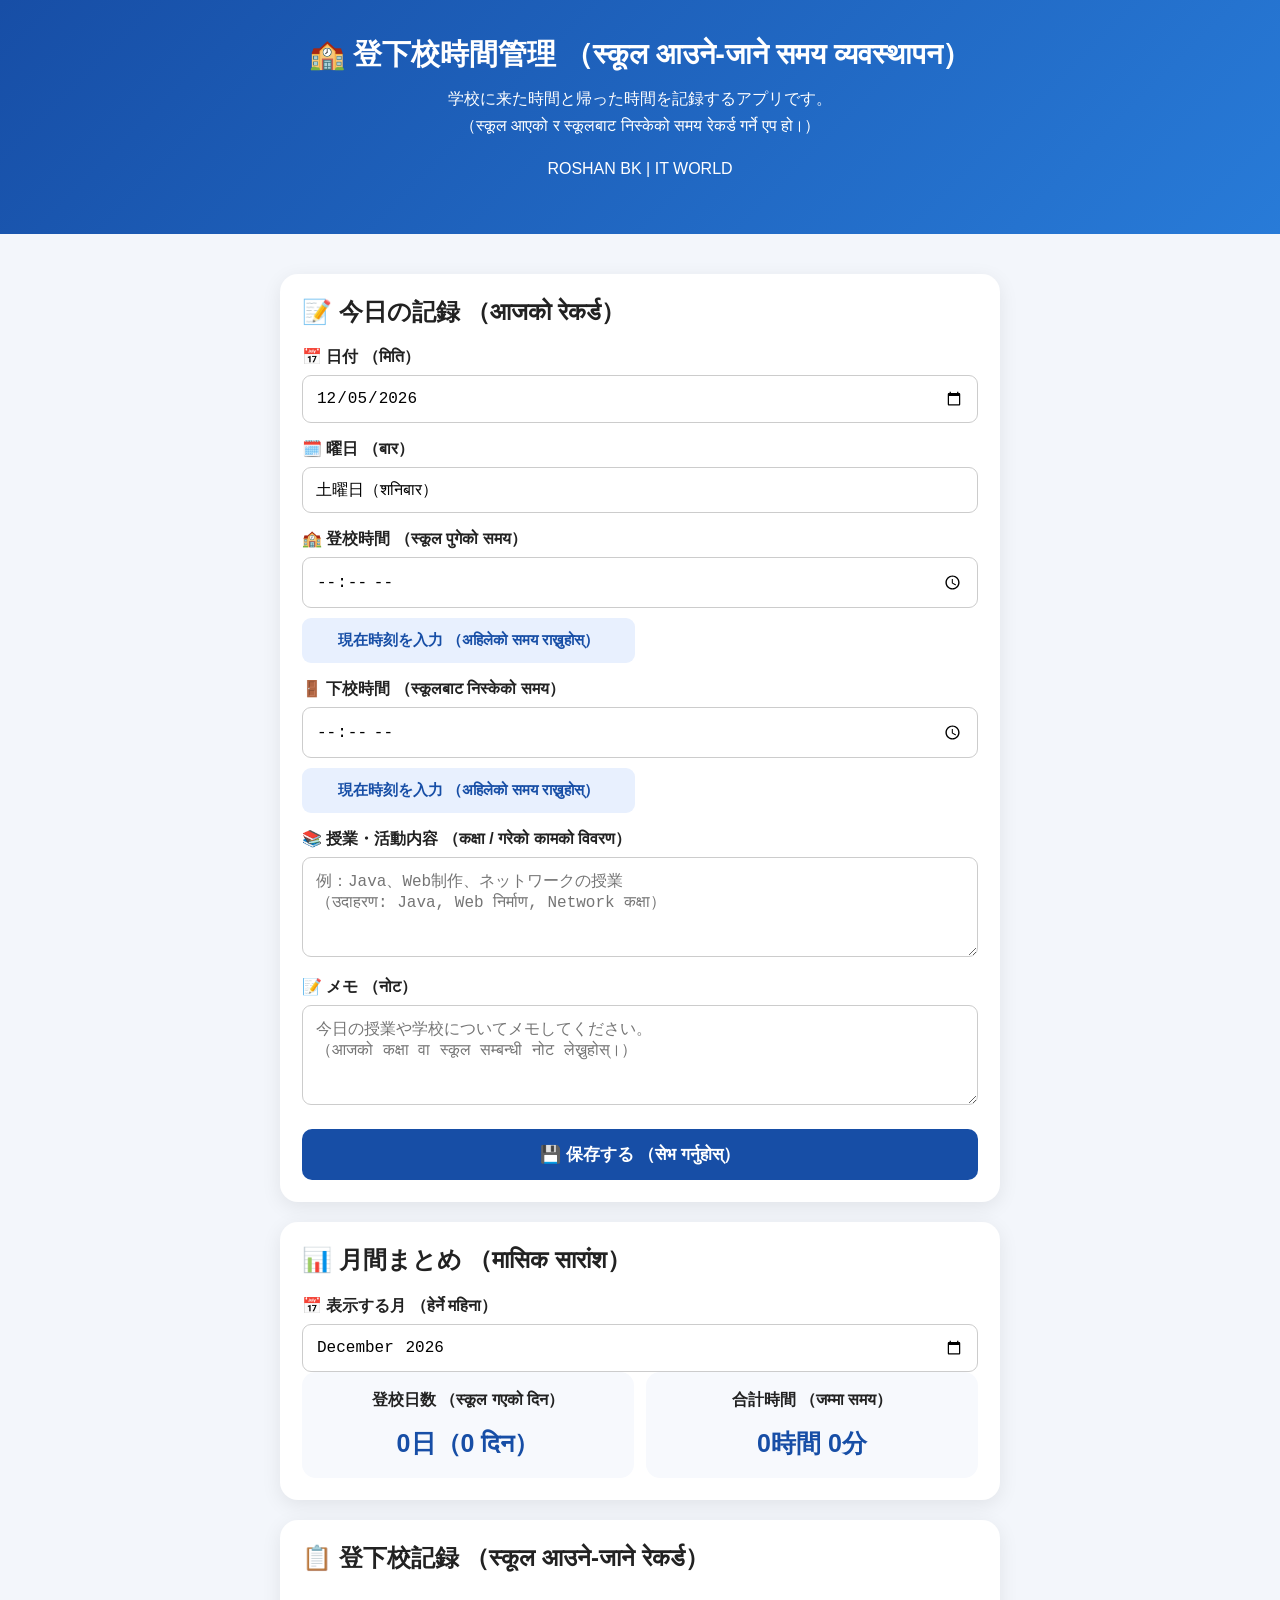
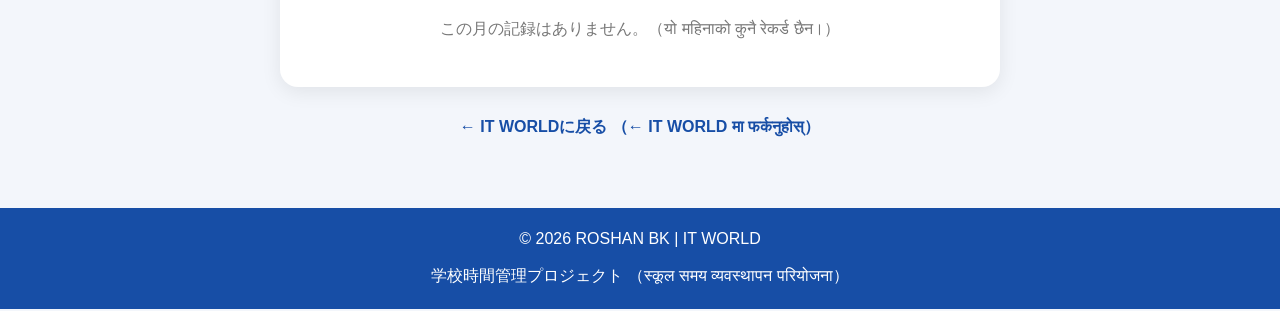
<file: school-attendance.html>
<!DOCTYPE html>
<html lang="ja">

<head>
<meta charset="UTF-8">
<meta name="viewport" content="width=device-width, initial-scale=1.0">

<title>登下校時間管理（स्कूल समय व्यवस्थापन）| ROSHAN BK</title>

<style>

* {
    box-sizing: border-box;
}

body {
    margin: 0;
    font-family: Arial, "Noto Sans JP", sans-serif;
    background: #f3f6fb;
    color: #222;
}

header {
    background: linear-gradient(135deg, #174ea6, #287bd8);
    color: white;
    text-align: center;
    padding: 35px 15px;
}

header h1 {
    margin: 0;
    font-size: 29px;
}

header p {
    margin-top: 10px;
    line-height: 1.7;
}

.container {
    max-width: 750px;
    margin: 25px auto;
    padding: 15px;
}

.card {
    background: white;
    padding: 22px;
    border-radius: 18px;
    margin-bottom: 20px;
    box-shadow: 0 5px 20px rgba(0,0,0,0.08);
}

h2 {
    margin-top: 0;
}

label {
    display: block;
    margin-top: 16px;
    margin-bottom: 7px;
    font-weight: bold;
}

input,
textarea,
select {
    width: 100%;
    padding: 13px;
    border: 1px solid #ccc;
    border-radius: 9px;
    font-size: 16px;
    background: white;
}

textarea {
    min-height: 100px;
    resize: vertical;
}

button {
    border: none;
    cursor: pointer;
    font-weight: bold;
}

.save-btn {
    width: 100%;
    padding: 14px;
    margin-top: 20px;
    border-radius: 10px;
    background: #174ea6;
    color: white;
    font-size: 17px;
}

.time-buttons {
    display: grid;
    grid-template-columns: 1fr 1fr;
    gap: 10px;
    margin-top: 10px;
}

.time-btn {
    padding: 13px;
    border-radius: 9px;
    background: #e8f0fe;
    color: #174ea6;
    font-size: 15px;
}

.summary {
    display: grid;
    grid-template-columns: 1fr 1fr;
    gap: 12px;
}

.summary-box {
    background: #f7f9fd;
    padding: 18px 8px;
    border-radius: 14px;
    text-align: center;
}

.summary-box h3 {
    margin-top: 0;
    font-size: 16px;
}

.summary-number {
    font-size: 25px;
    font-weight: bold;
    color: #174ea6;
}

.record {
    background: #f8faff;
    padding: 16px;
    border-radius: 12px;
    margin-top: 12px;
    border-left: 5px solid #174ea6;
}

.record-title {
    font-size: 18px;
    font-weight: bold;
    margin-bottom: 10px;
}

.record p {
    margin: 7px 0;
    line-height: 1.5;
}

.delete-btn {
    background: #d93025;
    color: white;
    padding: 8px 12px;
    border-radius: 7px;
    margin-top: 10px;
}

.empty {
    text-align: center;
    padding: 25px;
    color: #777;
}

.back {
    display: block;
    text-align: center;
    margin: 30px 0;
    color: #174ea6;
    text-decoration: none;
    font-weight: bold;
}

footer {
    background: #174ea6;
    color: white;
    text-align: center;
    padding: 22px;
}

@media(max-width:600px) {

    header h1 {
        font-size: 24px;
    }

    .container {
        padding: 10px;
    }

    .summary {
        grid-template-columns: 1fr 1fr;
    }

    .summary-box h3 {
        font-size: 14px;
    }

    .time-buttons {
        grid-template-columns: 1fr;
    }
}

</style>

</head>


<body>


<header>

<h1>
🏫 登下校時間管理
（स्कूल आउने-जाने समय व्यवस्थापन）
</h1>

<p>
学校に来た時間と帰った時間を記録するアプリです。<br>
（स्कूल आएको र स्कूलबाट निस्केको समय रेकर्ड गर्ने एप हो।）
</p>

<p>
ROSHAN BK | IT WORLD
</p>

</header>


<main class="container">


<!-- नयाँ रेकर्ड -->

<section class="card">

<h2>
📝 今日の記録
（आजको रेकर्ड）
</h2>


<label for="date">
📅 日付
（मिति）
</label>

<input
type="date"
id="date"
>


<label for="weekday">
🗓️ 曜日
（बार）
</label>

<input
type="text"
id="weekday"
readonly
>


<label for="arrivalTime">
🏫 登校時間
（स्कूल पुगेको समय）
</label>

<input
type="time"
id="arrivalTime"
>


<div class="time-buttons">

<button
type="button"
class="time-btn"
onclick="setCurrentTime('arrivalTime')">

現在時刻を入力
（अहिलेको समय राख्नुहोस्）

</button>

</div>


<label for="leaveTime">
🚪 下校時間
（स्कूलबाट निस्केको समय）
</label>

<input
type="time"
id="leaveTime"
>


<div class="time-buttons">

<button
type="button"
class="time-btn"
onclick="setCurrentTime('leaveTime')">

現在時刻を入力
（अहिलेको समय राख्नुहोस्）

</button>

</div>


<label for="classDetails">
📚 授業・活動内容
（कक्षा / गरेको कामको विवरण）
</label>

<textarea
id="classDetails"
placeholder="例：Java、Web制作、ネットワークの授業
（उदाहरण: Java, Web निर्माण, Network कक्षा）">
</textarea>


<label for="note">
📝 メモ
（नोट）
</label>

<textarea
id="note"
placeholder="今日の授業や学校についてメモしてください。
（आजको कक्षा वा स्कूल सम्बन्धी नोट लेख्नुहोस्।）">
</textarea>


<button
class="save-btn"
onclick="saveRecord()">

💾 保存する
（सेभ गर्नुहोस्）

</button>

</section>



<!-- मासिक summary -->

<section class="card">

<h2>
📊 月間まとめ
（मासिक सारांश）
</h2>


<label for="monthFilter">
📅 表示する月
（हेर्ने महिना）
</label>

<input
type="month"
id="monthFilter"
onchange="displayRecords()"
>


<div class="summary">

<div class="summary-box">

<h3>
登校日数
（स्कूल गएको दिन）
</h3>

<div
class="summary-number"
id="schoolDays">

0日

</div>

</div>


<div class="summary-box">

<h3>
合計時間
（जम्मा समय）
</h3>

<div
class="summary-number"
id="totalHours">

0時間

</div>

</div>

</div>

</section>



<!-- History -->

<section class="card">

<h2>
📋 登下校記録
（स्कूल आउने-जाने रेकर्ड）
</h2>

<div id="recordList">
</div>

</section>



<a
href="index.html"
class="back">

← IT WORLDに戻る
（← IT WORLD मा फर्कनुहोस्）

</a>


</main>



<footer>

© 2026 ROSHAN BK | IT WORLD

<br><br>

学校時間管理プロジェクト
（स्कूल समय व्यवस्थापन परियोजना）

</footer>



<script>


let records =
JSON.parse(
localStorage.getItem("schoolRecords")
) || [];



/* आजको मिति */

const today =
new Date().toISOString().split("T")[0];

document.getElementById("date").value =
today;



/* अहिलेको महिना */

document.getElementById("monthFilter").value =
today.slice(0,7);



/* Japanese + Nepali weekday */

function updateWeekday() {

const dateValue =
document.getElementById("date").value;

if (!dateValue) {
return;
}


const date =
new Date(dateValue + "T00:00:00");


const weekdays = [

"日曜日（आइतबार）",

"月曜日（सोमबार）",

"火曜日（मंगलबार）",

"水曜日（बुधबार）",

"木曜日（बिहीबार）",

"金曜日（शुक्रबार）",

"土曜日（शनिबार）"

];


document.getElementById("weekday").value =
weekdays[date.getDay()];

}


document
.getElementById("date")
.addEventListener(
"change",
updateWeekday
);


updateWeekday();



/* अहिलेको समय automatic राख्ने */

function setCurrentTime(inputId) {

const now =
new Date();


const hours =
String(now.getHours()).padStart(2,"0");


const minutes =
String(now.getMinutes()).padStart(2,"0");


document
.getElementById(inputId)
.value =
hours + ":" + minutes;

}



/* School मा बसेको समय calculate */

function calculateMinutes(start, end) {

if (!start || !end) {
return 0;
}


const startParts =
start.split(":");


const endParts =
end.split(":");


const startMinutes =
Number(startParts[0]) * 60
+
Number(startParts[1]);


const endMinutes =
Number(endParts[0]) * 60
+
Number(endParts[1]);


let difference =
endMinutes - startMinutes;


if (difference < 0) {

difference += 24 * 60;

}


return difference;

}



/* Minute लाई hour/minute बनाउने */

function formatDuration(minutes) {

const hours =
Math.floor(minutes / 60);


const mins =
minutes % 60;


return (
hours
+
"時間 "
+
mins
+
"分"
+
"（"
+
hours
+
" घण्टा "
+
mins
+
" मिनेट）"
);

}



/* Save record */

function saveRecord() {

const date =
document
.getElementById("date")
.value;


const weekday =
document
.getElementById("weekday")
.value;


const arrivalTime =
document
.getElementById("arrivalTime")
.value;


const leaveTime =
document
.getElementById("leaveTime")
.value;


const classDetails =
document
.getElementById("classDetails")
.value
.trim();


const note =
document
.getElementById("note")
.value
.trim();



if (
date === "" ||
arrivalTime === "" ||
leaveTime === ""
) {

alert(
"日付・登校時間・下校時間を入力してください。\n"
+
"（कृपया मिति, स्कूल पुगेको समय र निस्केको समय भर्नुहोस्।）"
);

return;

}



const duration =
calculateMinutes(
arrivalTime,
leaveTime
);



const record = {

id: Date.now(),

date: date,

weekday: weekday,

arrivalTime: arrivalTime,

leaveTime: leaveTime,

duration: duration,

classDetails: classDetails,

note: note

};



records.push(record);



localStorage.setItem(
"schoolRecords",
JSON.stringify(records)
);



document
.getElementById("arrivalTime")
.value = "";


document
.getElementById("leaveTime")
.value = "";


document
.getElementById("classDetails")
.value = "";


document
.getElementById("note")
.value = "";



alert(
"保存しました。\n"
+
"（रेकर्ड सेभ भयो।）"
);



displayRecords();

}



/* Delete */

function deleteRecord(id) {

const answer =
confirm(
"この記録を削除しますか？\n"
+
"（के तपाईं यो रेकर्ड हटाउन चाहनुहुन्छ?）"
);


if (!answer) {
return;
}



records =
records.filter(
record => record.id !== id
);



localStorage.setItem(
"schoolRecords",
JSON.stringify(records)
);



displayRecords();

}



/* Record display */

function displayRecords() {

const list =
document
.getElementById("recordList");


list.innerHTML = "";



const selectedMonth =
document
.getElementById("monthFilter")
.value;



const monthlyRecords =
records
.filter(record =>

record.date.startsWith(selectedMonth)

)
.sort((a,b) =>

b.date.localeCompare(a.date)

);



let totalMinutes = 0;



monthlyRecords.forEach(record => {

totalMinutes +=
Number(record.duration);



const div =
document.createElement("div");


div.className =
"record";



const title =
document.createElement("div");


title.className =
"record-title";


title.textContent =
"📅 "
+
record.date
+
" "
+
record.weekday;



const time =
document.createElement("p");


time.textContent =
"🏫 登校時間（स्कूल पुगेको समय）: "
+
record.arrivalTime
+
"　→　"
+
"🚪 下校時間（निस्केको समय）: "
+
record.leaveTime;



const duration =
document.createElement("p");


duration.textContent =
"⏱️ 学校にいた時間（स्कूलमा बसेको समय）: "
+
formatDuration(
Number(record.duration)
);



const classText =
document.createElement("p");


classText.textContent =
"📚 授業・活動内容（कक्षा / गतिविधि）: "
+
(
record.classDetails ||
"記録なし（रेकर्ड छैन）"
);



const note =
document.createElement("p");


note.textContent =
"📝 メモ（नोट）: "
+
(
record.note ||
"なし（छैन）"
);



const deleteButton =
document.createElement("button");


deleteButton.className =
"delete-btn";


deleteButton.textContent =
"削除（हटाउनुहोस्）";


deleteButton.onclick =
function() {

deleteRecord(record.id);

};



div.appendChild(title);

div.appendChild(time);

div.appendChild(duration);

div.appendChild(classText);

div.appendChild(note);

div.appendChild(deleteButton);


list.appendChild(div);

});



if (monthlyRecords.length === 0) {

const empty =
document.createElement("div");


empty.className =
"empty";


empty.textContent =
"この月の記録はありません。"
+
"（यो महिनाको कुनै रेकर्ड छैन।）";


list.appendChild(empty);

}



/* School days */

document
.getElementById("schoolDays")
.textContent =
monthlyRecords.length
+
"日（"
+
monthlyRecords.length
+
" दिन）";



/* Total time */

const totalH =
Math.floor(
totalMinutes / 60
);


const totalM =
totalMinutes % 60;


document
.getElementById("totalHours")
.textContent =
totalH
+
"時間 "
+
totalM
+
"分";

}



displayRecords();


</script>

</body>

</html>
</file>
<file: style.css>
* {
    box-sizing: border-box;
    scroll-behavior: smooth;
}

body {
    margin: 0;
    font-family: Arial, "Noto Sans JP", sans-serif;
    background: #f4f7fb;
    color: #222;
    line-height: 1.8;
}

/* Header */
header {
    background: linear-gradient(135deg, #0d47a1, #1976d2);
    color: white;
    text-align: center;
    padding: 60px 20px;
}

header h1 {
    margin: 0;
    font-size: 48px;
}

header p {
    margin: 5px 0;
    font-size: 22px;
}

header .tagline {
    font-size: 16px;
    opacity: 0.9;
}

/* Navigation */
nav {
    background: #ffffff;
    text-align: center;
    padding: 15px 10px;
    position: sticky;
    top: 0;
    z-index: 100;
    box-shadow: 0 2px 10px rgba(0,0,0,0.08);
}

nav a {
    color: #0d47a1;
    text-decoration: none;
    font-weight: bold;
    margin: 5px 15px;
    display: inline-block;
}

nav a:hover {
    color: #1976d2;
}

/* Main */
main {
    max-width: 1000px;
    margin: auto;
    padding: 20px;
}

section {
    padding: 35px 0;
}

h2 {
    color: #0d47a1;
    border-left: 6px solid #1976d2;
    padding-left: 15px;
    font-size: 30px;
}

/* Cards */
.card {
    background: white;
    padding: 25px;
    border-radius: 14px;
    box-shadow: 0 5px 20px rgba(0,0,0,0.08);
    margin-top: 20px;
}

.card h3 {
    color: #0d47a1;
}

/* Skills */
.skills {
    display: grid;
    grid-template-columns: repeat(3, 1fr);
    gap: 20px;
}

.skill-card {
    background: white;
    padding: 25px 20px;
    border-radius: 14px;
    box-shadow: 0 5px 20px rgba(0,0,0,0.08);
    transition: 0.3s;
}

.skill-card:hover {
    transform: translateY(-5px);
}

.skill-card h3 {
    color: #1976d2;
    margin-top: 0;
}

/* Buttons */
.button {
    display: inline-block;
    background: #0d47a1;
    color: white;
    text-decoration: none;
    padding: 11px 22px;
    border-radius: 8px;
    margin-top: 10px;
    font-weight: bold;
}

.button:hover {
    background: #1976d2;
}

/* Footer */
footer {
    background: #0d47a1;
    color: white;
    text-align: center;
    padding: 25px 15px;
    margin-top: 40px;
}

/* Mobile */
@media (max-width: 700px) {

    header {
        padding: 45px 15px;
    }

    header h1 {
        font-size: 38px;
    }

    header p {
        font-size: 18px;
    }

    nav a {
        margin: 4px 7px;
        font-size: 14px;
    }

    main {
        padding: 15px;
    }

    h2 {
        font-size: 25px;
    }

    .skills {
        grid-template-columns: 1fr;
    }

    .card,
    .skill-card {
        padding: 20px;
    }
}
.profile-photo {
    width: 180px;
    height: 180px;
    object-fit: cover;
    object-position: center 25%;
    border-radius: 50%;
    display: block;
    margin: 0 auto 25px;
    border: 5px solid white;
    box-shadow: 0 6px 20px rgba(0, 0, 0, 0.18);
}
/* Skills Professional Design */
.skills {
    display: grid;
    grid-template-columns: repeat(2, 1fr);
    gap: 20px;
}

.skill-card {
    background: white;
    padding: 25px;
    border-radius: 15px;
    box-shadow: 0 5px 15px rgba(0,0,0,0.08);
    transition: 0.3s;
}

.skill-card h3 {
    color: #0d47a1;
    margin-top: 0;
    font-size: 22px;
}

.skill-card:hover {
    transform: translateY(-5px);
}

@media (max-width: 600px) {
    .skills {
        grid-template-columns: 1fr;
    }
}
/* ===== Contact Form ===== */

.contact-form {
    margin-top: 25px;
    display: flex;
    flex-direction: column;
    gap: 12px;
}

.contact-form label {
    font-weight: bold;
    color: #333;
}

.contact-form input,
.contact-form textarea {
    width: 100%;
    padding: 12px;
    border: 1px solid #ccc;
    border-radius: 8px;
    font-size: 16px;
    box-sizing: border-box;
}

.contact-form input:focus,
.contact-form textarea:focus {
    outline: none;
    border-color: #0077cc;
}

.contact-form textarea {
    resize: vertical;
}

.contact-form button {
    border: none;
    cursor: pointer;
    margin-top: 10px;
}

/* Smartphone */
@media (max-width: 600px) {
    .contact-form input,
    .contact-form textarea {
        font-size: 16px;
    }

    .contact-form button {
        width: 100%;
    }
}
/* ===== Mobile Navigation ===== */
@media (max-width: 600px) {

    nav {
        display: flex;
        flex-wrap: wrap;
        justify-content: center;
        gap: 8px;
        padding: 12px 8px;
    }

    nav a {
        font-size: 14px;
        padding: 8px 10px;
    }

    section {
        padding-left: 15px;
        padding-right: 15px;
    }

    .card {
        width: 100%;
        box-sizing: border-box;
    }
}
</file>
